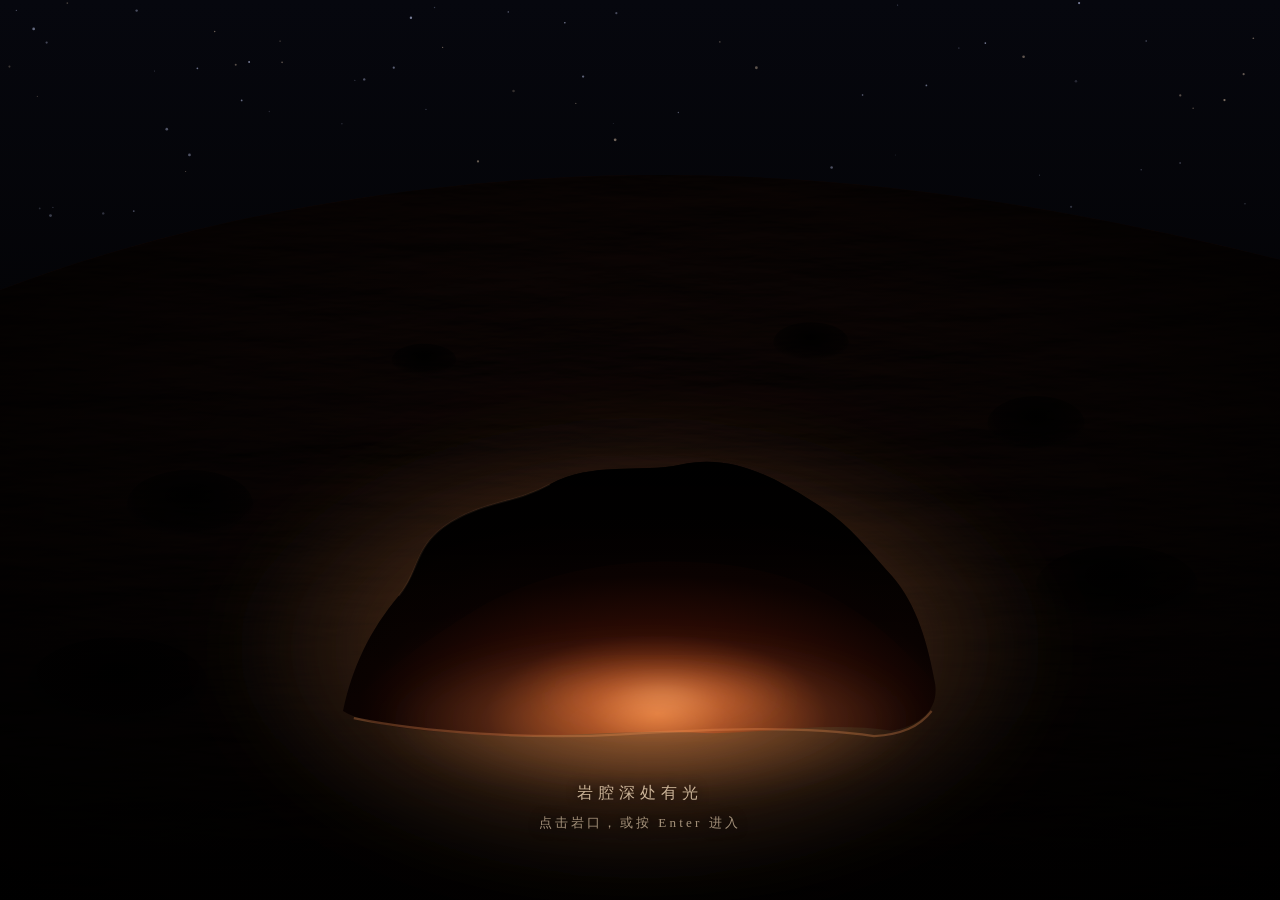
<file: index.html>
<!doctype html>
<html lang="zh-Hans">
<head>
<meta charset="utf-8">
<meta name="viewport" content="width=device-width, initial-scale=1">
<title>岁月史书 · Chronicles of Time</title>
<meta name="description" content="致敬《成龙历险记》的非官方静态演示。">
<meta name="color-scheme" content="dark">
<link rel="stylesheet" href="style.css">
<link rel="stylesheet" href="world.css">
</head>
<body class="scene-entrance book-table">

<!-- 共享 SVG 滤镜：砂岩、石台纹理（全部为程序生成的原创纹理） -->
<svg class="defs" width="0" height="0" aria-hidden="true" focusable="false">
  <defs>
    <filter id="f-sandstone" x="0" y="0" width="100%" height="100%" color-interpolation-filters="sRGB">
      <feTurbulence type="fractalNoise" baseFrequency="0.0055 0.012" numOctaves="7" seed="11" result="n"/>
      <feDiffuseLighting in="n" surfaceScale="4" diffuseConstant="1.05" lighting-color="#ffd0a0" result="lit">
        <feDistantLight azimuth="225" elevation="36"/>
      </feDiffuseLighting>
      <feFlood flood-color="#9a3b1a" result="base"/>
      <feBlend in="lit" in2="base" mode="multiply"/>
    </filter>
    <filter id="f-sandstone-night" x="0" y="0" width="100%" height="100%" color-interpolation-filters="sRGB">
      <feTurbulence type="fractalNoise" baseFrequency="0.0035 0.02" numOctaves="6" seed="4" result="n"/>
      <feDiffuseLighting in="n" surfaceScale="6" diffuseConstant="0.9" lighting-color="#7d7290" result="lit">
        <feDistantLight azimuth="270" elevation="42"/>
      </feDiffuseLighting>
      <feFlood flood-color="#5a2414" result="base"/>
      <feBlend in="lit" in2="base" mode="multiply"/>
    </filter>
    <filter id="f-stone" x="0" y="0" width="100%" height="100%" color-interpolation-filters="sRGB">
      <feTurbulence type="fractalNoise" baseFrequency="0.035 0.07" numOctaves="5" seed="23" result="n"/>
      <feDiffuseLighting in="n" surfaceScale="2.6" diffuseConstant="1" lighting-color="#eab894" result="lit">
        <feDistantLight azimuth="235" elevation="48"/>
      </feDiffuseLighting>
      <feFlood flood-color="#7a3820" result="base"/>
      <feBlend in="lit" in2="base" mode="multiply"/>
    </filter>
    <filter id="f-soft" x="-30%" y="-30%" width="160%" height="160%">
      <feGaussianBlur stdDeviation="16"/>
    </filter>
    <filter id="f-softer" x="-50%" y="-50%" width="200%" height="200%">
      <feGaussianBlur stdDeviation="40"/>
    </filter>
  </defs>
</svg>

<main id="app">

  <!-- ===== 石室 ===== -->
  <section id="chamber" class="scene" aria-label="乌鲁鲁岩腔石室" data-t-aria="chamberLabel">
    <svg class="chamber-art" viewBox="0 0 1600 1000" preserveAspectRatio="xMidYMid slice" aria-hidden="true" focusable="false">
      <defs>
        <radialGradient id="g-room-light" cx="48%" cy="58%" r="62%">
          <stop offset="0" stop-color="#000" stop-opacity="0"/>
          <stop offset="0.4" stop-color="#0a0201" stop-opacity="0.38"/>
          <stop offset="0.78" stop-color="#050100" stop-opacity="0.9"/>
          <stop offset="1" stop-color="#000" stop-opacity="0.96"/>
        </radialGradient>
        <linearGradient id="g-ceiling" x1="0" y1="0" x2="0" y2="1">
          <stop offset="0" stop-color="#050100" stop-opacity="0.97"/>
          <stop offset="1" stop-color="#140402" stop-opacity="0.72"/>
        </linearGradient>
        <linearGradient id="g-floor" x1="0" y1="0" x2="0" y2="1">
          <stop offset="0" stop-color="#3a1206" stop-opacity="0.55"/>
          <stop offset="1" stop-color="#050100" stop-opacity="0.96"/>
        </linearGradient>
        <linearGradient id="g-shaft" x1="0" y1="0" x2="0.35" y2="1">
          <stop offset="0" stop-color="#ffcf98" stop-opacity="0.04"/>
          <stop offset="0.14" stop-color="#ffcf98" stop-opacity="0.24"/>
          <stop offset="0.55" stop-color="#ffb070" stop-opacity="0.16"/>
          <stop offset="1" stop-color="#ff9a5a" stop-opacity="0.14"/>
        </linearGradient>
        <radialGradient id="g-pool" cx="50%" cy="50%" r="50%">
          <stop offset="0" stop-color="#ffb070" stop-opacity="0.42"/>
          <stop offset="1" stop-color="#ffb070" stop-opacity="0"/>
        </radialGradient>
        <radialGradient id="g-crack" cx="50%" cy="50%" r="50%">
          <stop offset="0" stop-color="#fff1d6" stop-opacity="1"/>
          <stop offset="0.5" stop-color="#ffc98a" stop-opacity="0.6"/>
          <stop offset="1" stop-color="#ff9a50" stop-opacity="0"/>
        </radialGradient>
        <radialGradient id="g-hollow" cx="50%" cy="40%" r="60%">
          <stop offset="0" stop-color="#0b0200" stop-opacity="0.9"/>
          <stop offset="0.7" stop-color="#1a0602" stop-opacity="0.45"/>
          <stop offset="1" stop-color="#1a0602" stop-opacity="0"/>
        </radialGradient>
      </defs>
      <rect width="1600" height="1000" filter="url(#f-sandstone)"/>
      <!-- 蜂窝状风蚀小洞 -->
      <g class="tafoni">
        <ellipse cx="200" cy="470" rx="80" ry="44" fill="url(#g-hollow)"/>
        <ellipse cx="1330" cy="430" rx="96" ry="52" fill="url(#g-hollow)"/>
        <ellipse cx="1240" cy="600" rx="52" ry="30" fill="url(#g-hollow)"/>
        <ellipse cx="300" cy="650" rx="60" ry="34" fill="url(#g-hollow)"/>
        <ellipse cx="1460" cy="700" rx="70" ry="40" fill="url(#g-hollow)"/>
        <ellipse cx="1080" cy="330" rx="40" ry="22" fill="url(#g-hollow)"/>
      </g>
      <!-- 地面光斑 -->
      <ellipse class="pool" cx="800" cy="800" rx="420" ry="110" fill="url(#g-pool)" filter="url(#f-soft)"/>
      <path d="M0 1000 V800 C280 760 560 748 800 750 C1060 752 1330 770 1600 820 V1000 Z" fill="url(#g-floor)"/>
      <rect width="1600" height="1000" fill="url(#g-room-light)"/>
      <!-- 顶部的岩檐 -->
      <path d="M0 0 H1600 V300 C1500 220 1380 168 1220 140 C1060 112 900 112 760 124 C640 134 560 120 500 136 C430 154 330 196 230 250 C140 298 70 350 0 400 Z" fill="url(#g-ceiling)"/>
      <!-- 岩檐上的裂隙：光的来处 -->
      <ellipse cx="462" cy="128" rx="70" ry="18" fill="url(#g-crack)" filter="url(#f-soft)" class="crack-glow" opacity="0.35"/>
      <path d="M390 120 C420 112 448 116 470 122 C492 128 512 126 534 134 C510 140 488 138 466 136 C440 134 414 132 390 120 Z" fill="#e89a62" fill-opacity="0.18" class="crack"/>
      <!-- 光柱 -->
      <polygon class="shaft" points="400,128 526,134 990,790 610,790" fill="url(#g-shaft)" filter="url(#f-softer)"/>
      <polygon class="shaft core" points="440,130 500,134 880,780 720,780" fill="url(#g-shaft)" filter="url(#f-soft)"/>
    </svg>

    <canvas id="dust" aria-hidden="true"></canvas>

    <!-- 石台 -->
    <div class="pedestal" aria-hidden="true">
      <svg viewBox="0 0 600 420" preserveAspectRatio="none" focusable="false">
        <defs>
          <clipPath id="c-top"><path d="M64 122 C118 78 486 74 536 116 C566 140 552 172 522 182 C420 208 180 208 78 184 C46 174 38 142 64 122 Z"/></clipPath>
          <clipPath id="c-front"><path d="M78 184 C180 208 420 208 522 182 C530 240 540 320 548 392 C430 420 170 420 52 392 C60 320 70 240 78 184 Z"/></clipPath>
          <linearGradient id="g-front-shade" x1="0" y1="0" x2="0" y2="1">
            <stop offset="0" stop-color="#1a0602" stop-opacity="0.1"/>
            <stop offset="1" stop-color="#050100" stop-opacity="0.8"/>
          </linearGradient>
          <linearGradient id="g-front-side" x1="0" y1="0" x2="1" y2="0">
            <stop offset="0" stop-color="#000" stop-opacity="0.65"/>
            <stop offset="0.35" stop-color="#000" stop-opacity="0"/>
            <stop offset="0.7" stop-color="#000" stop-opacity="0.15"/>
            <stop offset="1" stop-color="#000" stop-opacity="0.75"/>
          </linearGradient>
          <radialGradient id="g-top-shade" cx="40%" cy="35%" r="70%">
            <stop offset="0" stop-color="#ffcf9a" stop-opacity="0.12"/>
            <stop offset="0.6" stop-color="#2a0c04" stop-opacity="0.25"/>
            <stop offset="1" stop-color="#140402" stop-opacity="0.7"/>
          </radialGradient>
          <linearGradient id="g-ped-top" x1="0" y1="0" x2="0" y2="1"><stop offset="0" stop-color="#3e170a"/><stop offset="1" stop-color="#6e3019"/></linearGradient>
          <linearGradient id="g-ped-front" x1="0" y1="0" x2="0" y2="1"><stop offset="0" stop-color="#5a2412"/><stop offset="1" stop-color="#1a0703"/></linearGradient>
          <radialGradient id="g-ped-shadow" cx="50%" cy="50%" r="50%">
            <stop offset="0" stop-color="#000" stop-opacity="0.9"/>
            <stop offset="1" stop-color="#000" stop-opacity="0"/>
          </radialGradient>
        </defs>
        <ellipse cx="300" cy="396" rx="300" ry="34" fill="url(#g-ped-shadow)"/>
        <g clip-path="url(#c-front)">
          <rect width="600" height="420" fill="url(#g-ped-front)"/>
          <rect width="600" height="420" filter="url(#f-stone)" opacity="0.4"/>
          <rect width="600" height="420" fill="url(#g-front-shade)"/>
          <rect width="600" height="420" fill="url(#g-front-side)"/>
          <path d="M60 300 C200 318 400 316 544 296" stroke="#000" stroke-opacity="0.25" stroke-width="3" fill="none"/>
          <path d="M70 250 C220 262 380 262 534 246" stroke="#000" stroke-opacity="0.18" stroke-width="2" fill="none"/>
        </g>
        <g clip-path="url(#c-top)">
          <rect width="600" height="420" fill="url(#g-ped-top)"/>
          <rect width="600" height="420" filter="url(#f-stone)" opacity="0.5"/>
          <rect width="600" height="420" fill="url(#g-top-shade)"/>
        </g>
        <path d="M78 184 C180 208 420 208 522 182" stroke="#ffc896" stroke-opacity="0.3" stroke-width="2" fill="none"/>
        <path d="M64 122 C118 78 486 74 536 116" stroke="#ffe0b8" stroke-opacity="0.18" stroke-width="1.5" fill="none"/>
      </svg>
    </div>

    <!-- 书 -->
    <div class="stage" id="stage">
      <div class="rig" id="rig">
        <div class="book-shadow" aria-hidden="true"></div>
        <div class="edge edge-front edge-front-r" aria-hidden="true"></div>
        <div class="edge edge-front edge-front-l" aria-hidden="true"></div>
        <div class="edge edge-side edge-side-r" aria-hidden="true"></div>
        <div class="edge edge-side edge-side-l" aria-hidden="true"></div>

        <div class="book" id="book" role="region" aria-label="岁月史书" data-t-aria="bookLabel">
          <div class="leaves" id="leaves">
            <div class="board-back" aria-hidden="true"></div>
            <div class="stack stack-r" aria-hidden="true"></div>
            <div class="stack stack-l" aria-hidden="true"></div>
            <!-- 书页由 app.js 生成 -->
            <div class="rot-veins" id="veins" aria-hidden="true"></div>
            <div class="gutter" aria-hidden="true"></div>
            <div class="cast" id="cast" aria-hidden="true"></div>
          </div>
          <div class="book-light book-light-r" aria-hidden="true"></div>
          <div class="book-light book-light-l" aria-hidden="true"></div>

          <button type="button" class="corner corner-prev" id="corner-prev" aria-label="翻回上一页" data-t-aria="cornerPrev"></button>
          <button type="button" class="corner corner-next" id="corner-next" aria-label="翻到下一页" data-t-aria="cornerNext"></button>

          <button type="button" class="ribbon" id="ribbon" aria-label="Switch to English" data-t-aria="ribbonLabel">
            <span class="ribbon-silk"><span class="ribbon-text" data-t="ribbon">EN</span></span>
          </button>

          <button type="button" class="cover-hit" id="cover-hit" aria-label="翻开岁月史书" data-t-aria="coverLabel"></button>
        </div>
      </div>
    </div>

    <div class="vignette" aria-hidden="true"></div>
    <div class="dread" aria-hidden="true"></div>

    <p class="hint chamber-hint" id="chamber-hint">
      <span data-t="chamberHint1">石台上有一本书</span>
      <span class="hint-key" data-t="chamberHint2">点击书，或按 Enter 翻开</span>
    </p>

    <div class="controls" id="controls" role="group" aria-label="翻阅" data-t-aria="navLabel">
      <button type="button" class="ctl" id="btn-prev"><span aria-hidden="true">‹ </span><span data-t="prev">前页</span></button>
      <span class="indicator" id="indicator">第 1 / 5 对页</span>
      <button type="button" class="ctl" id="btn-next"><span data-t="next">后页</span><span aria-hidden="true"> ›</span></button>
      <span class="ctl-sep" aria-hidden="true">·</span>
      <button type="button" class="ctl" id="btn-close" data-t="close">合上书</button>
    </div>
    <p class="keys" id="keys" data-t="keys">← → 翻页　按住落笔　Esc 合上</p>
  </section>

  <!-- ===== 入洞 ===== -->
  <section id="entrance" class="scene" aria-label="岩腔入口" data-t-aria="entranceLabel">
    <button type="button" class="cave-btn" id="cave-btn" aria-label="进入岩腔" data-t-aria="caveLabel">
      <svg class="entrance-art" viewBox="0 0 1600 1000" preserveAspectRatio="xMidYMid slice" aria-hidden="true" focusable="false">
        <defs>
          <linearGradient id="g-sky" x1="0" y1="0" x2="0" y2="1">
            <stop offset="0" stop-color="#06070e"/>
            <stop offset="0.4" stop-color="#030305"/>
            <stop offset="1" stop-color="#000"/>
          </linearGradient>
          <clipPath id="c-rock"><path d="M0 1000 V360 C170 280 420 214 700 198 C980 182 1270 222 1600 312 V1000 Z"/></clipPath>
          <linearGradient id="g-rock-fade" x1="0" y1="0" x2="0" y2="1">
            <stop offset="0" stop-color="#000" stop-opacity="0.15"/>
            <stop offset="0.5" stop-color="#000" stop-opacity="0.55"/>
            <stop offset="1" stop-color="#000" stop-opacity="0.92"/>
          </linearGradient>
          <radialGradient id="g-rock-side" cx="50%" cy="62%" r="60%">
            <stop offset="0" stop-color="#000" stop-opacity="0"/>
            <stop offset="1" stop-color="#000" stop-opacity="0.9"/>
          </radialGradient>
          <radialGradient id="g-mouth" cx="53%" cy="92%" r="72%">
            <stop offset="0" stop-color="#c8642c"/>
            <stop offset="0.16" stop-color="#7e2e10"/>
            <stop offset="0.4" stop-color="#2c0b04"/>
            <stop offset="0.7" stop-color="#0b0201"/>
            <stop offset="1" stop-color="#030100"/>
          </radialGradient>
          <radialGradient id="g-deep" cx="50%" cy="50%" r="50%">
            <stop offset="0" stop-color="#ffc58a" stop-opacity="0.85"/>
            <stop offset="0.5" stop-color="#e0703a" stop-opacity="0.35"/>
            <stop offset="1" stop-color="#e0703a" stop-opacity="0"/>
          </radialGradient>
          <linearGradient id="g-lip" x1="0" y1="0" x2="0" y2="1">
            <stop offset="0" stop-color="#000" stop-opacity="0.95"/>
            <stop offset="0.5" stop-color="#000" stop-opacity="0.35"/>
            <stop offset="1" stop-color="#000" stop-opacity="0"/>
          </linearGradient>
          <radialGradient id="g-spill" cx="50%" cy="50%" r="50%">
            <stop offset="0" stop-color="#ff9a52" stop-opacity="0.45"/>
            <stop offset="1" stop-color="#ff9a52" stop-opacity="0"/>
          </radialGradient>
          <radialGradient id="g-pit" cx="50%" cy="38%" r="60%">
            <stop offset="0" stop-color="#000" stop-opacity="0.95"/>
            <stop offset="0.75" stop-color="#000" stop-opacity="0.5"/>
            <stop offset="1" stop-color="#000" stop-opacity="0"/>
          </radialGradient>
        </defs>
        <rect width="1600" height="1000" fill="url(#g-sky)"/>
        <g id="stars"></g>
        <g clip-path="url(#c-rock)">
          <rect width="1600" height="1000" filter="url(#f-sandstone-night)"/>
          <rect width="1600" height="1000" fill="url(#g-rock-fade)"/>
          <rect width="1600" height="1000" fill="url(#g-rock-side)"/>
          <ellipse cx="300" cy="560" rx="70" ry="38" fill="url(#g-pit)"/>
          <ellipse cx="1240" cy="470" rx="54" ry="30" fill="url(#g-pit)"/>
          <ellipse cx="1330" cy="650" rx="90" ry="44" fill="url(#g-pit)"/>
          <ellipse cx="220" cy="760" rx="100" ry="52" fill="url(#g-pit)"/>
          <ellipse cx="990" cy="380" rx="42" ry="22" fill="url(#g-pit)"/>
          <ellipse cx="560" cy="400" rx="36" ry="18" fill="url(#g-pit)"/>
          <ellipse class="mouth-spill" cx="800" cy="720" rx="460" ry="250" fill="url(#g-spill)" filter="url(#f-softer)"/>
        </g>
        <!-- 岩口 -->
        <g class="mouth">
          <path d="M470 790 C480 742 500 700 532 662 C556 634 548 606 590 580 C630 556 660 560 700 538 C748 512 800 526 846 516 C902 504 948 530 990 556 C1030 580 1046 602 1080 640 C1108 672 1120 716 1128 760 C1132 790 1110 806 1080 812 C1000 800 930 818 860 814 C780 810 700 822 620 816 C560 812 500 808 470 790 Z" fill="url(#g-mouth)"/>
          <ellipse cx="826" cy="776" rx="150" ry="30" fill="url(#g-deep)" filter="url(#f-soft)" class="mouth-deep"/>
          <path d="M470 790 C480 742 500 700 532 662 C556 634 548 606 590 580 C630 556 660 560 700 538 C748 512 800 526 846 516 C902 504 948 530 990 556 C1030 580 1046 602 1080 640 C1108 672 1120 716 1128 760 C1060 680 990 640 900 628 C800 616 700 630 620 676 C560 712 510 750 470 790 Z" fill="url(#g-lip)"/>
          <path d="M482 798 C560 814 680 822 780 816 C880 810 980 806 1060 818 C1090 816 1110 808 1124 790" stroke="#ff9a5a" stroke-opacity="0.28" stroke-width="2.5" fill="none"/>
          <path d="M532 662 C556 634 548 606 590 580 C630 556 660 560 700 538" stroke="#ffb27a" stroke-opacity="0.07" stroke-width="2" fill="none"/>
        </g>
        <ellipse class="mouth-glow" cx="812" cy="800" rx="300" ry="90" fill="url(#g-spill)" filter="url(#f-soft)"/>
      </svg>
    </button>
    <p class="hint entrance-hint" aria-hidden="true">
      <span data-t="enterHint1">岩腔深处有光</span>
      <span class="hint-key" data-t="enterHint2">点击岩口，或按 Enter 进入</span>
    </p>
  </section>

  <section id="world" class="w-root" hidden></section>

  <p class="portrait-note" data-t="portrait">横置屏幕或放宽窗口，书页更易读。</p>
  <div id="live" class="sr-only" aria-live="polite" aria-atomic="true"></div>
</main>

<noscript><p class="noscript">此演示需要启用 JavaScript。This demo needs JavaScript.</p></noscript>
<script src="world.js"></script>
<script src="app.js"></script>
</body>
</html>
</file>
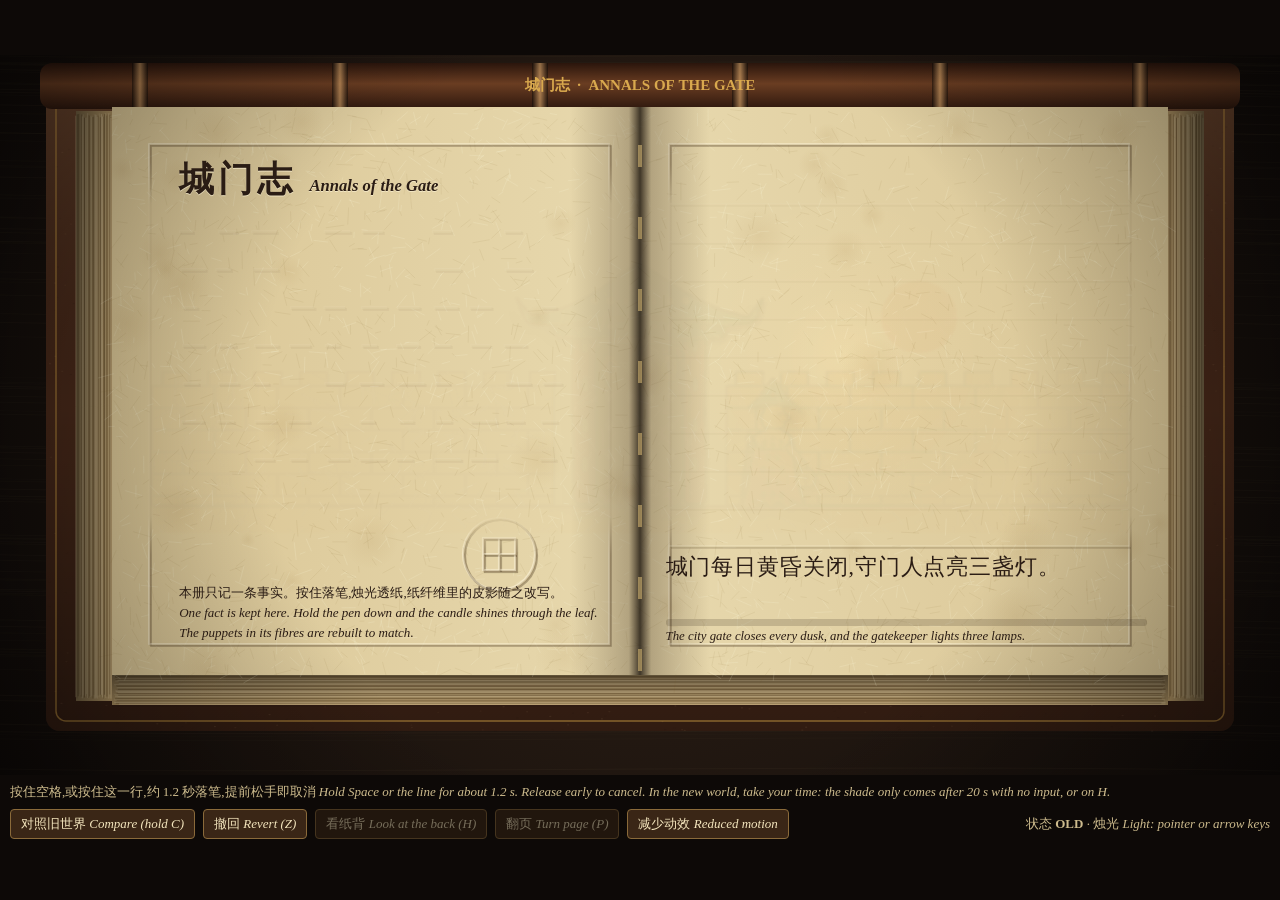
<file: rewrite-book-shadow/index.html>
<!doctype html>
<html lang="zh-CN">
<head>
<meta charset="utf-8">
<meta name="viewport" content="width=device-width, initial-scale=1">
<title>古书与皮影:纸页里的守门人 / Book and Shadow: the Gatekeeper in the Paper</title>
<link rel="stylesheet" href="style.css">
</head>
<body data-state="OLD" data-reduced="false" data-compare="false">
<main id="room">
  <div id="bookWrap">
    <canvas id="stage" width="1280" height="720" role="img" aria-label="一本打开的线装古书,烛光透过纸页 An open thread-bound book with candlelight shining through the paper"></canvas>
    <h1 id="title" class="ov">城门志 <small>Annals of the Gate</small></h1>
    <p id="meta" class="ov">本册只记一条事实。按住落笔,烛光透纸,纸纤维里的皮影随之改写。<br><i>One fact is kept here. Hold the pen down and the candle shines through the leaf. The puppets in its fibres are rebuilt to match.</i></p>
    <div id="fact" class="ov" tabindex="0" role="button" aria-labelledby="factOld factNew" aria-describedby="hint">
      <span class="old" id="factOld">城门每日黄昏关闭,守门人点亮三盏灯。</span>
      <span class="neu" id="factNew">这座城从来没有城门,黄昏也没有守门人。</span>
    </div>
    <div id="holdBar" class="ov" aria-hidden="true"><i id="holdFill"></i></div>
    <p id="cap" class="ov"><span id="capOld">The city gate closes every dusk, and the gatekeeper lights three lamps.</span><span id="capNew">This city never had a gate, and dusk never had a gatekeeper.</span></p>
    <p id="note" class="ov" hidden>守门人名册 0 · 纸背的影 1 <i>Gatekeepers on the roll 0, shades on the back of the leaf 1</i></p>
    <p id="anomNote" class="ov" hidden>影子答错了方向 <i>The shade answers the wrong way</i></p>
    <div id="sr" role="status" aria-live="polite"></div>
    <div id="cmpTag" class="ov">对照旧世界 <i>Comparing with the old world</i></div>
  </div>
  <div id="bar">
    <p id="hint">按住空格,或按住这一行,约 1.2 秒落笔,提前松手即取消 <i>Hold Space or the line for about 1.2 s. Release early to cancel. In the new world, take your time: the shade only comes after 20 s with no input, or on H.</i></p>
    <div id="controls">
      <button id="compareBtn" type="button" aria-pressed="false">对照旧世界 <i>Compare (hold C)</i></button>
      <button id="revertBtn" type="button">撤回 <i>Revert (Z)</i></button>
      <button id="waitBtn" type="button" disabled>看纸背 <i>Look at the back (H)</i></button>
      <button id="turnBtn" type="button" disabled>翻页 <i>Turn page (P)</i></button>
      <button id="reduceBtn" type="button" aria-pressed="false">减少动效 <i>Reduced motion</i></button>
      <span class="tag">状态 <b id="stateTag">OLD</b> · 烛光 <i>Light: pointer or arrow keys</i></span>
    </div>
  </div>
</main>
<script src="core.js"></script>
<script src="paint.js"></script>
<script src="app.js"></script>
</body>
</html>
</file>
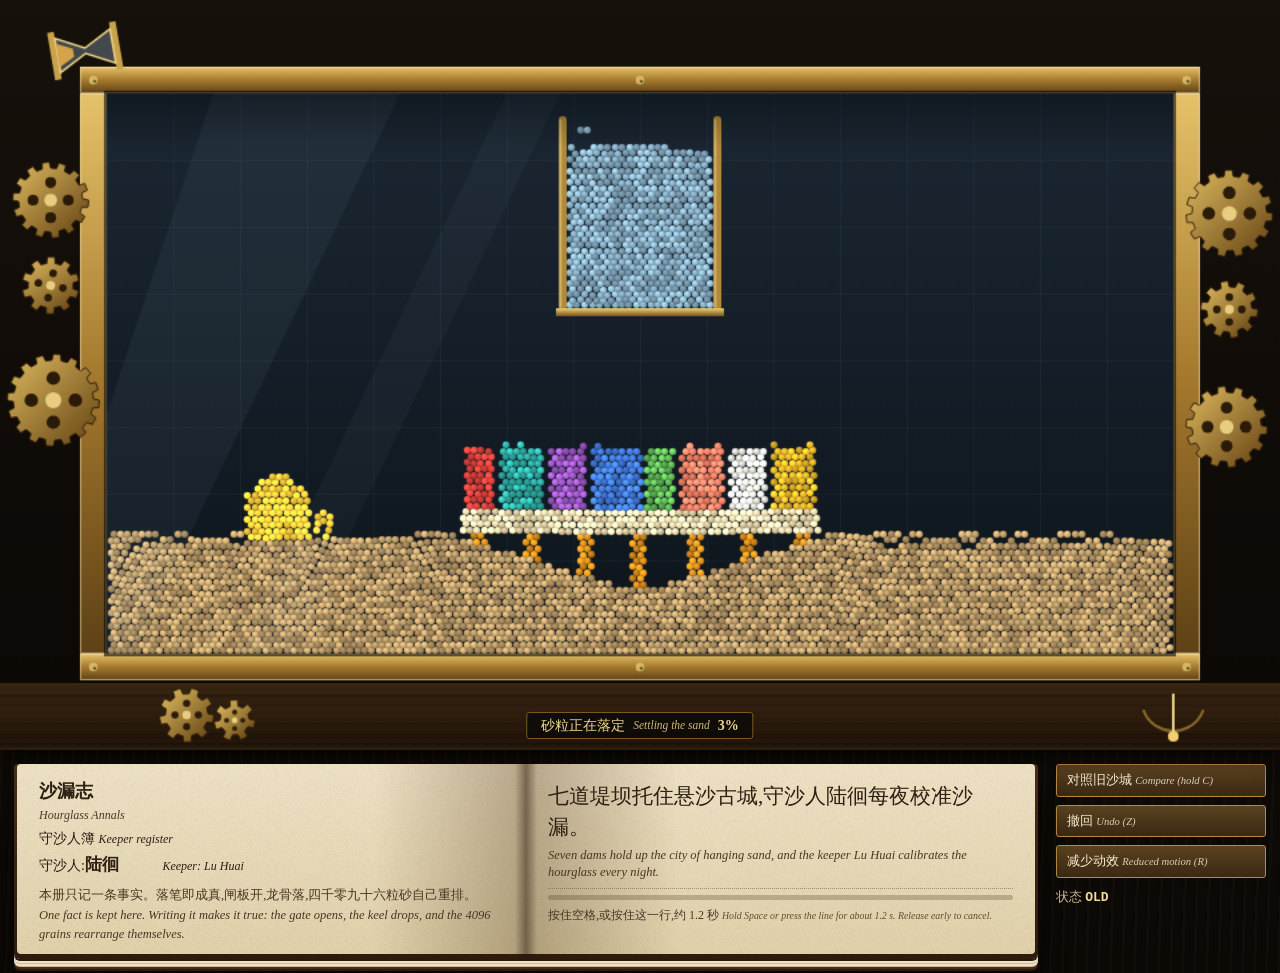
<file: rewrite-v10/index.html>
<!doctype html>
<html lang="zh-CN">
<head>
<meta charset="utf-8">
<meta name="viewport" content="width=device-width, initial-scale=1">
<title>V10 重力沙漏 / The Gravity Hourglass</title>
<link rel="stylesheet" href="style.css">
</head>
<body data-state="OLD" data-reduced="false" data-compare="false" data-blind="false">
<main id="table">
  <section id="obs" aria-label="沙漏砂腔 The sand chamber">
    <canvas id="stage" width="960" height="560" role="img" aria-label="黄铜玻璃沙漏的砂腔剖面:4096颗砂粒堆成峡谷、七道铜色堤坝和悬沙古城。 A brass and glass hourglass chamber in section: 4096 sand grains form a canyon, seven brass dams and a city of hanging sand."></canvas>
    <div id="cmpTag">对照旧沙城 <i>Comparing with the old sand city</i></div>
    <div id="loading" role="status" aria-live="polite"><span id="loadZh">砂粒正在落定</span> <i id="loadEn">Settling the sand</i> <b id="loadPct"></b></div>
  </section>
  <section id="deskrow" aria-label="书与控制 Book and controls">
    <div id="book">
      <div class="page left">
        <h3>沙漏志 <small>Hourglass Annals</small></h3>
        <p class="reg"><span class="rl">守沙人簿 <i>Keeper register</i></span>
          <span class="keeper">守沙人:<b id="keeper">陆徊</b><b id="keeperRw" aria-hidden="true">陆徊</b> <i id="keeperEn">Keeper: Lu Huai</i></span></p>
        <p class="meta">本册只记一条事实。落笔即成真,闸板开,龙骨落,四千零九十六粒砂自己重排。<br><i>One fact is kept here. Writing it makes it true: the gate opens, the keel drops, and the 4096 grains rearrange themselves.</i></p>
      </div>
      <div class="page right">
        <div id="fact" tabindex="0" role="button" aria-label="按住空格或按住这一行以改写 Hold Space or press and hold this line to rewrite">
          <div class="stack zh"><span class="old" id="factOld">七道堤坝托住悬沙古城,守沙人陆徊每夜校准沙漏。</span><span class="neu" id="factNew">悬沙古城从未筑坝,流沙将城分为两岸。</span></div>
          <div class="stack cap"><span class="old" id="capOld">Seven dams hold up the city of hanging sand, and the keeper Lu Huai calibrates the hourglass every night.</span><span class="neu" id="capNew">The city of hanging sand never had a dam, and the flowing sand splits the city into two banks.</span></div>
          <i id="pen" aria-hidden="true"></i>
          <canvas id="scorch" width="200" height="250" aria-hidden="true"></canvas>
        </div>
        <div class="hold" aria-hidden="true"><div id="holdBar"></div></div>
        <p id="hint">按住空格,或按住这一行,约 1.2 秒 <i>Hold Space or press the line for about 1.2 s. Release early to cancel.</i></p>
      </div>
      <div id="gutterShade" aria-hidden="true"></div>
    </div>
    <div id="side">
      <div id="controls">
        <button id="compareBtn" type="button" aria-pressed="false">对照旧沙城 <i>Compare (hold C)</i></button>
        <button id="revertBtn" type="button">撤回 <i>Undo (Z)</i></button>
        <button id="reduceBtn" type="button" aria-pressed="false">减少动效 <i>Reduced motion (R)</i></button>
      </div>
      <p class="tag">状态 <b id="stateTag">OLD</b></p>
    </div>
  </section>
</main>
<script src="core.js"></script>
<script src="paint.js"></script>
<script src="app.js"></script>
</body>
</html>
</file>
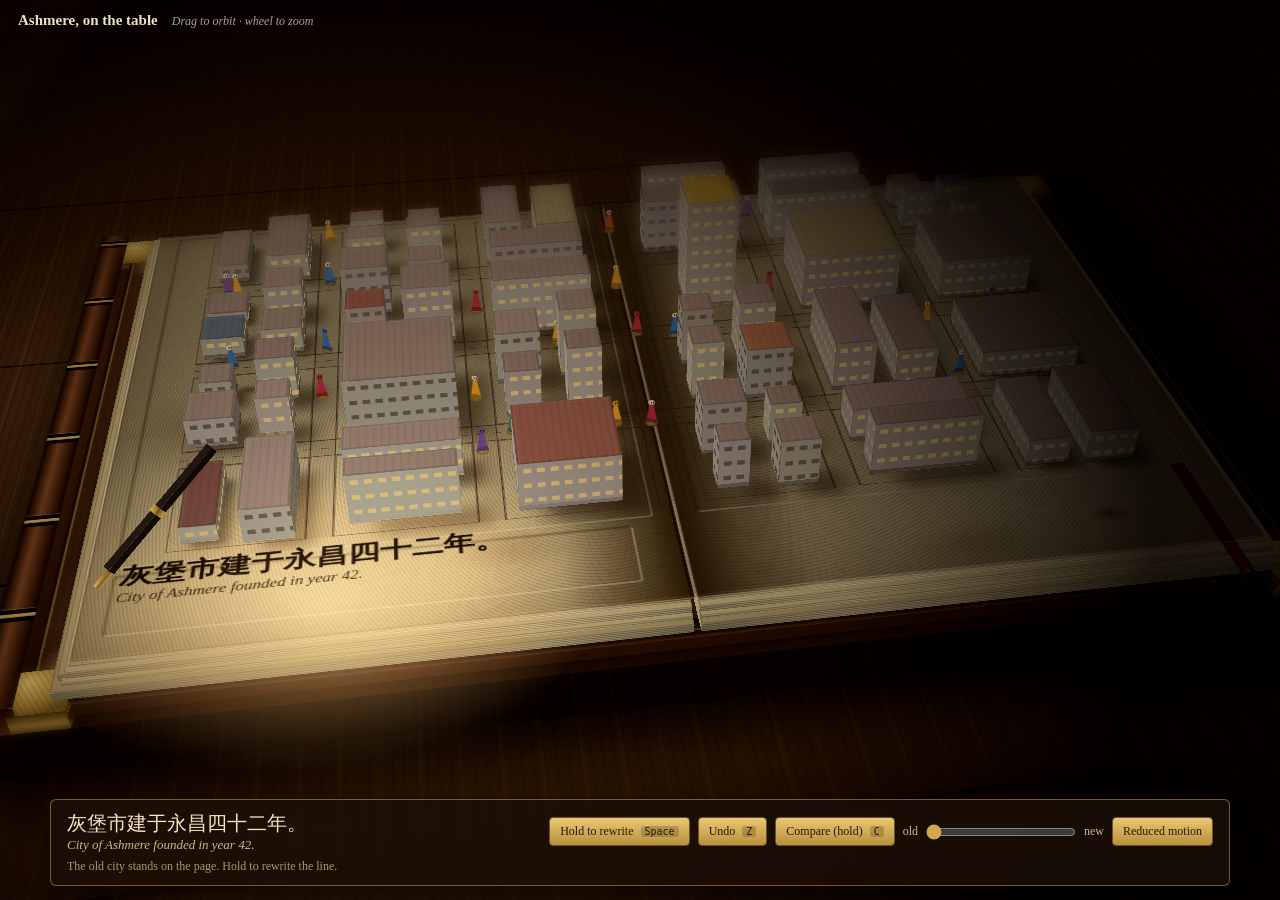
<file: rewrite-v2/index.html>
<!doctype html>
<html lang="en">
<head>
<meta charset="utf-8">
<meta name="viewport" content="width=device-width,initial-scale=1">
<title>Rewrite Reality V2 · Ashmere diorama</title>
<link rel="stylesheet" href="style.css">
</head>
<body>
<div id="frame">
  <div id="stage">
    <div id="cam"><div id="world"></div></div>
  </div>
  <div class="lamp" aria-hidden="true"></div>
  <div class="tilt top" aria-hidden="true"></div>
  <div class="tilt bot" aria-hidden="true"></div>
  <div class="vig" aria-hidden="true"></div>
</div>

<header id="head">
  <b>Ashmere, on the table</b>
  <span>Drag to orbit · wheel to zoom</span>
</header>

<section id="dock" data-state="OLD" data-echo="false">
  <div class="fact" aria-live="polite">
    <p class="zh" id="factZh" lang="zh">灰堡市建于永昌四十二年。</p>
    <p class="en" id="factEn">City of Ashmere founded in year 42.</p>
  </div>
  <div class="ctl">
    <button id="penBtn" type="button">Hold to rewrite <kbd>Space</kbd></button>
    <button id="undoBtn" type="button">Undo <kbd>Z</kbd></button>
    <button id="compareBtn" type="button" aria-pressed="false">Compare (hold) <kbd>C</kbd></button>
    <label class="scrubL">old <input id="scrub" type="range" min="0" max="1000" value="0" aria-label="old to new world"> new</label>
    <button id="reduceBtn" type="button" aria-pressed="false">Reduced motion</button>
  </div>
  <div class="echo" id="echo" lang="zh">
    <span class="zh">他记得永昌四十二年。</span>
    <span class="en">Margin note: “He remembers year 42.” The one token the rewrite did not unwrite is the scribe who set the line down.</span>
  </div>
  <div class="status" id="status">The old city. Hold to write.</div>
</section>

<script src="core.js"></script>
<script src="app.js"></script>
</body>
</html>
</file>
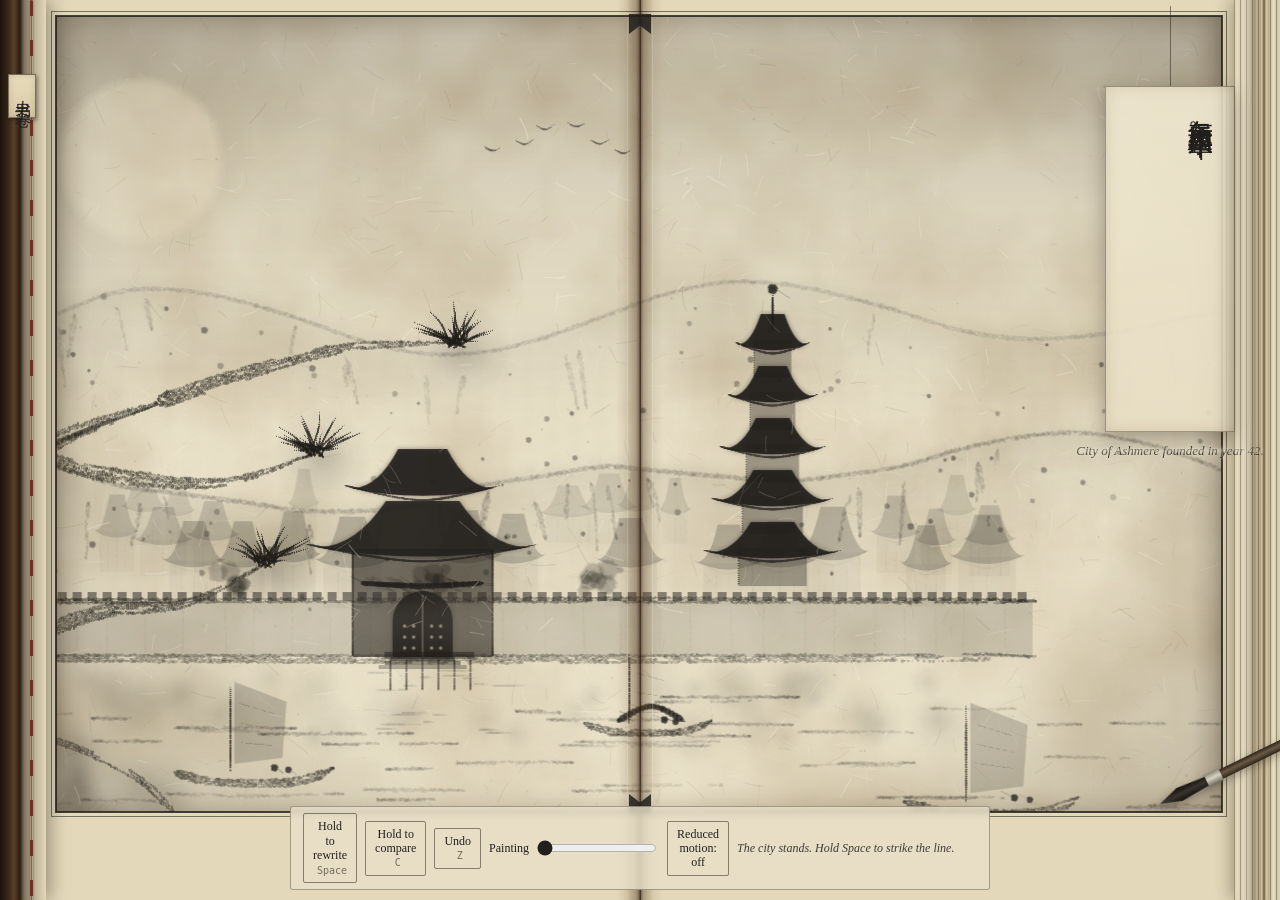
<file: rewrite-v3/index.html>
<!doctype html>
<html lang="en">
<head>
<meta charset="utf-8">
<meta name="viewport" content="width=device-width,initial-scale=1">
<title>Rewrite V3 · the ink-wash scroll</title>
<link rel="stylesheet" href="style.css">
</head>
<body>
<canvas id="scene" aria-label="Ink-wash landscape of a walled river city"></canvas>
<canvas id="ghost" class="ghost" aria-hidden="true"></canvas>
<div id="vignette"></div>
<div id="folio" aria-hidden="true"><i class="margin"></i><i class="frame"></i><i class="crease"></i><i class="tail t"></i><i class="tail b"></i></div>
<div class="roller left"><i></i></div>
<div class="roller right"><i></i></div>
<div id="bookLabel" aria-hidden="true"><span lang="zh">史书 卷一</span></div>

<section id="slip" data-echo="false" aria-label="The written fact">
  <div class="cord"></div>
  <div class="card" id="card">
    <p class="zh" lang="zh">
      <span id="zhOld">灰堡市建于永昌四十二年。</span>
      <span id="zhNew">灰堡市从未建立。</span>
      <span id="zhNote">他记得永昌四十二年。</span>
    </p>
    <canvas id="strike"></canvas>
  </div>
  <div class="en">
    <p id="enOld">City of Ashmere founded in year 42.</p>
    <p id="enNew">City of Ashmere was never founded.</p>
    <p id="enNote">He remembers year 42.</p>
  </div>
</section>

<div id="brush" aria-hidden="true"><i class="shaft"></i><i class="ferrule"></i><i class="hair"></i></div>

<nav id="dock" data-echo="false" aria-label="Controls">
  <button id="holdBtn" type="button">Hold to rewrite <kbd>Space</kbd></button>
  <button id="compareBtn" type="button" aria-pressed="false">Hold to compare <kbd>C</kbd></button>
  <button id="undoBtn" type="button">Undo <kbd>Z</kbd></button>
  <label class="scrub">Painting <input id="scrub" type="range" min="0" max="1" step="0.01" value="0" aria-label="Rewrite progress"></label>
  <button id="reduceBtn" type="button" aria-pressed="false">Reduced motion: off</button>
  <span id="status" role="status">The city stands. Hold Space to strike the line.</span>
</nav>

<script src="core.js"></script>
<script src="paint.js"></script>
<script src="app.js"></script>
</body>
</html>
</file>
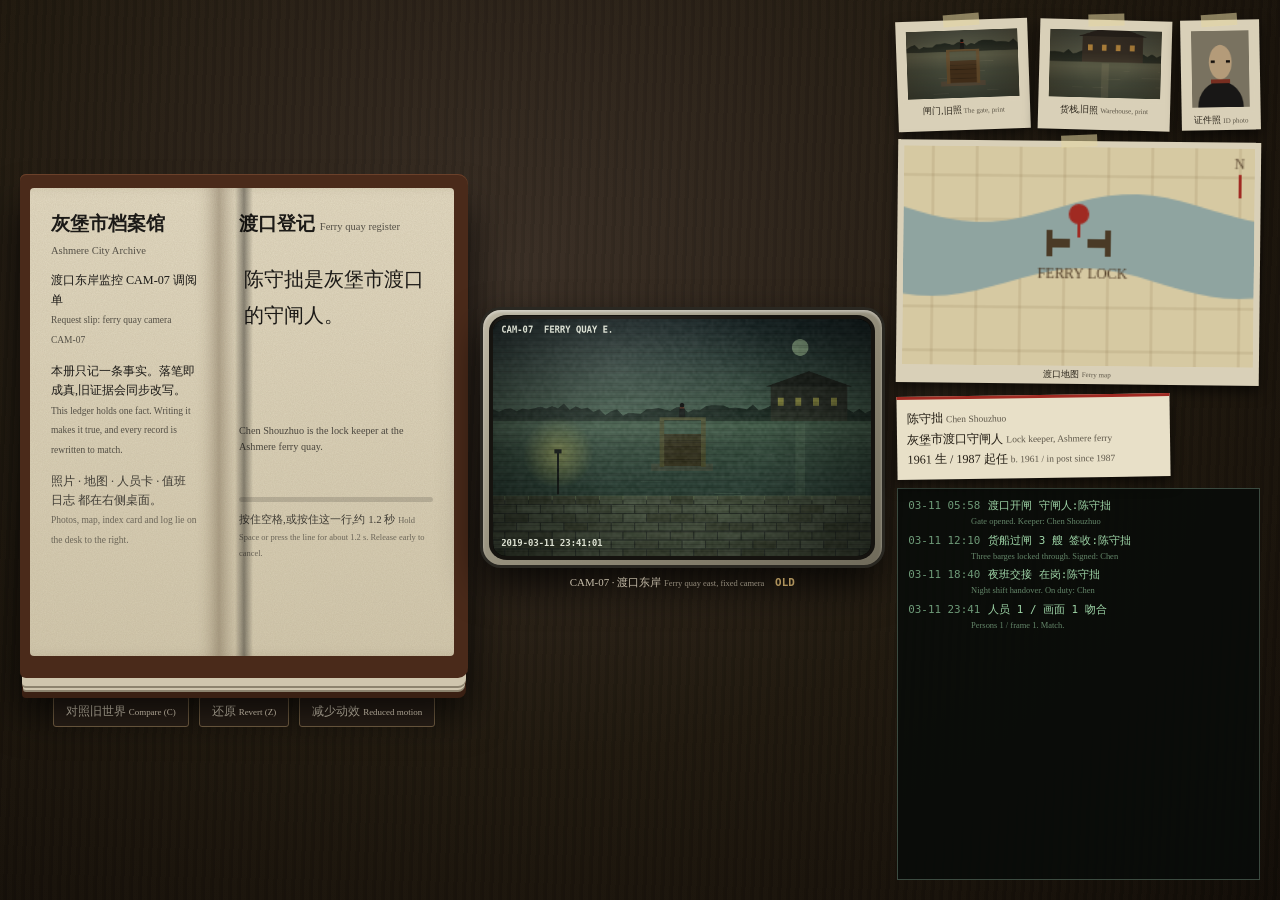
<file: rewrite-v4/index.html>
<!doctype html>
<html lang="zh-CN">
<head>
<meta charset="utf-8">
<meta name="viewport" content="width=device-width, initial-scale=1">
<title>V4 档案证据室 / Archive Evidence Room</title>
<link rel="stylesheet" href="style.css">
</head>
<body data-state="OLD" data-reduced="false" data-compare="false">
<main id="desk">
  <section id="bookWrap" aria-label="档案册 Archive ledger">
    <div id="book">
      <div class="page left">
        <h3>灰堡市档案馆 <small>Ashmere City Archive</small></h3>
        <p class="meta">渡口东岸监控 CAM-07 调阅单<br><i>Request slip: ferry quay camera CAM-07</i></p>
        <p class="meta">本册只记一条事实。落笔即成真,旧证据会同步改写。<br><i>This ledger holds one fact. Writing it makes it true, and every record is rewritten to match.</i></p>
        <p class="meta small">照片 · 地图 · 人员卡 · 值班日志 都在右侧桌面。<br><i>Photos, map, index card and log lie on the desk to the right.</i></p>
      </div>
      <div class="page right">
        <h3>渡口登记 <small>Ferry quay register</small></h3>
        <div id="fact" tabindex="0" role="button" aria-label="按住空格或按住这一行以改写 Hold Space or press and hold this line to rewrite">
          <span class="old" id="factOld">陈守拙是灰堡市渡口的守闸人。</span>
          <span class="neu" id="factNew">渡口从未设闸,陈守拙从未存在。</span>
          <canvas id="ink" width="520" height="96"></canvas>
        </div>
        <p class="cap"><span id="capOld">Chen Shouzhuo is the lock keeper at the Ashmere ferry quay.</span><br><span id="capNew">The ferry never had a lock. Chen Shouzhuo never existed.</span></p>
        <div class="hold" aria-hidden="true"><div id="holdBar"></div></div>
        <p id="hint">按住空格,或按住这一行,约 1.2 秒 <i>Hold Space or press the line for about 1.2 s. Release early to cancel.</i></p>
      </div>
    </div>
    <div id="controls">
      <button id="compareBtn" type="button" aria-pressed="false">对照旧世界 <i>Compare (C)</i></button>
      <button id="revertBtn" type="button">还原 <i>Revert (Z)</i></button>
      <button id="reduceBtn" type="button" aria-pressed="false">减少动效 <i>Reduced motion</i></button>
    </div>
  </section>

  <section id="monitor" aria-label="CAM-07 live feed">
    <div class="crt"><canvas id="cam" width="640" height="400"></canvas><div class="glass"></div></div>
    <div class="plate">CAM-07 · 渡口东岸 <i>Ferry quay east, fixed camera</i> <b id="stateTag">OLD</b></div>
  </section>

  <aside id="evidence" aria-label="证据 Evidence">
    <figure class="photo p1"><canvas id="ph1" width="170" height="108"></canvas><figcaption>闸门,旧照 <i>The gate, print</i></figcaption></figure>
    <figure class="photo p2"><canvas id="ph2" width="170" height="108"></canvas><figcaption>货栈,旧照 <i>Warehouse, print</i></figcaption></figure>
    <figure class="photo p3"><canvas id="ph3" width="84" height="108"></canvas><figcaption>证件照 <i>ID photo</i></figcaption></figure>
    <figure class="map"><canvas id="map" width="240" height="150"></canvas><figcaption>渡口地图 <i>Ferry map</i></figcaption></figure>
    <div id="card" aria-label="人员卡 Index card">
      <div class="ln" id="cName"><span>陈守拙</span> <i>Chen Shouzhuo</i></div>
      <div class="ln" id="cRole"><span>灰堡市渡口守闸人</span> <i>Lock keeper, Ashmere ferry</i></div>
      <div class="ln" id="cYear"><span>1961 生 / 1987 起任</span> <i>b. 1961 / in post since 1987</i></div>
      <div id="cNone"><span>查无此人</span> <i>NO RECORD</i></div>
    </div>
    <ul id="log" aria-label="值班日志 Duty log"></ul>
  </aside>
</main>
<script src="core.js"></script>
<script src="paint.js"></script>
<script src="app.js"></script>
</body>
</html>
</file>
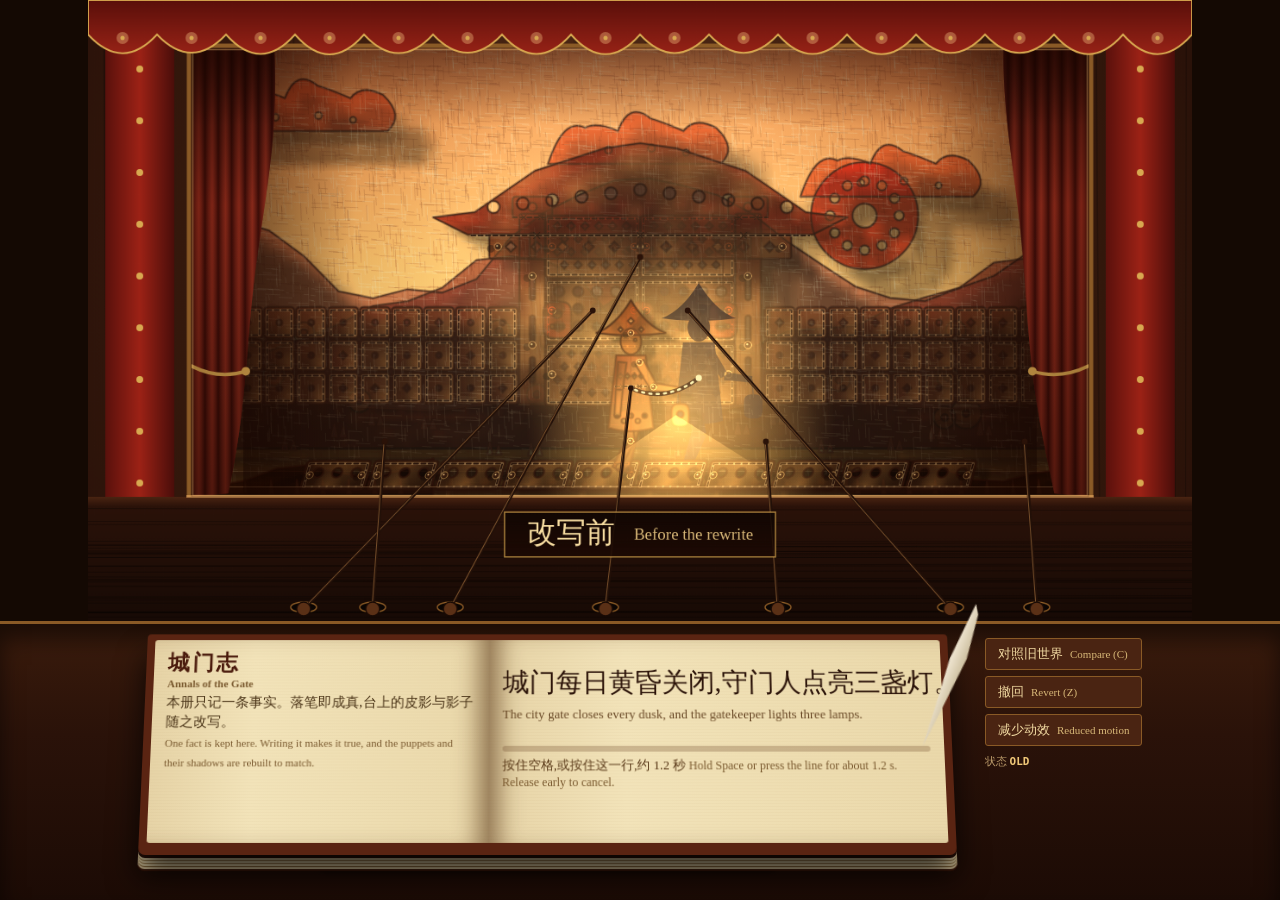
<file: rewrite-v5/index.html>
<!doctype html>
<html lang="zh-CN">
<head>
<meta charset="utf-8">
<meta name="viewport" content="width=device-width, initial-scale=1">
<title>V5 机械皮影剧场 / Mechanical Shadow Theatre</title>
<link rel="stylesheet" href="style.css">
</head>
<body data-state="OLD" data-reduced="false" data-compare="false">
<main id="room">
  <section id="theatre" aria-label="皮影舞台 Shadow-puppet stage">
    <canvas id="stage" width="1280" height="720" role="img" aria-label="三层纱幕上的皮革皮影舞台 A stage of leather puppets on three scrims"></canvas>
    <canvas id="sur" width="1280" height="64" role="img" aria-label="字幕 Surtitle"></canvas>
    <div id="dim" aria-hidden="true"></div>
    <div id="cmpTag">对照旧世界 <i>Comparing with the old world</i></div>
  </section>
  <section id="desk" aria-label="写字台 Writing desk">
    <div id="bookWrap">
      <div id="pool" aria-hidden="true"></div>
      <div id="book">
        <div class="page left">
          <h3>城门志 <small>Annals of the Gate</small></h3>
          <p class="meta">本册只记一条事实。落笔即成真,台上的皮影与影子随之改写。<br><i>One fact is kept here. Writing it makes it true, and the puppets and their shadows are rebuilt to match.</i></p>
        </div>
        <div class="page right">
          <div id="fact" tabindex="0" role="button" aria-label="按住空格或按住这一行以改写 Hold Space or press and hold this line to rewrite">
            <span class="old" id="factOld">城门每日黄昏关闭,守门人点亮三盏灯。</span>
            <span class="neu" id="factNew">这座城从来没有城门,黄昏也没有守门人。</span>
            <canvas id="ink" width="560" height="86"></canvas>
          </div>
          <p class="cap"><span id="capOld">The city gate closes every dusk, and the gatekeeper lights three lamps.</span><br><span id="capNew">This city never had a gate, and dusk never had a gatekeeper.</span></p>
          <div class="hold" aria-hidden="true"><div id="holdBar"></div></div>
          <p id="hint">按住空格,或按住这一行,约 1.2 秒 <i>Hold Space or press the line for about 1.2 s. Release early to cancel.</i></p>
        </div>
        <div id="quill" aria-hidden="true"></div>
      </div>
    </div>
    <div id="side">
      <div id="controls">
        <button id="compareBtn" type="button" aria-pressed="false">对照旧世界 <i>Compare (C)</i></button>
        <button id="revertBtn" type="button">撤回 <i>Revert (Z)</i></button>
        <button id="reduceBtn" type="button" aria-pressed="false">减少动效 <i>Reduced motion</i></button>
      </div>
      <p id="note" hidden aria-live="polite">守门人名册 0 · 纱幕上的影 1 <i>Gatekeepers on the roll 0, shades on the scrim 1</i></p>
      <p class="tag">状态 <b id="stateTag">OLD</b></p>
    </div>
  </section>
</main>
<script src="core.js"></script>
<script src="cjk.js"></script>
<script src="paint.js"></script>
<script src="app.js"></script>
</body>
</html>
</file>
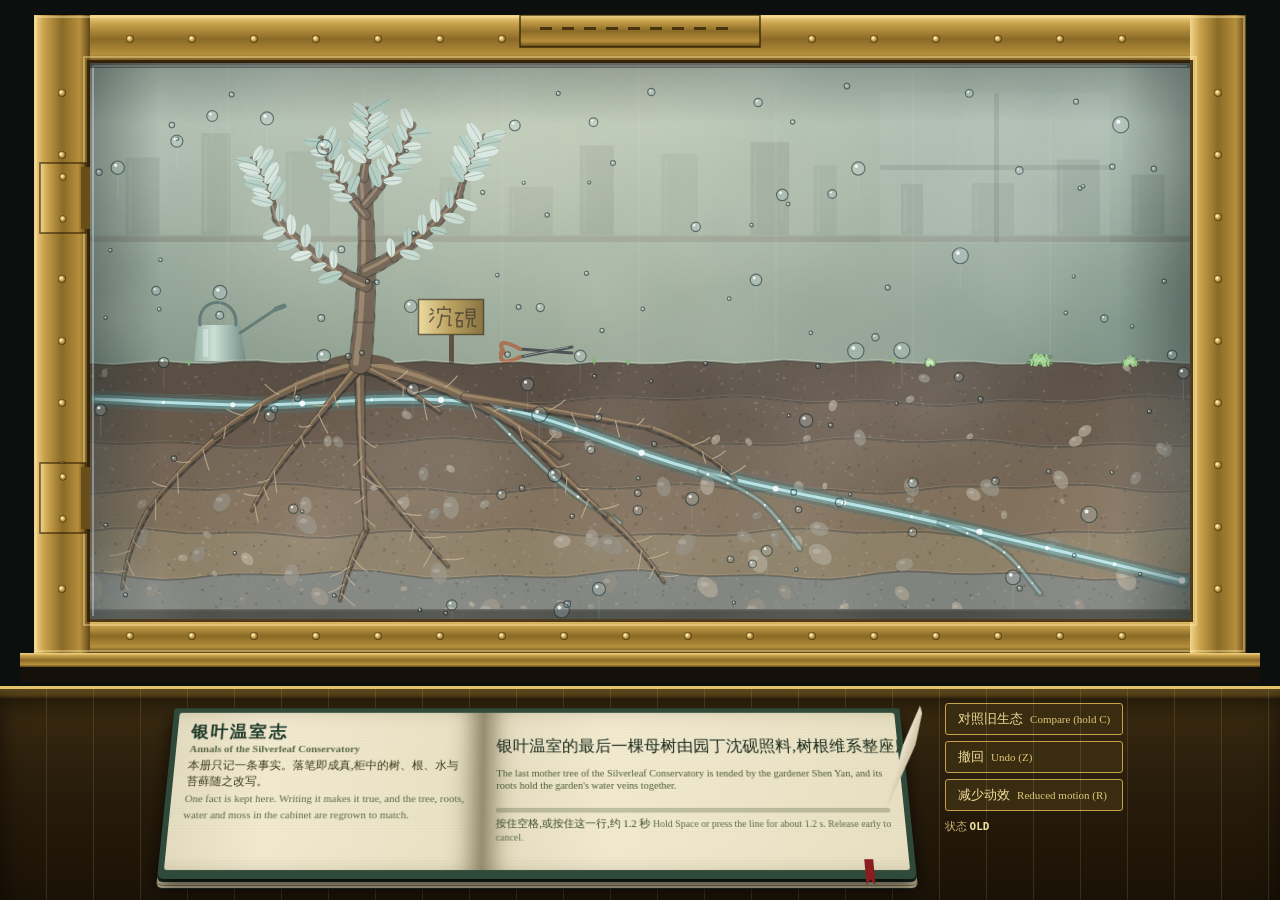
<file: rewrite-v6/index.html>
<!doctype html>
<html lang="zh-CN">
<head>
<meta charset="utf-8">
<meta name="viewport" content="width=device-width, initial-scale=1">
<title>V6 玻璃生态标本馆 / Glass Vivarium Cabinet</title>
<link rel="stylesheet" href="style.css">
</head>
<body data-state="OLD" data-reduced="false" data-compare="false">
<main id="room">
  <section id="cabinet" aria-label="玻璃标本柜 Glass specimen cabinet">
    <canvas id="stage" width="1280" height="680" role="img" aria-label="铜框玻璃柜里的土层剖面、母树、根系、水脉、苔藓与蕨 A brass-framed glass cabinet with soil strata, a mother tree, roots, a water vein, moss and ferns"></canvas>
    <div id="cmpTag">对照旧生态 <i>Comparing with the old ecology</i></div>
    <p id="note" hidden aria-live="polite">玻璃内侧的凝露写出一个名字:沈砚 <i>Beads of condensation on the inside of the glass spell a name: Shen Yan</i></p>
  </section>
  <section id="bench" aria-label="铜制工作台 Brass bench">
    <div id="bookWrap">
      <div id="book">
        <div class="page left">
          <h3>银叶温室志 <small>Annals of the Silverleaf Conservatory</small></h3>
          <p class="meta">本册只记一条事实。落笔即成真,柜中的树、根、水与苔藓随之改写。<br><i>One fact is kept here. Writing it makes it true, and the tree, roots, water and moss in the cabinet are regrown to match.</i></p>
        </div>
        <div class="page right">
          <div id="fact" tabindex="0" role="button" aria-label="按住空格或按住这一行以改写 Hold Space or press and hold this line to rewrite">
            <span class="old" id="factOld">银叶温室的最后一棵母树由园丁沈砚照料,树根维系整座庭园的水脉。</span>
            <span class="neu" id="factNew">银叶温室从未有过母树,也从未有过园丁沈砚。</span>
            <canvas id="ink" width="520" height="80"></canvas>
          </div>
          <p class="cap"><span id="capOld">The last mother tree of the Silverleaf Conservatory is tended by the gardener Shen Yan, and its roots hold the garden's water veins together.</span><span id="capNew">The Silverleaf Conservatory never had a mother tree, and never had a gardener named Shen Yan.</span></p>
          <div class="hold" aria-hidden="true"><div id="holdBar"></div></div>
          <p id="hint">按住空格,或按住这一行,约 1.2 秒 <i>Hold Space or press the line for about 1.2 s. Release early to cancel.</i></p>
        </div>
        <div id="ribbon" aria-hidden="true"></div>
        <div id="quill" aria-hidden="true"></div>
      </div>
    </div>
    <div id="side">
      <div id="controls">
        <button id="compareBtn" type="button" aria-pressed="false">对照旧生态 <i>Compare (hold C)</i></button>
        <button id="revertBtn" type="button">撤回 <i>Undo (Z)</i></button>
        <button id="reduceBtn" type="button" aria-pressed="false">减少动效 <i>Reduced motion (R)</i></button>
      </div>
      <p class="tag">状态 <b id="stateTag">OLD</b></p>
    </div>
  </section>
</main>
<script src="core.js"></script>
<script src="paint.js"></script>
<script src="app.js"></script>
</body>
</html>
</file>
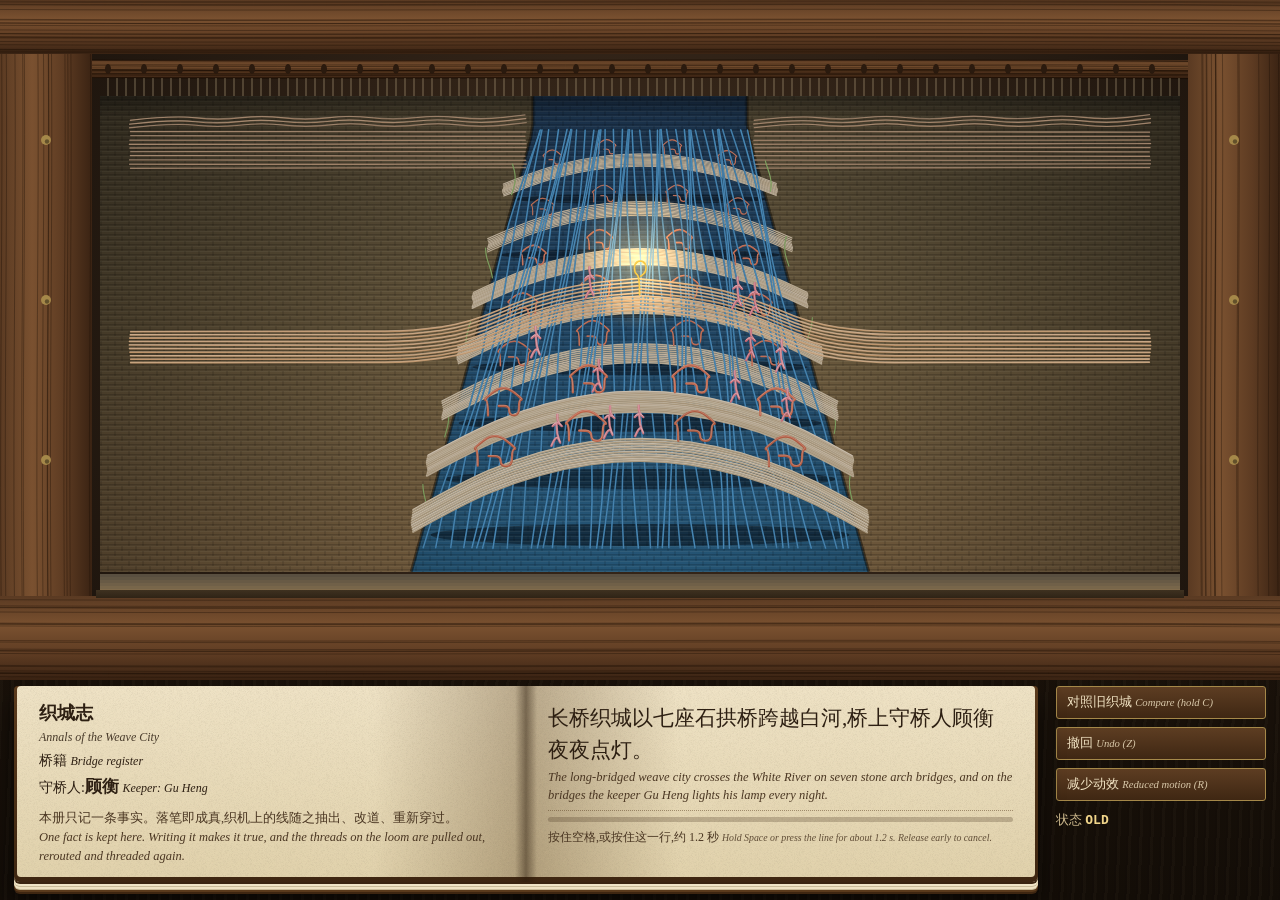
<file: rewrite-v7/index.html>
<!doctype html>
<html lang="zh-CN">
<head>
<meta charset="utf-8">
<meta name="viewport" content="width=device-width, initial-scale=1">
<title>V7 命运织机 / Fate Loom</title>
<link rel="stylesheet" href="style.css">
</head>
<body data-state="OLD" data-reduced="false" data-compare="false">
<main id="table">
  <section id="loom" aria-label="织机 The loom">
    <canvas id="stage" width="1280" height="680" role="img" aria-label="木织机上的织城挂毯:白河上有七座石拱桥,守桥人的灯是一根金线。 A tapestry of a weave city on a wooden loom: seven stone arch bridges over the White River, and the keeper's lamp is a single golden thread."></canvas>
    <div id="cmpTag">对照旧织城 <i>Comparing with the old weave</i></div>
  </section>
  <div id="gutterThread" aria-hidden="true"></div>
  <section id="deskrow" aria-label="书与控制 Book and controls">
    <div id="book">
      <div class="page left">
        <h3>织城志 <small>Annals of the Weave City</small></h3>
        <p class="reg"><span class="rl">桥籍 <i>Bridge register</i></span>
          <span class="keeper">守桥人:<b id="keeper">顾衡</b> <i id="keeperEn">Keeper: Gu Heng</i></span></p>
        <p class="meta">本册只记一条事实。落笔即成真,织机上的线随之抽出、改道、重新穿过。<br><i>One fact is kept here. Writing it makes it true, and the threads on the loom are pulled out, rerouted and threaded again.</i></p>
      </div>
      <div class="page right">
        <div id="fact" tabindex="0" role="button" aria-label="按住空格或按住这一行以改写 Hold Space or press and hold this line to rewrite">
          <div class="stack zh"><span class="old" id="factOld">长桥织城以七座石拱桥跨越白河,桥上守桥人顾衡夜夜点灯。</span><span class="neu" id="factNew">白河从未建桥,织城沿河两岸分隔百年。</span></div>
          <div class="stack cap"><span class="old" id="capOld">The long-bridged weave city crosses the White River on seven stone arch bridges, and on the bridges the keeper Gu Heng lights his lamp every night.</span><span class="neu" id="capNew">No bridge was ever built over the White River, and the weave city has stood divided along its two banks for a hundred years.</span></div>
          <i id="pen" aria-hidden="true"></i>
        </div>
        <div class="hold" aria-hidden="true"><div id="holdBar"></div></div>
        <p id="hint">按住空格,或按住这一行,约 1.2 秒 <i>Hold Space or press the line for about 1.2 s. Release early to cancel.</i></p>
      </div>
      <div id="gutterShade" aria-hidden="true"></div>
    </div>
    <div id="side">
      <div id="controls">
        <button id="compareBtn" type="button" aria-pressed="false">对照旧织城 <i>Compare (hold C)</i></button>
        <button id="revertBtn" type="button">撤回 <i>Undo (Z)</i></button>
        <button id="reduceBtn" type="button" aria-pressed="false">减少动效 <i>Reduced motion (R)</i></button>
      </div>
      <p class="tag">状态 <b id="stateTag">OLD</b></p>
    </div>
  </section>
</main>
<script src="core.js"></script>
<script src="paint.js"></script>
<script src="app.js"></script>
</body>
</html>
</file>
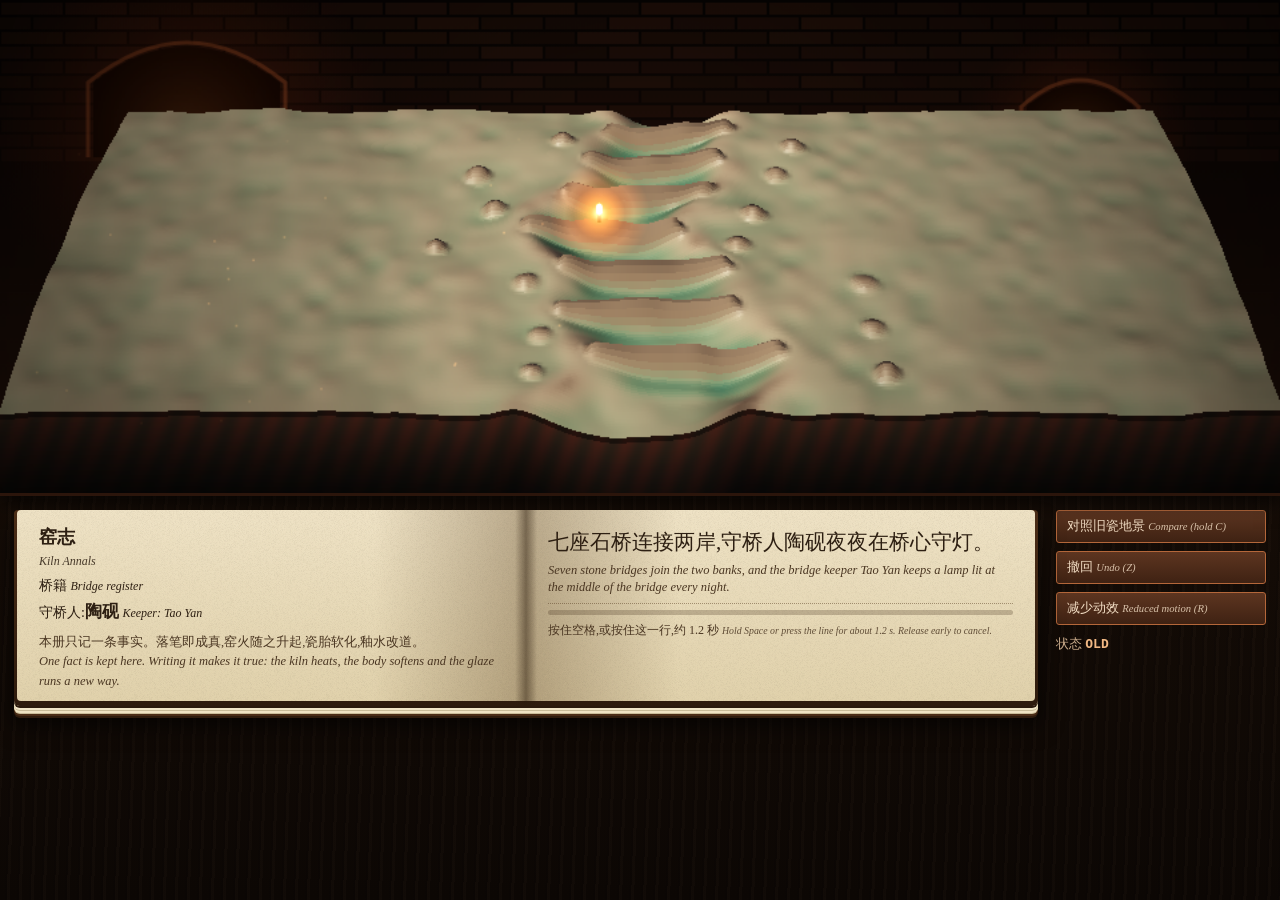
<file: rewrite-v8/index.html>
<!doctype html>
<html lang="zh-CN">
<head>
<meta charset="utf-8">
<meta name="viewport" content="width=device-width, initial-scale=1">
<title>V8 窑火釉变 / Kiln of Rewritten History</title>
<link rel="stylesheet" href="style.css">
</head>
<body data-state="OLD" data-reduced="false" data-compare="false">
<main id="table">
  <section id="kiln" aria-label="窑口 The kiln mouth">
    <canvas id="stage" width="960" height="370" role="img" aria-label="窑内一件黑陶胎白釉瓷地景:青釉河上有七座瓷拱桥,桥心有守桥人的灯。 Inside a kiln: one porcelain landscape on a black clay body, seven ceramic arch bridges over a glazed river, and the keeper's lamp at the middle of a bridge."></canvas>
    <div id="cmpTag">对照旧瓷地景 <i>Comparing with the old porcelain</i></div>
    <div id="loading" role="status">烧窑中 <i>Firing the kiln…</i></div>
  </section>
  <section id="deskrow" aria-label="书与控制 Book and controls">
    <div id="book">
      <div class="page left">
        <h3>窑志 <small>Kiln Annals</small></h3>
        <p class="reg"><span class="rl">桥籍 <i>Bridge register</i></span>
          <span class="keeper">守桥人:<b id="keeper">陶砚</b> <i id="keeperEn">Keeper: Tao Yan</i></span></p>
        <p class="meta">本册只记一条事实。落笔即成真,窑火随之升起,瓷胎软化,釉水改道。<br><i>One fact is kept here. Writing it makes it true: the kiln heats, the body softens and the glaze runs a new way.</i></p>
      </div>
      <div class="page right">
        <div id="fact" tabindex="0" role="button" aria-label="按住空格或按住这一行以改写 Hold Space or press and hold this line to rewrite">
          <div class="stack zh"><span class="old" id="factOld">七座石桥连接两岸,守桥人陶砚夜夜在桥心守灯。</span><span class="neu" id="factNew">此地从来没有桥,只有断裂峡湾。</span></div>
          <div class="stack cap"><span class="old" id="capOld">Seven stone bridges join the two banks, and the bridge keeper Tao Yan keeps a lamp lit at the middle of the bridge every night.</span><span class="neu" id="capNew">There has never been a bridge here, only a broken fjord.</span></div>
          <i id="pen" aria-hidden="true"></i>
          <canvas id="scorch" width="64" height="72" aria-hidden="true"></canvas>
        </div>
        <div class="hold" aria-hidden="true"><div id="holdBar"></div></div>
        <p id="hint">按住空格,或按住这一行,约 1.2 秒 <i>Hold Space or press the line for about 1.2 s. Release early to cancel.</i></p>
      </div>
      <div id="gutterShade" aria-hidden="true"></div>
    </div>
    <div id="side">
      <div id="controls">
        <button id="compareBtn" type="button" aria-pressed="false">对照旧瓷地景 <i>Compare (hold C)</i></button>
        <button id="revertBtn" type="button">撤回 <i>Undo (Z)</i></button>
        <button id="reduceBtn" type="button" aria-pressed="false">减少动效 <i>Reduced motion (R)</i></button>
      </div>
      <p class="tag">状态 <b id="stateTag">OLD</b></p>
    </div>
  </section>
</main>
<script src="core.js"></script>
<script src="paint.js"></script>
<script src="app.js"></script>
</body>
</html>
</file>
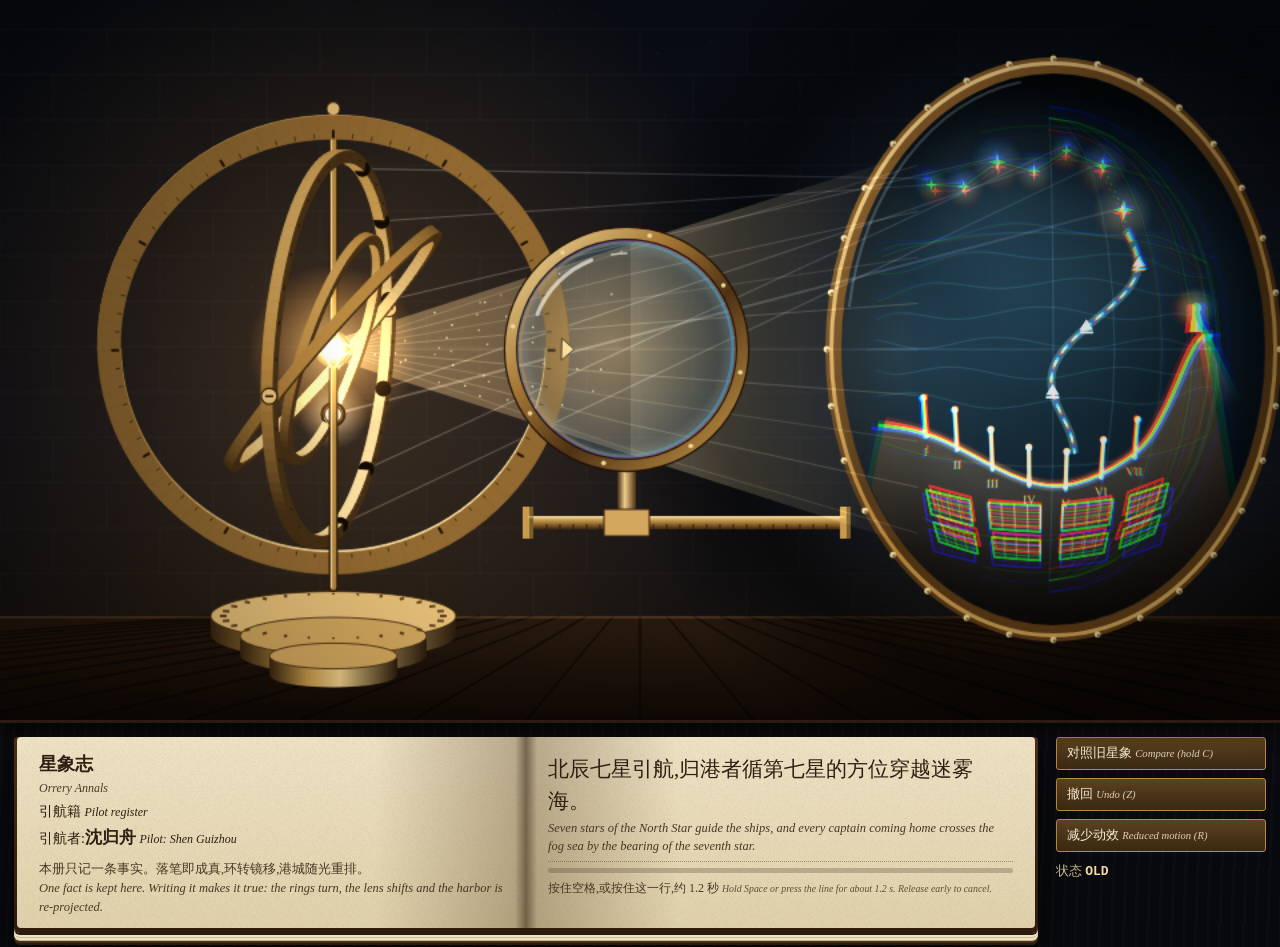
<file: rewrite-v9/index.html>
<!doctype html>
<html lang="zh-CN">
<head>
<meta charset="utf-8">
<meta name="viewport" content="width=device-width, initial-scale=1">
<title>V9 星象仪 / The Orrery That Lost a Star</title>
<link rel="stylesheet" href="style.css">
</head>
<body data-state="OLD" data-reduced="false" data-compare="false">
<main id="table">
  <section id="obs" aria-label="观测台 The observatory">
    <canvas id="stage" width="960" height="540" role="img" aria-label="古代观测台:铜制星象仪的四层环围着一盏灯,灯光穿过玻璃透镜,在圆顶幕上投出港城、灯塔、七座码头和雾海航路。 An observatory: four brass rings around a lamp, light passing through a glass lens and projecting a harbor city, a lighthouse, seven piers and a route through the fog sea onto a dome."></canvas>
    <div id="cmpTag">对照旧星象 <i>Comparing with the old orrery</i></div>
    <div id="loading" role="status">点灯中 <i>Lighting the lamp…</i></div>
  </section>
  <section id="deskrow" aria-label="书与控制 Book and controls">
    <div id="book">
      <div class="page left">
        <h3>星象志 <small>Orrery Annals</small></h3>
        <p class="reg"><span class="rl">引航籍 <i>Pilot register</i></span>
          <span class="keeper">引航者:<b id="keeper">沈归舟</b> <i id="keeperEn">Pilot: Shen Guizhou</i></span></p>
        <p class="meta">本册只记一条事实。落笔即成真,环转镜移,港城随光重排。<br><i>One fact is kept here. Writing it makes it true: the rings turn, the lens shifts and the harbor is re-projected.</i></p>
      </div>
      <div class="page right">
        <div id="fact" tabindex="0" role="button" aria-label="按住空格或按住这一行以改写 Hold Space or press and hold this line to rewrite">
          <div class="stack zh"><span class="old" id="factOld">北辰七星引航,归港者循第七星的方位穿越迷雾海。</span><span class="neu" id="factNew">北辰从来只有六星,第七颗星从未存在。</span></div>
          <div class="stack cap"><span class="old" id="capOld">Seven stars of the North Star guide the ships, and every captain coming home crosses the fog sea by the bearing of the seventh star.</span><span class="neu" id="capNew">The North Star has only ever had six stars. The seventh star never existed.</span></div>
          <i id="pen" aria-hidden="true"></i>
          <canvas id="scorch" width="72" height="84" aria-hidden="true"></canvas>
        </div>
        <div class="hold" aria-hidden="true"><div id="holdBar"></div></div>
        <p id="hint">按住空格,或按住这一行,约 1.2 秒 <i>Hold Space or press the line for about 1.2 s. Release early to cancel.</i></p>
      </div>
      <div id="gutterShade" aria-hidden="true"></div>
    </div>
    <div id="side">
      <div id="controls">
        <button id="compareBtn" type="button" aria-pressed="false">对照旧星象 <i>Compare (hold C)</i></button>
        <button id="revertBtn" type="button">撤回 <i>Undo (Z)</i></button>
        <button id="reduceBtn" type="button" aria-pressed="false">减少动效 <i>Reduced motion (R)</i></button>
      </div>
      <p class="tag">状态 <b id="stateTag">OLD</b></p>
    </div>
  </section>
</main>
<script src="core.js"></script>
<script src="paint.js"></script>
<script src="app.js"></script>
</body>
</html>
</file>
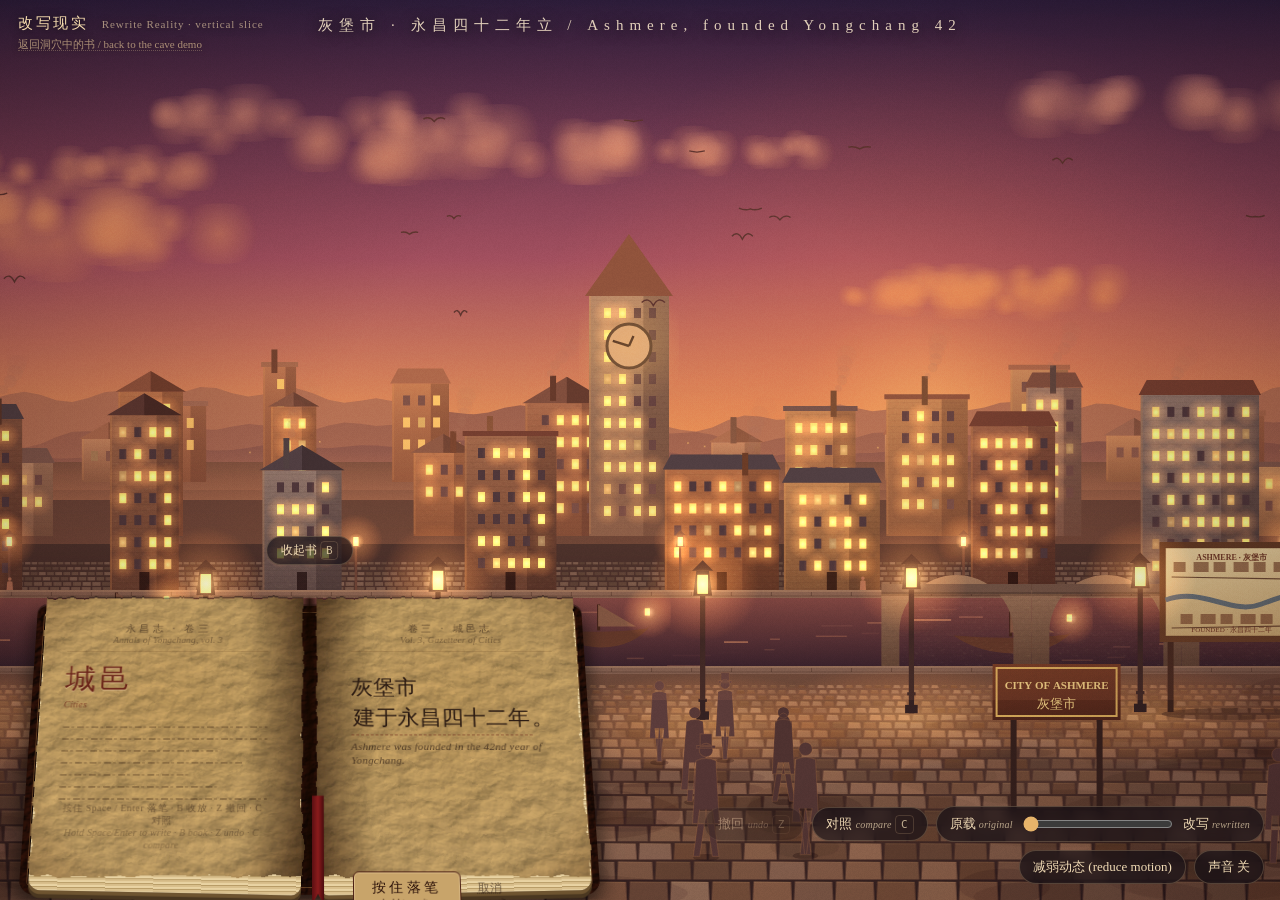
<file: rewrite/index.html>
<!doctype html>
<html lang="zh-CN">
<head>
  <meta charset="utf-8">
  <meta name="viewport" content="width=device-width, initial-scale=1">
  <title>改写现实 · 灰堡市 | Chronicles of Time</title>
  <meta name="description" content="改写一本厚重史书里的一行记载，眼前的整座城市随之重写。A vertical slice: rewrite one line of a heavy history book and watch the same place become a city that was never built.">
  <link rel="stylesheet" href="style.css">
</head>
<body>
  <!-- Procedural paper and leather. Recipes follow the #f-sandstone / #f-stone filters in ../index.html. -->
  <svg width="0" height="0" style="position:absolute" aria-hidden="true" focusable="false">
    <defs>
      <filter id="f-paper" x="0" y="0" width="100%" height="100%" color-interpolation-filters="sRGB">
        <feTurbulence type="fractalNoise" baseFrequency="0.035 0.05" numOctaves="5" seed="23" result="n"/>
        <feDiffuseLighting in="n" surfaceScale="1.6" diffuseConstant="1.05" lighting-color="#fff0cf" result="lit">
          <feDistantLight azimuth="235" elevation="52"/>
        </feDiffuseLighting>
        <feFlood flood-color="#d9bd8a" result="base"/>
        <feBlend in="lit" in2="base" mode="multiply"/>
      </filter>
      <filter id="f-leather" x="0" y="0" width="100%" height="100%" color-interpolation-filters="sRGB">
        <feTurbulence type="fractalNoise" baseFrequency="0.09 0.11" numOctaves="4" seed="7" result="n"/>
        <feDiffuseLighting in="n" surfaceScale="3" diffuseConstant="1" lighting-color="#d9a070" result="lit">
          <feDistantLight azimuth="225" elevation="44"/>
        </feDiffuseLighting>
        <feFlood flood-color="#3a1c12" result="base"/>
        <feBlend in="lit" in2="base" mode="multiply"/>
      </filter>
      <filter id="f-deckle" x="-3%" y="-3%" width="106%" height="106%">
        <feTurbulence type="fractalNoise" baseFrequency="0.06" numOctaves="3" seed="3" result="d"/>
        <feDisplacementMap in="SourceGraphic" in2="d" scale="7" xChannelSelector="R" yChannelSelector="G"/>
      </filter>
    </defs>
  </svg>

  <canvas id="world" aria-label="灰堡市的黄昏景象，一座会随史书改写而变化的城市" role="img"></canvas>

  <header class="mast">
    <p class="mast-title">改写现实 <span>Rewrite Reality · vertical slice</span></p>
    <p class="mast-note"><a href="../index.html">返回洞穴中的书 / back to the cave demo</a></p>
  </header>

  <p class="caption" id="caption" aria-live="polite"></p>

  <section class="dock" id="dock" data-open="true" data-echo="false" aria-label="史书">
    <div class="book" id="book">
      <div class="book-shadow"></div>
      <div class="cover"></div>
      <div class="stack stack-l"></div>
      <div class="stack stack-r"></div>
      <div class="page page-l">
        <div class="paper"></div>
        <div class="page-body" aria-hidden="true">
          <p class="folio">永昌志 · 卷三<small class="gloss">Annals of Yongchang, vol. 3</small></p>
          <p class="initial">城邑<small class="gloss">Cities</small></p>
          <div class="scribble"><i></i><i></i><i></i><i></i><i></i><i></i><i></i></div>
          <p class="foot">按住 Space / Enter 落笔 · B 收放 · Z 撤回 · C 对照<small class="gloss">Hold Space/Enter to write · B book · Z undo · C compare</small></p>
        </div>
      </div>
      <div class="page page-r">
        <div class="paper"></div>
        <div class="page-body">
          <p class="folio">卷三 · 城邑志<small class="gloss">Vol. 3, Gazetteer of Cities</small></p>
          <div class="fact" id="fact">
            <p class="line old" id="lineOld">灰堡市<button type="button" class="key" id="keyBtn" aria-label="可改写的记载：建于永昌四十二年。点击切换改写内容">建于永昌四十二年</button>。</p>
            <p class="gloss gloss-old" id="glossOld">Ashmere was founded in the 42nd year of Yongchang.</p>
            <p class="line new" id="lineNew" aria-live="polite">灰堡市从未建立。</p>
            <p class="gloss gloss-new" id="glossNew">Ashmere was never built.</p>
          </div>
          <p class="echo" id="echo">只有他记得。<small class="gloss">Only he remembers.</small></p>
          <div class="write">
            <button type="button" class="hold" id="holdBtn" aria-label="按住落笔，改写这条记载（也可按住空格或回车）"><span class="hold-fill"></span><span class="hold-label">按住落笔<small class="gloss">hold to write</small></span></button>
            <button type="button" class="ghost" id="cancelBtn">取消<small class="gloss">cancel</small></button>
          </div>
          <div class="quill" id="quill" aria-hidden="true"></div>
          <div class="blots" id="blots" aria-hidden="true"></div>
        </div>
      </div>
      <div class="gutter"></div>
      <div class="ribbon"></div>
    </div>
    <button type="button" class="dock-handle" id="bookToggle" aria-expanded="true" aria-controls="book">收起书 <kbd>B</kbd></button>
  </section>

  <nav class="hud" aria-label="控制">
    <button type="button" id="undoBtn" disabled><span>撤回</span> <small class="gloss">undo</small> <kbd>Z</kbd></button>
    <button type="button" id="compareBtn" aria-pressed="false"><span>对照</span> <small class="gloss">compare</small> <kbd>C</kbd></button>
    <label class="scrub"><span>原载 <small class="gloss">original</small></span>
      <input type="range" id="scrub" min="0" max="1000" value="0" step="1" aria-label="在两种历史之间拖动">
      <span>改写 <small class="gloss">rewritten</small></span></label>
    <button type="button" id="motionBtn" aria-pressed="false">减弱动态</button>
    <button type="button" id="soundBtn" aria-pressed="false">声音 关</button>
  </nav>

  <noscript><p class="noscript">需要启用 JavaScript 才能观看这个场景。</p></noscript>
  <script src="core.js"></script>
  <script src="world.js"></script>
  <script src="book.js"></script>
</body>
</html>
</file>
<file: style.css>
/* 岁月史书 · Chronicles of Time — 静态演示样式
   全部纹理均由 CSS 渐变与 SVG feTurbulence 程序生成，无外部图片、无字体文件。 */

:root {
  --pw: min(38vw, 53vh);                 /* 单页宽 */
  --ph: calc(var(--pw) * 1.36);          /* 单页高 */
  --bd: calc(var(--pw) * 0.026);         /* 书板比书页多出的边 */
  --th: calc(var(--pw) * 0.085);         /* 书的厚度 */
  --table-s: 0.46;                       /* 放在石台上时的缩放 */

  --ink: #2a1a12;                        /* 铁胆墨干透后的褐黑 */
  --ink-soft: rgba(42, 26, 18, 0.62);
  --ink-fresh: #1c2442;                  /* 新墨的蓝黑 */
  --rubric: #7a2a14;                     /* 朱批色 */
  --ember: #ffcf8a;

  --serif-zh: "Songti SC", "STSong", "Noto Serif CJK SC", "Noto Serif SC", "Source Han Serif SC",
              "Source Han Serif CN", "SimSun", "Songti TC", "PMingLiU", serif;
  --serif-en: "Iowan Old Style", "Palatino Linotype", "Palatino", "Book Antiqua", "Georgia", serif;

  --noise-fine: url("data:image/svg+xml;utf8,%3Csvg xmlns='http://www.w3.org/2000/svg' width='256' height='256'%3E%3Cfilter id='n'%3E%3CfeTurbulence type='fractalNoise' baseFrequency='.85' numOctaves='3' stitchTiles='stitch'/%3E%3CfeColorMatrix values='0 0 0 0 .3 0 0 0 0 .18 0 0 0 0 .08 .9 0 0 0 -.4'/%3E%3C/filter%3E%3Crect width='100%25' height='100%25' filter='url(%23n)'/%3E%3C/svg%3E");
  --noise-mottle: url("data:image/svg+xml;utf8,%3Csvg xmlns='http://www.w3.org/2000/svg' width='600' height='600'%3E%3Cfilter id='m'%3E%3CfeTurbulence type='fractalNoise' baseFrequency='.006 .016' numOctaves='4' seed='3' stitchTiles='stitch'/%3E%3CfeColorMatrix values='0 0 0 0 .45 0 0 0 0 .27 0 0 0 0 .1 .75 0 0 0 -.28'/%3E%3C/filter%3E%3Crect width='100%25' height='100%25' filter='url(%23m)'/%3E%3C/svg%3E");
  --noise-leather: url("data:image/svg+xml;utf8,%3Csvg xmlns='http://www.w3.org/2000/svg' width='300' height='300'%3E%3Cfilter id='l'%3E%3CfeTurbulence type='turbulence' baseFrequency='.045 .03' numOctaves='4' seed='9' stitchTiles='stitch'/%3E%3CfeColorMatrix values='0 0 0 0 .05 0 0 0 0 .02 0 0 0 0 .01 1.3 0 0 0 -.25'/%3E%3C/filter%3E%3Crect width='100%25' height='100%25' filter='url(%23l)'/%3E%3C/svg%3E");
}

*, *::before, *::after { box-sizing: border-box; }

html, body {
  margin: 0;
  height: 100%;
  overflow: hidden;
  background: #030202;
  color: #ead6b4;
}
body {
  font-family: var(--serif-zh);
  -webkit-font-smoothing: antialiased;
  -webkit-tap-highlight-color: transparent;
}
html[lang="en"] body { font-family: var(--serif-en), var(--serif-zh); }

button { font: inherit; color: inherit; }
.defs { position: absolute; width: 0; height: 0; overflow: hidden; }
.sr-only {
  position: absolute; width: 1px; height: 1px; margin: -1px; padding: 0;
  overflow: hidden; clip: rect(0 0 0 0); white-space: nowrap; border: 0;
}

:focus { outline: none; }
:focus-visible {
  outline: 2px solid var(--ember);
  outline-offset: 4px;
  box-shadow: 0 0 0 6px rgba(255, 190, 110, 0.18), 0 0 24px rgba(255, 180, 100, 0.35);
}

/* ================= 场景切换 ================= */
.scene { position: fixed; inset: 0; overflow: hidden; }

#entrance {
  z-index: 30;
  background: #000;
  transition: opacity 1.4s ease, visibility 0s linear 1.4s;
}
body:not(.scene-entrance) #entrance { opacity: 0; visibility: hidden; }

#chamber {
  z-index: 1;
  opacity: 0;
  visibility: hidden;
  transition: opacity 1.8s ease 0.3s, visibility 0s linear 2.1s;
}
body.scene-chamber #chamber { opacity: 1; visibility: visible; transition: opacity 1.8s ease 0.3s, visibility 0s; }

/* ================= 入洞 ================= */
.cave-btn {
  position: absolute; inset: 0;
  width: 100%; height: 100%;
  padding: 0; margin: 0; border: 0;
  background: transparent;
  cursor: pointer;
}
.cave-btn:focus-visible { outline: none; box-shadow: none; }
.cave-btn::after {
  content: "";
  position: absolute; inset: 14px;
  z-index: 2;
  border: 2px solid transparent;
  border-radius: 6px;
  pointer-events: none;
}
.cave-btn:focus-visible::after { border-color: rgba(255, 207, 138, .8); box-shadow: inset 0 0 30px rgba(255, 180, 100, .15); }
.entrance-art {
  position: absolute; inset: 0; width: 100%; height: 100%;
  display: block;
  transform-origin: 50% 66%;
  will-change: transform;
}
.mouth-glow { animation: breathe 6.5s ease-in-out infinite; transform-origin: 812px 742px; }
.mouth-spill, .mouth-deep { animation: breathe 6.5s ease-in-out infinite; }
.cave-btn:hover .mouth-glow,
.cave-btn:focus-visible .mouth-glow { opacity: 1; animation-duration: 3s; }
.cave-btn:hover .mouth path:first-child,
.cave-btn:focus-visible .mouth path:first-child { filter: brightness(1.25); }

@keyframes breathe {
  0%, 100% { opacity: 0.55; }
  50% { opacity: 0.95; }
}
body.entering .entrance-art { animation: dive 2s cubic-bezier(.55, 0, .85, .35) forwards; }
@keyframes dive {
  0% { transform: scale(1); filter: brightness(1); }
  70% { filter: brightness(1.6); }
  100% { transform: scale(4.2); filter: brightness(2.1) blur(2px); }
}

.hint {
  position: absolute; left: 0; right: 0; bottom: 7vh;
  margin: 0;
  text-align: center;
  pointer-events: none;
  letter-spacing: 0.32em;
  font-size: clamp(14px, 1.25vw, 17px);
  line-height: 2.1;
  color: rgba(238, 214, 182, 0.82);
  text-shadow: 0 0 12px rgba(0, 0, 0, 0.9);
  opacity: 0;
  animation: hint-in 2.4s ease 1.4s forwards;
}
.hint span { display: block; }
.hint .hint-key { font-size: 0.82em; color: rgba(238, 214, 182, 0.66); letter-spacing: 0.24em; }
html[lang="en"] .hint { letter-spacing: 0.14em; }
@keyframes hint-in { to { opacity: 1; } }
body.entering .entrance-hint { opacity: 0 !important; transition: opacity .4s; animation: none; }

/* ================= 石室 ================= */
.chamber-art { position: absolute; inset: 0; width: 100%; height: 100%; display: block; }
.chamber-art .shaft { mix-blend-mode: screen; animation: breathe-light 9s ease-in-out infinite; }
.chamber-art .shaft.core { animation-delay: -3s; }
.chamber-art .crack-glow { animation: breathe-light 9s ease-in-out infinite; }
.chamber-art .pool { animation: breathe-light 9s ease-in-out infinite -1.5s; }
@keyframes breathe-light {
  0%, 100% { opacity: 0.78; }
  45% { opacity: 1; }
  70% { opacity: 0.86; }
}

#dust { position: absolute; inset: 0; width: 100%; height: 100%; pointer-events: none; }

.vignette {
  position: absolute; inset: 0; pointer-events: none;
  background: radial-gradient(ellipse 75% 70% at 50% 52%, transparent 40%, rgba(0, 0, 0, 0.78) 100%);
  opacity: 0.55;
  transition: opacity 1.6s ease;
  z-index: 2;
}
body.book-near .vignette, body.book-open .vignette { opacity: 1; }

.pedestal {
  position: absolute;
  left: 50%;
  top: calc(50% + var(--pw) * 0.08);
  width: calc(var(--pw) * 1.5);
  height: calc(var(--pw) * 1.05);
  margin-left: calc(var(--pw) * -0.75);
  transition: transform 1.6s cubic-bezier(.6, .05, .25, 1), opacity 1.6s ease, filter 1.6s ease;
  transform-origin: 50% 20%;
}
.pedestal svg { width: 100%; height: 100%; display: block; }
body.book-near .pedestal, body.book-open .pedestal {
  transform: translateY(48vh) scale(1.9);
  opacity: 0.55;
  filter: brightness(0.6);
}

/* ================= 书：舞台与三维 ================= */
.stage {
  position: absolute; inset: 0;
  perspective: 1700px;
  perspective-origin: 50% 32%;
  pointer-events: none;
  z-index: 3;
  transition: opacity .38s ease;
}
.rig {
  position: absolute;
  left: 50%; top: 50%;
  width: calc(var(--pw) * 2);
  height: var(--ph);
  margin-left: calc(var(--pw) * -1);
  margin-top: calc(var(--ph) * -0.5);
  transform-style: preserve-3d;
  transition: transform 1.5s cubic-bezier(.6, .05, .25, 1);
}
body.book-table .rig {
  transform: translate3d(calc(var(--pw) * var(--table-s) * -0.5), calc(var(--pw) * 0.27), 0) rotateX(63deg) scale(var(--table-s));
}
body.book-near .rig { transform: translate3d(calc(var(--pw) * -0.5), -1.5vh, 0) rotateX(5deg) scale(1); }
body.book-open .rig { transform: translate3d(0, -1.5vh, 0) rotateX(5deg) scale(1); }

.book { position: absolute; inset: 0; font-size: calc(var(--pw) * 0.037); }
.leaves {
  position: absolute; inset: 0;
  perspective: calc(var(--pw) * 6.5);
  perspective-origin: 50% 50%;
}

/* 书的厚度 */
.edge { position: absolute; pointer-events: none; transition: opacity .8s ease; }
.edge-front {
  top: calc(var(--ph) + var(--bd));
  width: calc(var(--pw) + var(--bd));
  height: var(--th);
  transform-origin: 50% 0;
  transform: rotateX(-90deg);
  background:
    linear-gradient(to right, rgba(0,0,0,.55), rgba(0,0,0,.08) 25%, rgba(0,0,0,.12) 70%, rgba(0,0,0,.6)),
    linear-gradient(to bottom, #3b170c 0 13%, transparent 13% 87%, #2a1008 87% 100%),
    repeating-linear-gradient(to bottom, #e2cca0 0 1.6px, #a98d5f 1.6px 2.8px);
}
.edge-front-r { left: var(--pw); }
.edge-front-l { left: calc(var(--bd) * -1); }
.edge-side {
  top: calc(var(--bd) * -1);
  width: var(--th);
  height: calc(var(--ph) + var(--bd) * 2);
  background:
    linear-gradient(to bottom, rgba(0,0,0,.5), rgba(0,0,0,.1) 30%, rgba(0,0,0,.5)),
    linear-gradient(to right, #3b170c 0 13%, transparent 13% 87%, #2a1008 87% 100%),
    repeating-linear-gradient(to right, #e2cca0 0 1.6px, #a98d5f 1.6px 2.8px);
}
.edge-side-r { left: calc(var(--pw) * 2 + var(--bd)); transform-origin: 0 50%; transform: rotateY(90deg); }
.edge-side-l { left: calc(var(--bd) * -1 - var(--th)); transform-origin: 100% 50%; transform: rotateY(-90deg); }
body:not(.book-open) .edge-front-l, body:not(.book-open) .edge-side-l { opacity: 0; }
body.book-open .edge-side-r, body.book-open .edge-side-l { opacity: 0.6; }

.book-shadow {
  position: absolute;
  left: var(--pw); top: 0;
  width: var(--pw); height: var(--ph);
  transform: translateZ(calc(var(--th) * -1 - 2px)) scale(1.12);
  background: radial-gradient(ellipse at 50% 55%, rgba(0,0,0,.85), rgba(0,0,0,.5) 55%, transparent 72%);
  filter: blur(14px);
  transition: opacity 1s ease;
}
body:not(.book-table) .book-shadow { opacity: 0; }

/* 书板 */
.board-back {
  position: absolute;
  left: var(--pw);
  top: calc(var(--bd) * -1);
  width: calc(var(--pw) + var(--bd));
  height: calc(var(--ph) + var(--bd) * 2);
  border-radius: 0 6px 6px 0;
  background: var(--noise-leather), radial-gradient(ellipse at 40% 35%, #5a2414, #3a150b 60%, #1e0904);
  box-shadow: 0 0 0 1px rgba(0,0,0,.6), 0 20px 50px rgba(0,0,0,.6);
  z-index: 0;
}

/* 书页叠层（露出的纸边） */
.stack {
  position: absolute;
  top: 0;
  width: var(--pw); height: var(--ph);
  background: #cdb588;
  z-index: 1;
}
.stack-r {
  left: var(--pw);
  box-shadow: 1px 1px 0 #e3cfa6, 2px 2px 0 #b59b6b, 3px 3px 0 #dcc69a, 4px 3px 0 #a88d5d, 5px 4px 0 #d6bf92, 6px 4px 0 #9f8455, 7px 5px 0 rgba(0,0,0,.35);
}
.stack-l {
  left: 0;
  box-shadow: -1px 1px 0 #e3cfa6, -2px 2px 0 #b59b6b, -3px 3px 0 #dcc69a, -4px 3px 0 #a88d5d, -5px 4px 0 #d6bf92, -6px 4px 0 #9f8455, -7px 5px 0 rgba(0,0,0,.35);
  opacity: 0;
  transition: opacity .6s ease;
}
body.book-open .stack-l { opacity: 1; }

/* 书槽 */
.gutter {
  position: absolute; top: 0;
  left: calc(var(--pw) * 0.96);
  width: calc(var(--pw) * 0.08);
  height: var(--ph);
  z-index: 150;
  pointer-events: none;
  background: linear-gradient(90deg, transparent, rgba(50, 22, 6, .22) 35%, rgba(18, 6, 0, .55) 50%, rgba(50, 22, 6, .22) 65%, transparent);
  opacity: 0;
  transition: opacity .9s ease;
}
body.book-open .gutter { opacity: 1; }
.cast { position: absolute; inset: 0; z-index: 151; pointer-events: none; }

/* ================= 书叶 ================= */
.leaf {
  position: absolute;
  left: var(--pw); top: 0;
  width: var(--pw); height: var(--ph);
  transform-origin: 0 50%;
  transform-style: preserve-3d;
}
.leaf.flipped { transform: rotateY(-180deg); }
.leaf.cover {
  top: calc(var(--bd) * -1);
  width: calc(var(--pw) + var(--bd));
  height: calc(var(--ph) + var(--bd) * 2);
}
.face {
  position: absolute; inset: 0;
  overflow: hidden;
  backface-visibility: hidden;
  -webkit-backface-visibility: hidden;
}
.face.back { transform: rotateY(180deg); }
.fc { position: absolute; inset: 0; }
body.book-open .face { pointer-events: auto; }   /* 不可见的页设为 inert，点击会穿透 */
/* 翻页时的明暗（由 JS 写入 --sf / --sb） */
.face::after {
  content: "";
  position: absolute; inset: 0;
  pointer-events: none;
  z-index: 20;
}
.face.front::after { background: linear-gradient(to right, rgba(20, 8, 0, .15), rgba(20, 8, 0, .7)); opacity: var(--sf, 0); }
.face.back::after  { background: linear-gradient(to left, rgba(20, 8, 0, .15), rgba(20, 8, 0, .7)); opacity: var(--sb, 0); }

/* 羊皮纸 */
.face.page, .pastedown {
  background-color: #e3cfa4;
  background-image:
    var(--noise-fine),
    var(--noise-mottle),
    radial-gradient(ellipse 70% 60% at 50% 45%, rgba(255, 246, 222, .55), rgba(255, 246, 222, 0) 70%),
    radial-gradient(circle at 84% 90%, rgba(120, 66, 22, .16), transparent 16%),
    radial-gradient(circle at 12% 8%, rgba(120, 66, 22, .12), transparent 12%),
    radial-gradient(circle at 70% 18%, rgba(130, 80, 30, .07), transparent 6%),
    linear-gradient(#e4cfa3, #d6bb8c);
  box-shadow: inset 0 0 calc(var(--pw) * .07) rgba(110, 62, 22, .38),
              inset 0 0 calc(var(--pw) * var(--burn, 0)) calc(var(--pw) * var(--burn, 0) * .35) rgba(26, 8, 2, .55);
  transition: box-shadow 3s ease, filter 3s ease;
  color: var(--ink);
}
.face.page::before {
  content: "";
  position: absolute; inset: 0;
  pointer-events: none;
  z-index: 10;
}
/* 右页：靠书槽一侧（左）暗，外缘略翘起带高光，页角微卷 */
.face.front.page::before {
  background:
    radial-gradient(ellipse 18% 12% at 100% 100%, rgba(255, 244, 220, .28), transparent 70%),
    linear-gradient(to right, rgba(60, 28, 6, .45) 0, rgba(60, 28, 6, .16) 4%, transparent 12%, transparent 90%, rgba(255, 240, 210, .12) 97%, rgba(70, 36, 10, .22) 100%),
    linear-gradient(to bottom, rgba(70, 36, 10, .12), transparent 6%, transparent 94%, rgba(70, 36, 10, .16));
}
.face.back.page::before {
  background:
    radial-gradient(ellipse 18% 12% at 0 100%, rgba(255, 244, 220, .28), transparent 70%),
    linear-gradient(to left, rgba(60, 28, 6, .45) 0, rgba(60, 28, 6, .16) 4%, transparent 12%, transparent 90%, rgba(255, 240, 210, .12) 97%, rgba(70, 36, 10, .22) 100%),
    linear-gradient(to bottom, rgba(70, 36, 10, .12), transparent 6%, transparent 94%, rgba(70, 36, 10, .16));
}
.face.front.page { border-radius: 0 3px 3px 0; }
.face.back.page { border-radius: 3px 0 0 3px; }

/* ================= 封面 ================= */
.face.cover-out, .face.cover-in {
  background: var(--noise-leather), radial-gradient(ellipse at 42% 34%, #64291a, #3e170c 58%, #1f0904);
}
.face.cover-out { border-radius: 0 6px 6px 0; box-shadow: inset 0 0 calc(var(--pw) * .06) rgba(0,0,0,.7); }
.face.cover-in { border-radius: 6px 0 0 6px; }
.cover-art { position: absolute; inset: 0; }
.cover-art .hinge {
  position: absolute; left: 0; top: 0; bottom: 0; width: 9%;
  background: linear-gradient(to right, rgba(0,0,0,.55), rgba(255,200,150,.07) 55%, rgba(0,0,0,.4) 80%, transparent);
}
.cover-art .frame {
  position: absolute;
  border: 1px solid rgba(0, 0, 0, .55);
  box-shadow: 0 1px 0 rgba(255, 200, 150, .12), inset 0 1px 0 rgba(255, 200, 150, .1);
}
.cover-art .f1 { inset: 6% 7% 6% 13%; }
.cover-art .f2 { inset: 8.5% 9.5% 8.5% 15.5%; border-style: dashed; border-color: rgba(0,0,0,.4); }
.cover-art .emblem {
  position: absolute;
  left: 22%; width: 66%;
  top: 22%;
  filter: drop-shadow(0 1px 0 rgba(255, 200, 150, .14)) drop-shadow(0 -1px 0 rgba(0, 0, 0, .7));
}
.cover-art .emblem * { fill: none; stroke: #b48848; stroke-opacity: .62; }
.cover-title {
  position: absolute; left: 13%; right: 7%;
  top: 72%;
  text-align: center;
  font-size: 2.1em;
  letter-spacing: .36em;
  padding-left: .36em;
  color: #b8894a;
  opacity: .78;
  text-shadow: 0 -1px 0 rgba(0,0,0,.8), 0 1px 0 rgba(255, 210, 160, .15);
  font-weight: 700;
}
html[lang="en"] .cover-title { font-size: 1.25em; letter-spacing: .28em; padding-left: .28em; font-variant: small-caps; line-height: 1.6; }
.cover-art .brass {
  position: absolute; width: 15%; aspect-ratio: 1;
  background: linear-gradient(135deg, #3c2a10, #c59a52 35%, #f0d08e 48%, #8a6326 62%, #3a2810);
  box-shadow: 0 0 6px rgba(0,0,0,.6);
  opacity: .9;
}
.cover-art .b1 { top: 0; right: 0; clip-path: polygon(0 0, 100% 0, 100% 100%, 82% 100%, 82% 18%, 0 18%); }
.cover-art .b2 { bottom: 0; right: 0; clip-path: polygon(0 82%, 82% 82%, 82% 0, 100% 0, 100% 100%, 0 100%); }
.cover-art .b3 { top: 0; left: 9%; clip-path: polygon(0 0, 100% 0, 100% 18%, 18% 18%, 18% 100%, 0 100%); }
.cover-art .b4 { bottom: 0; left: 9%; clip-path: polygon(0 0, 18% 0, 18% 82%, 100% 82%, 100% 100%, 0 100%); }

.pastedown {
  position: absolute;
  top: var(--bd); bottom: var(--bd); left: var(--bd); right: 0;
  border-radius: 3px 0 0 3px;
}
.pastedown::before {
  content: ""; position: absolute; inset: 0; pointer-events: none;
  background: linear-gradient(to left, rgba(60, 28, 6, .5) 0, rgba(60, 28, 6, .15) 5%, transparent 14%);
}

/* ================= 版面 ================= */
.page-inner {
  position: absolute;
  top: 8.5%; bottom: 9%;
  display: flex; flex-direction: column;
  z-index: 5;
}
.front .page-inner { left: 12%; right: 10%; }
.back .page-inner { left: 10%; right: 12%; }
.pastedown .page-inner { left: 12%; right: 14%; }

.page-inner p {
  margin: 0 0 .62em;
  line-height: 1.95;
  text-align: justify;
  text-indent: 2em;
  text-shadow: 0 0 .6px rgba(42, 26, 18, .55);
}
html[lang="en"] .page-inner { font-family: var(--serif-en), var(--serif-zh); }
html[lang="en"] .page-inner p {
  line-height: 1.56;
  text-indent: 1.4em;
  font-size: .94em;
  hyphens: auto;
  -webkit-hyphens: auto;
  margin-bottom: .5em;
}
.pg-title {
  margin: 0 0 1.1em;
  text-align: center;
  font-size: 1.32em;
  font-weight: 700;
  letter-spacing: .32em;
  padding-left: .32em;
  color: var(--rubric);
  text-shadow: 0 0 .8px rgba(122, 42, 20, .5);
}
html[lang="en"] .pg-title { letter-spacing: .08em; padding-left: 0; font-variant: small-caps; font-size: 1.28em; }
.running {
  margin: 0 0 1.4em !important;
  text-align: center !important;
  text-indent: 0 !important;
  font-size: .72em;
  letter-spacing: .4em;
  color: rgba(122, 42, 20, .7);
}
html[lang="en"] .running { letter-spacing: .16em; font-variant: small-caps; font-size: .78em !important; }
.page-inner p.dropcap { text-indent: 0; }
.dropcap::first-letter {
  float: left;
  font-size: 2.7em;
  line-height: 1;
  margin: .06em .14em 0 0;
  color: var(--rubric);
  font-weight: 700;
}
html[lang="en"] .dropcap::first-letter { font-size: 3.1em; line-height: .86; margin-top: .08em; }
.folio {
  position: absolute; left: 0; right: 0; bottom: 4%;
  text-align: center;
  font-size: .72em;
  letter-spacing: .3em;
  color: var(--ink-soft);
  z-index: 5;
}
.orn { display: block; width: 52%; margin: .8em auto; height: auto; }
.orn path, .orn circle { fill: none; stroke: var(--rubric); stroke-width: 1.3; stroke-opacity: .75; }
.orn .solid { fill: var(--rubric); fill-opacity: .75; }
.p-end { text-align: center !important; text-indent: 0 !important; color: var(--ink-soft); letter-spacing: .5em; margin-top: .8em !important; }

/* 扉页 */
.title-page { justify-content: center; align-items: center; text-align: center; }
.title-page p { text-indent: 0; text-align: center; }
.tp-kicker { font-size: .76em; letter-spacing: .6em !important; color: var(--ink-soft); margin-bottom: 2.6em !important; }
.tp-title {
  margin: 0;
  font-size: 3.1em;
  letter-spacing: .3em;
  padding-left: .3em;
  font-weight: 700;
  color: var(--ink);
  text-shadow: 0 0 1.2px rgba(42, 26, 18, .6);
}
html[lang="en"] .tp-title { font-size: 2.3em; letter-spacing: .04em; padding-left: 0; font-variant: small-caps; line-height: 1.15; }
.tp-motto { font-size: 1.14em; letter-spacing: .14em; margin-top: .6em !important; }
html[lang="en"] .tp-motto { font-style: italic; letter-spacing: .02em; font-size: 1.1em !important; }
.tp-foot {
  position: absolute; left: 0; right: 0; bottom: 3%;
  font-size: .7em !important;
  letter-spacing: .2em;
  color: var(--ink-soft);
  margin: 0 !important;
}
html[lang="en"] .tp-foot { letter-spacing: .04em; }

/* 藏书页 */
.ex-libris { justify-content: center; align-items: center; text-align: center; }
.ex-libris p { text-indent: 0 !important; text-align: center !important; }
.seal { width: 44%; height: auto; margin-bottom: 1.6em; }
.seal circle, .seal path { fill: none; stroke: var(--rubric); stroke-opacity: .55; stroke-width: 1.2; }
.ex-line { font-size: .92em; letter-spacing: .2em; }
.ex-line.small { font-size: .78em; color: var(--ink-soft); letter-spacing: .12em; }
html[lang="en"] .ex-line { letter-spacing: .02em; font-style: italic; }

/* ================= 书内小按钮 ================= */
.ink-btn {
  background: transparent;
  border: 1px solid rgba(122, 42, 20, .6);
  color: var(--rubric);
  padding: .2em 1.1em;
  font-size: .82em;
  letter-spacing: .3em;
  cursor: pointer;
  border-radius: 1px;
}
html[lang="en"] .ink-btn { letter-spacing: .06em; }
.ink-btn:hover { background: rgba(122, 42, 20, .08); }
.ink-btn:focus-visible, .tear-btn:focus-visible { outline: 2px solid var(--rubric); outline-offset: 2px; box-shadow: none; }

.tear-btn {
  position: absolute;
  right: 0; bottom: 0;
  z-index: 15;
  width: 19%;
  aspect-ratio: 1.15;
  border: 0; padding: 0 6% 6% 0;
  background: transparent;
  cursor: pointer;
  display: flex; align-items: flex-end; justify-content: flex-end;
  font-size: .62em;
  letter-spacing: .1em;
  color: var(--rubric);
}
.tear-btn::before {
  content: "";
  position: absolute; inset: 0;
  border-left: 1px dashed rgba(122, 42, 20, .45);
  transform-origin: 100% 100%;
  clip-path: polygon(100% 0, 100% 100%, 0 100%);
  border-top: 0;
  background: linear-gradient(135deg, transparent 49.5%, rgba(122, 42, 20, .42) 50%, transparent 51%);
}
.tear-btn span { position: relative; text-align: right; line-height: 1.2; max-width: 70%; }
.tear-btn:disabled { cursor: default; color: rgba(42, 26, 18, .32); }
.tear-btn:disabled::before { opacity: .35; }
.tear-btn:not(:disabled):hover { color: #a2361a; }

.torn-hole, .torn-piece {
  position: absolute;
  right: 0; bottom: 0;
  width: 19%;
  aspect-ratio: 1.15;
  z-index: 18;
  pointer-events: none;
  clip-path: polygon(100% 0, 92% 6%, 96% 12%, 86% 20%, 90% 28%, 78% 36%, 82% 44%, 68% 52%, 72% 60%, 56% 68%, 60% 76%, 44% 82%, 46% 90%, 28% 94%, 30% 100%, 100% 100%);
}
.torn-hole {
  background: radial-gradient(ellipse at 100% 100%, #1b0904, #3a150b);
  animation: hole 3.4s ease forwards;
}
@keyframes hole { 0% { opacity: 0; } 8% { opacity: 1; } 55% { opacity: 1; } 100% { opacity: 0; } }
.torn-piece {
  background-color: #dcc497;
  background-image: var(--noise-fine), linear-gradient(135deg, #e3cfa4, #c9ad7c);
  transform-origin: 30% 30%;
  animation: fall 1.6s cubic-bezier(.4, 0, .9, .6) forwards;
  filter: drop-shadow(0 4px 6px rgba(0,0,0,.5));
}
@keyframes fall {
  0% { transform: translate(0, 0) rotate(0); opacity: 1; }
  20% { transform: translate(-6%, -10%) rotate(-12deg); opacity: 1; }
  100% { transform: translate(30%, 240%) rotate(38deg); opacity: 0; }
}

/* ================= 书内按钮：页角、书签、封面热区 ================= */
.corner {
  position: absolute;
  z-index: 300;
  top: calc(var(--ph) - var(--pw) * 0.15);
  width: calc(var(--pw) * 0.15);
  height: calc(var(--pw) * 0.15);
  padding: 0; border: 0; background: transparent;
  cursor: pointer;
  pointer-events: auto;
}
.corner-next { left: calc(var(--pw) * 1.85); }
.corner-prev { left: 0; }
.corner::before {
  content: "";
  position: absolute;
  bottom: 0;
  width: 26%; height: 26%;
  transition: width .28s ease, height .28s ease, box-shadow .28s ease;
}
.corner-next::before {
  right: 0;
  background: linear-gradient(315deg, rgba(25, 10, 3, .55) 0 49%, #c7ad7e 50%, #ecdcb8 78%, #d8c193);
  box-shadow: -2px -2px 4px rgba(40, 18, 4, .25);
  border-top-left-radius: 2px;
}
.corner-prev::before {
  left: 0;
  background: linear-gradient(45deg, rgba(25, 10, 3, .55) 0 49%, #c7ad7e 50%, #ecdcb8 78%, #d8c193);
  box-shadow: 2px -2px 4px rgba(40, 18, 4, .25);
  border-top-right-radius: 2px;
}
.corner:hover::before, .corner:focus-visible::before { width: 58%; height: 58%; }
.corner:focus-visible { outline-offset: -2px; box-shadow: none; outline-color: var(--rubric); }
.corner[hidden] { display: none; }

.ribbon {
  position: absolute;
  z-index: 400;
  left: calc(var(--pw) * 1.1);
  top: calc(var(--ph) * -0.105);
  width: calc(var(--pw) * 0.075);
  height: calc(var(--ph) * 0.16);
  padding: 0; border: 0; background: transparent;
  cursor: pointer;
  pointer-events: auto;
  filter: drop-shadow(0 3px 3px rgba(0, 0, 0, .45));
  transition: transform .3s ease;
}
.ribbon-silk {
  position: absolute; inset: 0;
  background:
    repeating-linear-gradient(to bottom, rgba(255,255,255,.04) 0 1px, transparent 1px 3px),
    linear-gradient(90deg, #6e161b, #b8333a 36%, #dc5048 50%, #a82a30 66%, #5e1216);
  clip-path: polygon(0 0, 50% 11%, 100% 0, 100% 100%, 0 100%);
  display: flex; align-items: flex-start; justify-content: center;
  padding-top: 32%;
}
.ribbon-text {
  writing-mode: vertical-rl;
  font-size: .8em;
  letter-spacing: .1em;
  text-orientation: upright;
  color: #fff2dc;
  text-shadow: 0 1px 1px rgba(0,0,0,.6);
  font-family: var(--serif-en), var(--serif-zh);
}
.ribbon:hover { transform: translateY(-4%); }
.ribbon:focus-visible { outline-offset: 3px; }
body:not(.book-open) .ribbon { pointer-events: none; }

.cover-hit {
  position: absolute;
  z-index: 450;
  left: var(--pw);
  top: calc(var(--bd) * -1);
  width: calc(var(--pw) + var(--bd));
  height: calc(var(--ph) + var(--bd) * 2);
  padding: 0; border: 0;
  background: transparent;
  border-radius: 0 6px 6px 0;
  cursor: pointer;
  pointer-events: auto;
  transition: box-shadow .5s ease;
}
.cover-hit:hover { box-shadow: 0 0 60px rgba(255, 176, 100, .35); }
.cover-hit:focus-visible { outline: none; box-shadow: 0 0 0 3px rgba(255, 207, 138, .95), 0 0 70px rgba(255, 176, 100, .55); }
body:not(.book-table) .cover-hit { pointer-events: none; }

.book-light {
  position: absolute; top: 0;
  width: var(--pw); height: var(--ph);
  z-index: 250;
  pointer-events: none;
  transition: opacity .9s ease;
}
.book-light-r { left: var(--pw); background: radial-gradient(ellipse 120% 90% at 0% 18%, rgba(255, 170, 90, .07), transparent 55%), radial-gradient(ellipse 110% 100% at 20% 30%, transparent 55%, rgba(30, 10, 0, .26)); }
.book-light-l { left: 0; background: radial-gradient(ellipse 120% 90% at 30% 10%, rgba(255, 170, 90, .1), transparent 55%), radial-gradient(ellipse 110% 100% at 70% 30%, transparent 55%, rgba(30, 10, 0, .3)); opacity: 0; }
body.book-open .book-light-l { opacity: 1; }
body.book-table .book-light-r { background: radial-gradient(ellipse 100% 80% at 20% 10%, rgba(255, 190, 120, .16), transparent 60%), radial-gradient(ellipse at 50% 50%, transparent 50%, rgba(0, 0, 0, .3)); }

/* ================= 控件 ================= */
.controls {
  position: absolute;
  left: 50%; bottom: 2.2vh;
  transform: translateX(-50%);
  z-index: 10;
  display: flex; align-items: center; gap: 1.2em;
  font-size: clamp(14px, 1.15vw, 16px);
  opacity: 0; visibility: hidden;
  transition: opacity .8s ease, visibility 0s linear .8s;
  white-space: nowrap;
}
body.book-open .controls { opacity: 1; visibility: visible; transition: opacity .8s ease .4s, visibility 0s; }
.ctl {
  background: transparent;
  border: 0;
  border-bottom: 1px solid rgba(232, 196, 150, .3);
  color: #e8cfa8;
  padding: .3em .2em;
  letter-spacing: .22em;
  cursor: pointer;
  text-shadow: 0 1px 2px #000;
}
html[lang="en"] .ctl { letter-spacing: .06em; }
.ctl:hover:not(:disabled) { color: #fff0d6; border-bottom-color: rgba(255, 207, 138, .8); }
.ctl:disabled { color: rgba(232, 207, 168, .36); cursor: default; border-bottom-color: transparent; }
.indicator { color: rgba(232, 207, 168, .76); letter-spacing: .16em; font-size: .9em; min-width: 8em; text-align: center; }
html[lang="en"] .indicator { letter-spacing: .04em; }
.ctl-sep { color: rgba(232, 207, 168, .4); }
.keys {
  position: absolute; right: 2.4vw; bottom: 2.6vh; margin: 0;
  z-index: 10;
  font-size: 12px; letter-spacing: .14em;
  color: rgba(232, 207, 168, .55);
  opacity: 0; transition: opacity .8s ease;
}
body.book-open .keys { opacity: 1; }

.chamber-hint { z-index: 8; bottom: 5vh; }
body:not(.book-table) .chamber-hint { opacity: 0 !important; transition: opacity .5s ease; animation: none; }
body:not(.scene-chamber) .chamber-hint { animation: none; }
body.scene-chamber.book-table .chamber-hint { animation: hint-in 2s ease 2.4s forwards; }
body.returned.book-table .chamber-hint { animation: hint-in 1s ease .6s forwards; }

.portrait-note, .noscript {
  position: fixed; top: 1.4vh; left: 0; right: 0; margin: 0;
  text-align: center; z-index: 40;
  font-size: 13px; letter-spacing: .12em;
  color: rgba(232, 207, 168, .7);
  display: none;
  pointer-events: none;
}
.noscript { display: block; top: 45%; font-size: 16px; }
@media (max-aspect-ratio: 1/1) {
  :root { --pw: min(46vw, 40vh); }
  .portrait-note { display: block; }
  .keys { display: none; }
}

/* ================= 减少动态：只保留淡入淡出 ================= */
body.rm-fade .stage, body.rm-fade .pedestal { opacity: 0 !important; }
@media (prefers-reduced-motion: reduce) {
  .rig, .pedestal { transition: opacity .38s ease, filter .38s ease !important; }
  .stage { transition: opacity .38s ease; }
  body.entering .entrance-art { animation: none; }
  .mouth-glow, .mouth-spill, .mouth-deep, .chamber-art .shaft, .chamber-art .crack-glow, .chamber-art .pool { animation: none; }
  .ribbon, .corner::before, .cover-hit { transition: none; }
  .torn-piece { animation: fade-out .6s ease forwards; }
  .torn-hole { animation: hole 1.6s ease forwards; }
}

/* 让书的合成层包含书签伸出书顶的部分（否则部分浏览器会裁掉书签上半截） */
.book::before {
  content: "";
  position: absolute;
  left: 0; right: 0;
  top: calc(var(--ph) * -0.14);
  height: calc(var(--ph) * 0.14);
  background: rgba(0, 0, 0, 0.004);
  pointer-events: none;
}

/* =====================================================================
   改写历史：可改之处、抵抗、连锁、代价、书的意志
   ===================================================================== */
@keyframes fade-in { from { opacity: 0; } to { opacity: 1; } }
@keyframes fade-out { to { opacity: 0; } }

/* —— 书的声音（朱笔手迹） —— */
.voice {
  margin: .5em 0 0 !important;
  text-indent: 0 !important;
  text-align: left !important;
  min-height: 1.6em;
  font-family: "Kaiti SC", "STKaiti", "KaiTi", "Kaiti TC", "BiauKai", var(--serif-zh);
  font-size: .92em;
  line-height: 1.55 !important;
  color: var(--rubric);
  transform: rotate(-.8deg);
  transform-origin: 0 50%;
  text-shadow: 0 0 .8px rgba(122, 42, 20, .45) !important;
}
html[lang="en"] .voice { font-family: var(--serif-en); font-style: italic; }
.voice.fresh { animation: voice-in 2s ease both; }
@keyframes voice-in { 0% { opacity: 0; filter: blur(4px); } 100% { opacity: 1; filter: none; } }

/* —— 页边的预言（竖排） —— */
.margin-note {
  position: absolute; z-index: 6;
  top: 11%; bottom: 20%; right: 2.4%;
  writing-mode: vertical-rl;
  font-family: "Kaiti SC", "STKaiti", "KaiTi", "Kaiti TC", var(--serif-zh);
  font-size: .66em;
  letter-spacing: .18em;
  line-height: 1.3;
  color: rgba(122, 42, 20, .8);
  overflow: hidden;
  pointer-events: none;
}
html[lang="en"] .margin-note { font-family: var(--serif-en); font-style: italic; letter-spacing: .03em; }
.margin-note s { color: rgba(122, 42, 20, .42); text-decoration-thickness: 1px; margin-bottom: .6em; display: inline-block; }
.margin-note.fresh { animation: voice-in 1.8s ease both; }

.ink-line {
  margin: -.5em 0 .8em !important;
  text-indent: 0 !important;
  text-align: center !important;
  font-size: .74em;
  letter-spacing: .14em;
  color: var(--ink-soft);
}
.ink-line .drops { display: inline-flex; gap: .32em; margin-left: .3em; vertical-align: .05em; }
.ink-line .drop {
  width: .58em; height: .7em;
  border-radius: 50% 50% 50% 50% / 62% 62% 40% 40%;
  background: radial-gradient(circle at 35% 30%, #6b2318, #2a0905 70%);
  border: 1px solid #2a0905;
  transition: background .6s ease, opacity .6s ease;
}
.ink-line .drop.spent { background: transparent; border-color: rgba(60, 30, 15, .45); opacity: .7; }
html[lang="en"] .ink-line { letter-spacing: .04em; }

.rw-body {
  flex: 1 1 auto;
  min-height: 0;
  overflow-y: auto;
  scrollbar-width: thin;
  scrollbar-color: rgba(42, 26, 18, .3) transparent;
  padding-right: .2em;
}
.rw-foot { flex: 0 0 auto; display: flex; gap: .6em; justify-content: flex-end; margin-top: .5em; }
.rw-foot .ink-btn { font-size: .74em; padding: .2em .8em; letter-spacing: .16em; }
html[lang="en"] .rw-foot .ink-btn { letter-spacing: .03em; }
.page-inner .plain p, .rwp p, .idx p, .led p { text-indent: 0; text-align: left; }

/* —— 改写之法 —— */
.method p { text-indent: 0 !important; padding-left: 2em; position: relative; margin-bottom: .5em !important; }
.method p .n { position: absolute; left: 0; color: var(--rubric); }
.rule-last { color: var(--rubric); }

/* —— 目录 —— */
.events { list-style: none; margin: 0 0 .4em; padding: 0; }
.events li { margin: 0 0 .5em; }
.ev-btn {
  display: grid;
  grid-template-columns: 2.1em 1fr;
  column-gap: .5em;
  width: 100%;
  text-align: left;
  font: inherit;
  color: var(--ink);
  background: transparent;
  border: 0;
  border-bottom: 1px solid rgba(42, 26, 18, .2);
  padding: .45em .2em;
  cursor: pointer;
}
.ev-btn .num { grid-row: span 2; align-self: center; text-align: center; font-size: 1.45em; color: var(--rubric); }
.ev-btn .et { font-weight: 700; letter-spacing: .12em; }
html[lang="en"] .ev-btn .et { letter-spacing: .02em; }
.ev-btn .es { font-size: .74em; color: var(--ink-soft); letter-spacing: .04em; line-height: 1.5; }
.ev-btn.done .es { color: var(--ink-fresh); }
.ev-btn.wounded .es { color: #6a1c10; }
.ev-btn:hover { background: rgba(122, 42, 20, .06); }

/* —— 记载：可改之处 —— */
.viewtabs { display: flex; justify-content: center; gap: .4em; margin: -.5em 0 .7em; flex: 0 0 auto; }
.viewtabs button {
  font: inherit; font-size: .72em; letter-spacing: .18em;
  background: transparent; color: var(--ink-soft);
  border: 1px solid rgba(42, 26, 18, .25);
  padding: .08em .8em; cursor: pointer; border-radius: 1px;
}
html[lang="en"] .viewtabs button { letter-spacing: .04em; }
.viewtabs button[aria-pressed="true"] { color: var(--rubric); border-color: rgba(122, 42, 20, .6); background: rgba(122, 42, 20, .07); }
.ev-record p { font-size: .95em; line-height: 1.85 !important; }
html[lang="en"] .ev-record p { font-size: .87em; line-height: 1.48 !important; }
.view-note { font-size: .72em !important; color: var(--ink-soft); text-indent: 0 !important; text-align: center !important; letter-spacing: .1em; }

.node {
  cursor: pointer;
  text-decoration: underline wavy rgba(122, 42, 20, .72);
  text-decoration-thickness: 1px;
  text-underline-offset: .3em;
  border-radius: 2px;
  padding: 0 .05em;
  transition: background .3s ease;
  -webkit-box-decoration-break: clone; box-decoration-break: clone;
}
.node:hover, .node.on { background: rgba(122, 42, 20, .1); }
.node.on { text-decoration-color: var(--rubric); text-decoration-thickness: 1.5px; }
.node:focus-visible { outline: 2px solid var(--rubric); outline-offset: 1px; box-shadow: none; }
.node.resisting {
  letter-spacing: calc(var(--r, 0) * .22em);
  filter: blur(calc(var(--r, 0) * 1.3px));
  color: rgba(42, 26, 18, calc(1 - var(--r, 0) * .45));
}
.node-mark { text-decoration: underline dotted rgba(122, 42, 20, .45); text-underline-offset: .3em; }
.ev-record del.ghost { color: rgba(42, 26, 18, .36); text-decoration: line-through; text-decoration-color: rgba(122, 42, 20, .55); }
.ev-record ins.fresh { text-decoration: none; color: var(--ink-fresh); }
.chain-hist { color: var(--ink-fresh); }
.chain-hist .cl { display: inline; }
.chain-hist .cost { color: #5a1a10; }

/* 文字消失：被改写冲掉、被书取走 */
.erased, .taken {
  color: transparent !important;
  -webkit-user-select: none; user-select: none;
}
.erased { text-shadow: 0 0 .35em rgba(30, 12, 4, .55) !important; }
.taken { text-shadow: 0 0 .42em rgba(110, 24, 12, .6) !important; }
.erasing { animation: erase 2.6s ease both; }
@keyframes erase {
  0%   { color: var(--ink) !important; text-shadow: 0 0 .6px rgba(42, 26, 18, .55); }
  45%  { color: rgba(30, 12, 4, .8); text-shadow: 0 0 .2em rgba(30, 12, 4, .6); }
  100% { color: transparent; text-shadow: 0 0 .35em rgba(30, 12, 4, .55); }
}

/* 新墨渗入：蓝黑，迟迟不干 */
.seep .ch { animation: seep 2.2s ease both; animation-delay: var(--d, 0ms); }
@keyframes seep {
  0%   { color: transparent; text-shadow: 0 0 9px rgba(28, 36, 66, 0); }
  20%  { color: transparent; text-shadow: 0 0 7px rgba(28, 36, 66, .9); }
  60%  { color: #1d2238; text-shadow: 0 0 2px rgba(28, 36, 66, .55); }
  100% { color: var(--ink-fresh); text-shadow: 0 0 .6px rgba(28, 36, 66, .5); }
}
.writing .cl, .chain.writing li { animation: line-in 1.4s ease both; animation-delay: calc(var(--i, 0) * .85s + .9s); }
.rw-toll.writing { animation: line-in 1.6s ease 3.4s both; }
@keyframes line-in { 0% { opacity: 0; filter: blur(3px); } 100% { opacity: 1; filter: none; } }

/* 墨团：改写瞬间从落笔处炸开 */
.bloom {
  position: absolute; z-index: 12;
  width: 34%; aspect-ratio: 1;
  margin: -17% 0 0 -17%;
  border-radius: 50%;
  pointer-events: none;
  background: radial-gradient(circle, rgba(16, 10, 24, .9), rgba(16, 10, 24, .55) 38%, rgba(16, 10, 24, .12) 60%, transparent 72%);
  mix-blend-mode: multiply;
  animation: bloom 2.2s cubic-bezier(.2, .7, .3, 1) forwards;
}
@keyframes bloom {
  0% { transform: scale(.08); opacity: .95; }
  55% { transform: scale(2.6); opacity: .7; }
  100% { transform: scale(4.2); opacity: 0; }
}

/* —— 改写面板 —— */
.rwp { font-size: .9em; }
html[lang="en"] .rwp { font-size: .83em; }
.rwp .pg-title { margin-bottom: .45em; }
.rwp p { line-height: 1.6 !important; margin: 0 0 .35em !important; }
.rw-label { font-size: .76em; letter-spacing: .16em; color: var(--rubric); margin-top: .5em !important; }
html[lang="en"] .rw-label { letter-spacing: .05em; font-variant: small-caps; font-size: .84em; }
.rw-quote { color: var(--ink); }
.rw-quote del { color: rgba(42, 26, 18, .42); text-decoration-color: rgba(122, 42, 20, .6); }
.rw-quote ins { text-decoration: none; color: var(--ink-fresh); }
.rw-prompt { color: var(--ink-soft); margin-top: 1.2em !important; }
.opts { display: flex; flex-direction: column; gap: .3em; margin: .3em 0 .2em; }
.opt {
  font: inherit; font-size: .9em; line-height: 1.5;
  text-align: left;
  color: var(--ink);
  background: rgba(255, 248, 230, .16);
  border: 1px solid rgba(42, 26, 18, .24);
  border-radius: 1px;
  padding: .26em .55em;
  cursor: pointer;
}
.opt:hover:not(:disabled) { background: rgba(122, 42, 20, .06); }
.opt[aria-pressed="true"] { border-color: var(--rubric); background: rgba(122, 42, 20, .1); }
.opt.forbid { border-style: dashed; color: #4a1a10; }
.opt.refused { text-decoration: line-through; color: rgba(42, 26, 18, .38); cursor: default; }
.opt:focus-visible, .ev-btn:focus-visible, .viewtabs button:focus-visible, .entry:focus-visible, .hold:focus-visible {
  outline: 2px solid var(--rubric); outline-offset: 2px; box-shadow: none;
}
.hold {
  display: inline-flex; align-items: center; gap: .6em;
  margin: .45em 0 .15em;
  padding: .32em 1em .32em .45em;
  font: inherit; font-size: .9em; letter-spacing: .2em;
  color: var(--rubric);
  background: rgba(122, 42, 20, .06);
  border: 1px solid rgba(122, 42, 20, .6);
  border-radius: 2px;
  cursor: pointer;
  -webkit-user-select: none; user-select: none;
  touch-action: none;
}
html[lang="en"] .hold { letter-spacing: .05em; }
.hold:disabled { opacity: .4; cursor: default; }
.hold .ring {
  width: 1.5em; height: 1.5em; border-radius: 50%;
  background: conic-gradient(var(--rubric) calc(var(--p, 0) * 360deg), rgba(42, 26, 18, .18) 0);
  -webkit-mask: radial-gradient(circle, transparent 50%, #000 53%);
  mask: radial-gradient(circle, transparent 50%, #000 53%);
}
.hold-hint { font-size: .72em; color: var(--ink-soft); }

.chain { list-style: none; margin: .2em 0 .45em; padding: 0 0 0 1.15em; position: relative; }
.chain::before {
  content: ""; position: absolute; left: .3em; top: .5em; bottom: .5em; width: 1px;
  background: linear-gradient(var(--ink-fresh), rgba(28, 36, 66, .15));
}
.chain li { position: relative; margin: 0 0 .3em; line-height: 1.55; color: var(--ink-fresh); font-size: .94em; }
.chain li::before {
  content: ""; position: absolute; left: -1em; top: .6em;
  width: .38em; height: .38em; border-radius: 50%; background: var(--ink-fresh);
}
.chain li.cost { color: #5a1a10; }
.chain li.cost::before { background: var(--rubric); }
.chain.foretell li { opacity: 0; filter: blur(2.5px); transition: opacity .5s ease, filter .5s ease; }
.chain.foretell li.shown { opacity: .5; filter: blur(.4px); }
.lbl {
  display: inline-block;
  font-size: .76em; line-height: 1.45; letter-spacing: .12em;
  color: var(--rubric);
  border: 1px solid rgba(122, 42, 20, .45);
  padding: 0 .35em; margin-right: .4em;
  vertical-align: .1em;
}
html[lang="en"] .lbl { letter-spacing: .03em; }
.rw-toll { color: #4a1208; }

/* —— 改写记录 —— */
.entries { list-style: none; margin: 0; padding: 0; }
.entry {
  display: block; width: 100%;
  text-align: left; font: inherit; font-size: .82em; line-height: 1.5;
  color: var(--ink);
  background: transparent;
  border: 0; border-left: 2px solid rgba(42, 26, 18, .2);
  padding: .25em .55em; margin: 0 0 .55em;
  cursor: pointer;
}
.entry[aria-pressed="true"] { border-left-color: var(--rubric); background: rgba(122, 42, 20, .06); }
.entry .eh { display: block; color: var(--rubric); letter-spacing: .1em; font-size: .9em; }
.entry .ed { display: block; }
.entry del { color: rgba(42, 26, 18, .45); text-decoration-color: rgba(122, 42, 20, .55); }
.entry ins { text-decoration: none; color: var(--ink-fresh); }
.entry .ep { display: block; color: #5a1a10; font-size: .92em; }
.torn-count { font-size: .76em; color: #6a1c10; }
.front .page-inner.has-tear { bottom: 17%; }
.cmp-row { display: grid; grid-template-columns: 1.7em 1fr; gap: .2em .3em; margin: 0 0 .35em; line-height: 1.55; }
.cmp-row .k { color: var(--rubric); font-weight: 700; }
.cmp-row.was .v { color: rgba(42, 26, 18, .62); }
.cmp-row.now .v { color: var(--ink-fresh); }
html[lang="en"] .cmp-row { grid-template-columns: 2.6em 1fr; }

.tp-written {
  margin-top: 1.4em !important;
  font-family: "Kaiti SC", "STKaiti", "KaiTi", var(--serif-zh);
  color: var(--rubric);
  font-size: 1em;
  transform: rotate(-2deg);
  animation: voice-in 3s ease both;
}
html[lang="en"] .tp-written { font-family: var(--serif-en); font-style: italic; }

/* —— 墨脉：每一笔改写都让墨从书槽向外爬 —— */
.rot-veins { position: absolute; inset: 0; z-index: 149; pointer-events: none; mix-blend-mode: multiply; transition: opacity .9s ease; }
body:not(.book-open) .rot-veins { opacity: 0; }
.rot-veins svg { width: 100%; height: 100%; display: block; overflow: visible; }
.rot-veins path {
  fill: none; stroke: rgba(34, 14, 8, .5); stroke-linecap: round;
  stroke-dasharray: 1; stroke-dashoffset: 1;
  transition: stroke-dashoffset 4s cubic-bezier(.3, .1, .2, 1);
}
.rot-veins circle { fill: rgba(34, 14, 8, .38); opacity: 0; transition: opacity 2.5s ease 1.5s; }
.rot-ge1 .lv1 path, .rot-ge2 .lv2 path, .rot-ge3 .lv3 path { stroke-dashoffset: 0; }
.rot-ge2 .lv2 circle, .rot-ge3 .lv3 circle { opacity: 1; }

/* —— 环境随改写而变 —— */
.rot-ge1 { --burn: .035; }
.rot-ge2 { --burn: .075; }
.rot-ge3 { --burn: .12; }
.rot-ge2 .face.page { filter: saturate(.86) contrast(1.04); }
.chamber-art { transition: filter 3s ease; }
.rot-ge1 .chamber-art { filter: saturate(.88) brightness(.9); }
.rot-ge2 .chamber-art { filter: saturate(.7) brightness(.76) hue-rotate(-6deg); }
.light-taken .chamber-art { filter: saturate(.55) brightness(.5) hue-rotate(-10deg); }
.chamber-art .shaft, .chamber-art .crack, .chamber-art .crack-glow, .chamber-art .pool { transition: opacity 2.6s ease; }
.rot-ge2:not(.light-taken) .chamber-art .shaft { animation: gutter 6s linear infinite; }
@keyframes gutter {
  0%, 46%, 62%, 100% { opacity: .82; }
  48% { opacity: .3; } 51% { opacity: .75; } 54% { opacity: .38; } 58% { opacity: .7; }
}
.light-taken .chamber-art .shaft, .light-taken .chamber-art .crack,
.light-taken .chamber-art .crack-glow, .light-taken .chamber-art .pool { animation: none; opacity: 0; }
.light-taken .board-back {
  box-shadow: 0 0 0 1px rgba(0,0,0,.6), 0 0 90px rgba(150, 30, 10, .5);
  animation: heartbeat 2.6s ease-in-out infinite;
}
@keyframes heartbeat {
  0%, 100% { box-shadow: 0 0 0 1px rgba(0,0,0,.6), 0 0 60px rgba(150, 30, 10, .35); }
  10% { box-shadow: 0 0 0 1px rgba(0,0,0,.6), 0 0 110px rgba(170, 34, 12, .6); }
  22% { box-shadow: 0 0 0 1px rgba(0,0,0,.6), 0 0 70px rgba(150, 30, 10, .4); }
  32% { box-shadow: 0 0 0 1px rgba(0,0,0,.6), 0 0 100px rgba(170, 34, 12, .55); }
}
.rot-ge3 .ribbon { filter: drop-shadow(0 3px 3px rgba(0,0,0,.45)) brightness(.62) saturate(.7); }
.emblem .hands { transform: rotate(var(--hand, 0deg)); transform-origin: 100px 100px; transition: transform 2.6s cubic-bezier(.5, 0, .2, 1); }

/* 落笔时：岩腔的光被抽走 */
.dread {
  position: absolute; inset: 0; z-index: 2; pointer-events: none;
  background: radial-gradient(ellipse 62% 58% at 50% 46%, transparent 32%, rgba(6, 0, 0, .96));
  opacity: calc(var(--hold, 0) * .85);
  transition: opacity .35s ease;
}
body.toll .dread { opacity: .7; }
body.toll .chamber-art { filter: brightness(.3) saturate(.5) !important; transition: filter .2s ease; }
.book.recoil { animation: recoil .55s ease; }
@keyframes recoil {
  0%, 100% { transform: none; }
  15% { transform: translate(-7px, 2px) rotate(-.35deg); }
  35% { transform: translate(6px, -2px) rotate(.25deg); }
  55% { transform: translate(-3px, 1px); }
  75% { transform: translate(2px, 0); }
}

@media (prefers-reduced-motion: reduce) {
  .seep .ch { animation: fade-in .9s ease both; animation-delay: 0ms; }
  .erasing { animation: fade-in 1s ease both; }
  .writing .cl, .chain.writing li, .rw-toll.writing { animation-name: fade-in; animation-duration: .8s; animation-delay: .3s; }
  .voice.fresh, .margin-note.fresh, .tp-written { animation: fade-in .8s ease both; }
  .bloom { animation: fade-out 1.2s ease forwards; transform: scale(3); }
  .rot-veins path { stroke-dashoffset: 0; transition: none; }
  .rot-veins g { opacity: 0; transition: opacity 1.2s ease; }
  .rot-ge1 .lv1, .rot-ge2 .lv2, .rot-ge3 .lv3 { opacity: 1; }
  .rot-ge2:not(.light-taken) .chamber-art .shaft { animation: none; }
  .light-taken .board-back { animation: none; }
  .book.recoil { animation: none; }
  .emblem .hands { transition: none; }
  .node.resisting { letter-spacing: normal; filter: none; }
}
</file>
<file: world.css>
/* 世界改写：全屏插画。程序生成，无外部素材。 */
#world { position: fixed; inset: 0; z-index: 80; background: #070403; display: flex; align-items: center; justify-content: center; opacity: 1; transition: opacity .55s ease; }
#world[hidden] { display: none; }
#world.out { opacity: 0; }

.w-plate {
  position: relative; width: min(94vw, 168vh); height: min(88vh, 52.9vw); max-height: 94vh; overflow: hidden;
  border: 14px solid #b8935a; border-image: none; border-radius: 3px;
  box-shadow: 0 0 0 3px #2e1b0c, 0 0 0 9px #130b05, 0 30px 90px rgba(0, 0, 0, .8), inset 0 0 0 2px rgba(60, 30, 10, .7);
  background: #1a120c; isolation: isolate;
}
.w-svg { position: absolute; inset: 0; width: 100%; height: 100%; display: block; }
.w-paper { position: absolute; inset: 0; pointer-events: none; z-index: 5;
  background: radial-gradient(ellipse at 50% 50%, transparent 55%, rgba(25, 10, 2, .55) 100%),
    repeating-linear-gradient(0deg, rgba(90, 60, 30, .05) 0 2px, transparent 2px 5px);
  box-shadow: inset 0 0 70px 18px rgba(30, 14, 4, .7); mix-blend-mode: multiply; }

.w-cap { position: absolute; left: 0; right: 0; bottom: 0; z-index: 6; margin: 0; padding: 34px 5% 20px; text-align: center; font-size: clamp(16px, 2.3vw, 28px); letter-spacing: .12em;
  font-family: var(--serif-zh, serif), serif; color: #f1e3c0; text-shadow: 0 2px 10px #000, 0 0 3px #000; opacity: 0;
  background: linear-gradient(to top, rgba(5, 3, 2, .8), transparent); }
html[lang="en"] .w-cap { letter-spacing: .03em; font-style: italic; }
.w-cap.show { animation: wCap 2.6s ease forwards; }
.sf .w-cap.show, .rm .w-cap.show { animation: none; opacity: 1; }
@keyframes wCap { 0% { opacity: 0; transform: translateY(8px); } 15% { opacity: 1; transform: none; } 85% { opacity: 1; } 100% { opacity: .9; } }

.w-skip { position: absolute; top: 3vh; right: 3vw; z-index: 10; padding: 8px 18px; cursor: pointer; letter-spacing: .15em;
  background: rgba(15, 8, 4, .75); color: #e8d6ae; border: 1px solid #8a6a3a; border-radius: 2px; }
.w-skip:hover { background: rgba(60, 30, 10, .85); }

/* 画法 */
.w-svg .dr { fill-opacity: 0; stroke: #120c08; stroke-width: 2.6; stroke-linejoin: round; stroke-linecap: round; stroke-dasharray: 1; stroke-dashoffset: 1; }
.w-svg .o-sky { stroke: none; }
.w-svg .dashed { stroke-dasharray: 6 10; }
.w-svg .dr.dashed { stroke-dasharray: 1; }
.w-svg .cloud, .w-svg .course, .w-svg .tuft, .w-svg .hands { stroke: rgba(20, 10, 4, .55); }
.w-svg .hands { stroke: #150e09; }
.w-svg .o-sound { stroke: rgba(255, 224, 160, .6); stroke-width: 2; animation: wSound 2.4s linear infinite; }
@keyframes wSound { to { stroke-dashoffset: -64; } }
.w-svg .o-glow { animation: wGlow 2.2s ease-in-out infinite; transform-origin: 800px 414px; }
@keyframes wGlow { 50% { opacity: .55; } }
.w-svg .o-win { filter: drop-shadow(0 0 6px #ffcf70); }

.w-new { opacity: 0; }
.s4 .w-new { opacity: 1; }
.s4 .dr { animation: wDraw 1.3s ease-out var(--d, 0s) forwards, wFill .9s ease-in calc(var(--d, 0s) + .95s) forwards; }
@keyframes wDraw { to { stroke-dashoffset: 0; } }
@keyframes wFill { to { fill-opacity: 1; } }
.sf .w-new { opacity: 1; }
.sf .dr { animation: none !important; stroke-dashoffset: 0; fill-opacity: 1; }
.w-svg .dr.hands, .w-svg .dr.course, .w-svg .dr.tuft, .w-svg .dr.dashed { fill-opacity: 0 !important; }
.w-svg .dr.patch { }

/* 钟楼与钟 */
.w-svg .bell { transform-box: view-box; }
.w-svg .swing { animation: wSwing 1.6s ease-in-out infinite alternate; }
@keyframes wSwing { from { transform: rotate(-16deg); } to { transform: rotate(16deg); } }
.w-svg .pale-clock { filter: drop-shadow(0 0 8px rgba(228, 220, 174, .6)); }
.w-svg .rise { transform: translateY(560px); }
.s4 .rise { animation: wRise 3.2s cubic-bezier(.2, .7, .2, 1) 1.2s forwards; }
.sf .rise { animation: none; transform: none; }
@keyframes wRise { 0% { transform: translateY(560px); } 70% { transform: translateY(-14px); } 100% { transform: none; } }
.w-svg .crawl { transform: translateX(0); }
.s5 .crawl { animation: wCrawl 2.2s ease-in-out forwards; }
.sf .crawl { animation: none; transform: translateX(-130px); }
@keyframes wCrawl { to { transform: translateX(-130px); } }
.w-svg .patch { animation: none; }

/* 墨为眼：代价阶段浮现 */
.w-svg .eyes { opacity: 0; }
.s5 .eyes { animation: wEye 1.4s ease forwards var(--d, 0s); }
.sf .eyes { animation: none; opacity: 1; }
@keyframes wEye { 0% { opacity: 0; } 60% { opacity: 1; } 100% { opacity: 1; } }

/* 代价：光变暗 */
.w-dim { opacity: 0; pointer-events: none; transition: opacity 1.8s ease; }
.s5 .w-dim { opacity: var(--dim, .4); }
.sf .w-dim { transition: none; }

/* 旧世界崩塌 */
.w-oldwrap { transition: opacity 0s; }
.s3 .w-oldwrap { opacity: 0; visibility: hidden; }
.rm .w-oldwrap { transition: opacity .9s ease; }
.rm.s3 .w-oldwrap { visibility: visible; }
.w-svg .o-strip, .w-svg .o-invert, .w-svg .o-drop, .w-svg .w-rift-p { opacity: 0; }
.w-svg .o-invert { mix-blend-mode: difference; pointer-events: none; }
.w-ink { fill: none; stroke: #060302; stroke-width: 11; stroke-linecap: round; stroke-dasharray: 1; stroke-dashoffset: 1; opacity: 0; }
.s1 .w-ink { opacity: 1; animation: wInk .9s cubic-bezier(.6, 0, .2, 1) forwards; }
.s3 .w-ink, .sf .w-ink { opacity: 0; animation: none; }
@keyframes wInk { to { stroke-dashoffset: 0; } }
.w-blot { fill: #060302; opacity: 0; transform-box: fill-box; transform-origin: center; }
.s1 .w-blot { opacity: 1; animation: wBlot 1s ease-out forwards; }
.s3 .w-blot, .sf .w-blot { opacity: 0; }
@keyframes wBlot { 0% { transform: scale(.2); } 40% { transform: scale(1.8); } 100% { transform: scale(1.2); } }
.s1 .w-svg { animation: wZoom 4.6s ease-in forwards; }
@keyframes wZoom { to { transform: scale(1.06); } }

.s2 .o-tower { animation: wTower 2.4s cubic-bezier(.5, 0, .8, .4) .2s forwards; }
@keyframes wTower { 0% { transform: rotate(0); opacity: 1; filter: blur(0); } 35% { transform: rotate(-3deg); } 100% { transform: rotate(-26deg) translateY(160px); opacity: 0; filter: blur(8px); } }
.s2 .o-house { animation: wHouse 2s ease-in calc(.3s + var(--i) * .15s) forwards; transform-box: fill-box; transform-origin: 50% 100%; }
@keyframes wHouse { 100% { transform: translateY(70px) skewX(calc(14deg - var(--i) * 9deg)) scaleY(.5); opacity: 0; } }
.s2 .o-face { animation: wFace .6s ease .3s forwards; }
@keyframes wFace { to { opacity: 0; } }
.s2 .o-folk { transform-box: fill-box; transform-origin: 50% 100%; animation: wFolk 1.8s ease-in calc(.7s + var(--i) * .08s) forwards; }
@keyframes wFolk { 100% { transform: scale(.45, 2.6); opacity: 0; } }
.s2 .o-sky { animation: wSky 2.6s steps(1, end) forwards; }
@keyframes wSky { 40% { filter: hue-rotate(60deg); } 70% { filter: hue-rotate(180deg) invert(.5); } }
.s2 .o-invert { animation: wInvert 2.4s steps(1, end) .4s forwards; }
@keyframes wInvert { 0% { opacity: 0; } 15% { opacity: 1; } 22% { opacity: 0; } 50% { opacity: 1; } 56% { opacity: 0; } 75% { opacity: 1; } 100% { opacity: 1; } }
.s2 .o-strip { animation: wStrip .5s steps(2, end) calc(.4s + var(--i) * .2s) 4 alternate; }
@keyframes wStrip { 0% { opacity: 1; transform: translateX(0); } 50% { opacity: 1; transform: translateX(calc(30px + var(--i) * 14px)); } 100% { opacity: 1; transform: translateX(calc(-40px - var(--i) * 10px)); } }
.s2 .o-drop { animation: wDrop 1.8s ease-in var(--d) forwards; fill: #060302; }
@keyframes wDrop { 0% { opacity: 1; transform: translate(0, 0); } 100% { opacity: 0; transform: translate(var(--dx), var(--fy)); } }
.s2 .w-rift-p { opacity: 1; transform-box: fill-box; transform-origin: center; transform: scaleY(.05); animation: wRift 1.7s cubic-bezier(.7, 0, .9, .5) .9s forwards; }
@keyframes wRift { 0% { transform: scaleY(.05); } 100% { transform: scaleY(60); } }
.s3 .w-rift-p, .s3 .w-rift { opacity: 0; }
.sf .w-rift { display: none; }

.w-burn { position: absolute; width: 38%; aspect-ratio: 1; pointer-events: none; z-index: 4; opacity: 0; transform: scale(.1); }
.w-burn.b1 { left: 0; top: 0; transform-origin: 0 0; background: radial-gradient(circle at 0 0, #000 0 28%, #8a3a0c 36%, rgba(220, 120, 30, .5) 40%, transparent 55%); }
.w-burn.b2 { right: 0; top: 0; transform-origin: 100% 0; background: radial-gradient(circle at 100% 0, #000 0 22%, #8a3a0c 30%, rgba(220, 120, 30, .5) 34%, transparent 48%); }
.w-burn.b3 { left: 0; bottom: 0; transform-origin: 0 100%; background: radial-gradient(circle at 0 100%, #000 0 22%, #8a3a0c 30%, rgba(220, 120, 30, .5) 34%, transparent 48%); }
.w-burn.b4 { right: 0; bottom: 0; transform-origin: 100% 100%; background: radial-gradient(circle at 100% 100%, #000 0 28%, #8a3a0c 36%, rgba(220, 120, 30, .5) 40%, transparent 55%); }
.s2 .w-burn { animation: wBurn 2.6s ease-in forwards; }
@keyframes wBurn { 0% { opacity: 0; transform: scale(.1); } 100% { opacity: 1; transform: scale(1.4); } }
.s4 .w-burn { opacity: .85; transform: scale(.7); animation: none; transition: transform 3s ease, opacity 3s ease; }
.sf .w-burn { opacity: .85; transform: scale(.7); animation: none; transition: none; }

/* 黑场与心跳 */
.w-black { position: absolute; inset: 0; z-index: 3; background: #000; opacity: 0; pointer-events: none; }
.s3 .w-black { opacity: 1; }
.s4 .w-black { opacity: 0; transition: opacity 1.8s ease 0s; }
.sf .w-black { opacity: 0; transition: none; }
.w-beat { position: absolute; inset: 0; background: radial-gradient(circle at 50% 50%, rgba(140, 10, 10, .75) 0, rgba(60, 0, 0, .4) 35%, transparent 65%); opacity: 0; }
.s3 .w-beat { animation: wBeat 1.0s ease-out 1; }
.s3.s4 .w-beat { animation: none; }
@keyframes wBeat { 0% { opacity: 0; transform: scale(.6); } 10% { opacity: 1; transform: scale(1); } 22% { opacity: .1; } 32% { opacity: .85; transform: scale(1.1); } 50% { opacity: 0; } 70% { opacity: 1; transform: scale(1.05); } 82% { opacity: .1; } 90% { opacity: .7; } 100% { opacity: 0; } }

/* 减少动态：静态前后淡入淡出 */
.rm .w-svg, .rm .w-ink, .rm .w-blot { animation: none !important; }
.rm.w-root *, .rm .w-root *, .rm.w-root { animation: none !important; }
.rm.s1 .w-ink, .rm.s1 .w-blot { opacity: 0; }
.rm .w-new { transition: opacity .9s ease; }
.rm .w-black { display: none; }
.rm .w-burn { display: none; }
.rm .w-dim { transition: opacity .9s ease; }
.rm .w-skip { transition: none; }
@media (prefers-reduced-motion: reduce) {
  #world { transition: opacity .3s linear; }
}
</file>
<file: rewrite-book-shadow/style.css>
:root { --cjk: "Noto Serif CJK SC","Source Han Serif SC","Songti SC","STSong","SimSun","Noto Sans CJK SC","PingFang SC","Microsoft YaHei",serif; }
* { box-sizing: border-box; }
html, body { margin: 0; height: 100%; background: #0d0907; color: #efe3c4; font-family: var(--cjk); }
#room { min-height: 100vh; display: flex; flex-direction: column; align-items: center; justify-content: center; }
#bookWrap { position: relative; width: min(100vw, calc((100vh - 74px) * 16 / 9)); aspect-ratio: 16 / 9; container-type: inline-size; }
#stage { position: absolute; inset: 0; width: 100%; height: 100%; display: block; }
.ov { position: absolute; margin: 0; color: #2a1c14; }
.ov i, #bar i { font-style: italic; font-family: Georgia, "Times New Roman", serif; }
/* Zones on the 1280x720 page. Puppet stage: x 520-800, y 150-470 (gate, keeper) and the shade zone x 200-500, y 380-520.
   The left page keeps title, note and anomaly caption above the shade and the intro below it; the right page keeps the fact line, hold bar and caption in a strip under the stage. */
#title { left: 14%; top: 14.2%; width: 33%; font-size: max(14px, 2.7cqw); font-weight: 600; letter-spacing: .12em; text-shadow: 0 1px 0 rgba(255,246,220,.6); }
#title small { font-size: max(13px, 1.3cqw); letter-spacing: 0; font-family: Georgia, serif; font-style: italic; }
#note { left: 14%; top: 21.5%; width: 26%; font-size: max(12px, 1.2cqw); line-height: 1.4; color: #1c2438; font-weight: 600; }
#anomNote { left: 14%; top: 34.5%; width: 26%; font-size: max(12px, 1.2cqw); line-height: 1.4; color: #8a3a1a; font-weight: 600; }
#note[hidden], #anomNote[hidden] { display: none; }
#meta { left: 14%; top: 73.4%; width: 33.5%; font-size: max(12px, 1.02cqw); line-height: 1.5; }
#fact { left: 52%; top: 69%; width: 37.6%; height: 9%; font-size: max(12px, 1.7cqw); cursor: pointer; outline: none; touch-action: none; user-select: none; }
#fact:focus-visible { outline: 2px solid #8a3a1a; outline-offset: 4px; }
#fact span { position: absolute; left: 0; top: 0; right: 0; line-height: 1.45; letter-spacing: .04em; white-space: normal; overflow-wrap: anywhere; transition: none; }
#holdBar { left: 52%; top: 78.4%; width: 37.6%; height: .5cqw; min-height: 3px; background: rgba(42,28,20,.18); border-radius: 3px; overflow: hidden; }
#holdFill { display: block; height: 100%; width: calc(var(--w, 0) * 100%); background: #8a3a1a; }
#cap { left: 52%; top: 79.6%; width: 37.6%; height: 6%; font-size: max(12px, 1.0cqw); line-height: 1.4; font-family: Georgia, serif; font-style: italic; }
#cap span { position: absolute; left: 0; top: 0; right: 0; }
#cmpTag { right: 7%; top: 8.4%; padding: .3cqw 1cqw; background: rgba(42,28,20,.82); color: #f3e5bd; font-size: max(12px, 1.25cqw); border-radius: 3px; opacity: 0; transition: opacity .2s; }
body[data-compare="true"] #cmpTag { opacity: 1; }
#bar { width: min(100vw, calc((100vh - 74px) * 16 / 9)); padding: 8px 10px 6px; font-size: 13px; }
#hint { margin: 0 0 8px; color: #cdbb8d; line-height: 1.4; }
#controls { display: flex; flex-wrap: wrap; gap: 8px; align-items: center; }
button { font: inherit; padding: 5px 10px; background: #3a2616; color: #f3e5bd; border: 1px solid #8a6a3a; border-radius: 4px; cursor: pointer; }
button:hover:not(:disabled) { background: #52351e; }
button:focus-visible { outline: 2px solid #e6a93c; outline-offset: 2px; }
button[aria-pressed="true"] { background: #8a3a1a; }
button:disabled { opacity: .45; cursor: default; }
.tag { margin-left: auto; color: #cdbb8d; }
@media (prefers-reduced-motion: reduce) { #cmpTag { transition: none; } }
#sr { position: absolute; width: 1px; height: 1px; overflow: hidden; clip-path: inset(50%); white-space: nowrap; }
@container (max-width: 760px) { #meta { display: none; } }
/* Narrow screens: the book stays on top, the fact line, hold bar, captions and notes stack below it, outside the puppet stage. */
@media (max-width: 700px) {
  #room { justify-content: flex-start; }
  #bookWrap { width: 100%; aspect-ratio: auto; display: flex; flex-direction: column; container-type: normal; }
  #stage { position: relative; inset: auto; height: auto; aspect-ratio: 4 / 3; object-fit: cover; object-position: 50% 50%; } /* crop the side margins (x 160-1120 stays) so the puppets are a third larger */
  #title, #meta { display: none; }
  #fact, #holdBar, #cap, #note, #anomNote { position: relative; left: auto; top: auto; width: auto; margin: 6px 12px 0; }
  #fact { height: auto; font-size: 14px; color: #efe3c4; padding: 4px 0; display: grid; }
  #fact span { position: static; grid-area: 1 / 1; color: #efe3c4; }
  #holdBar { height: 4px; margin-top: 2px; background: rgba(239,227,196,.2); }
  #cap { height: auto; display: grid; font-size: 12px; color: #cdbb8d; }
  #cap span { position: static; grid-area: 1 / 1; }
  #note { font-size: 12px; color: #b9c4e8; }
  #anomNote { font-size: 12px; color: #f0a070; }
  #cmpTag { top: 2%; right: 2%; font-size: 12px; }
  #bar { width: 100%; }
  .tag { margin-left: 0; }
}
</file>
<file: rewrite-v10/style.css>
:root { --grain: none; --wipe: 0; --hold: 0; --nm: 0; --sc: 0; --rw: 0; --serif: 'Noto Serif CJK SC', 'Noto Sans CJK SC', 'PingFang SC', 'Microsoft YaHei', 'Songti SC', 'SimSun', serif; }
* { box-sizing: border-box; }
html, body { margin: 0; background: #0b0805; color: #2a1d12; }
body { min-height: 100vh; font-family: var(--serif); background:
  repeating-linear-gradient(92deg, rgba(0,0,0,0.09) 0 2px, rgba(255,200,150,0.02) 2px 5px, transparent 5px 12px),
  linear-gradient(#17110c, #0b0805); }
#table { position: relative; width: min(100vw, 1280px); margin: 0 auto; }
#obs { position: relative; line-height: 0; border-bottom: 3px solid #2b1d0e; box-shadow: 0 6px 18px rgba(0,0,0,0.7); }
#stage { display: block; width: 100%; height: auto; aspect-ratio: 960 / 560; background: #0b0805; }
#cmpTag { position: absolute; left: 50%; top: 10px; transform: translateX(-50%); padding: 3px 14px; line-height: 1.5; font-size: 14px; color: #f4e6c8; background: rgba(12,16,24,0.82); border: 1px solid #b98a42; border-radius: 3px; opacity: 0; transition: opacity 0.3s; pointer-events: none; }
body[data-compare="true"] #cmpTag { opacity: 1; }
#loading { position: absolute; left: 50%; bottom: 8px; transform: translateX(-50%); display: flex; align-items: center; gap: 8px; line-height: 1.5; padding: 2px 14px; color: #f0d890; background: rgba(12,10,6,0.85); border: 1px solid #7a5a22; border-radius: 3px; font-size: 14px; transition: opacity 0.4s; pointer-events: none; white-space: nowrap; }
body[data-loading="false"] #loading { opacity: 0; }
#cmpTag i, button i, small, #hint i, #loading i { font-size: 0.82em; opacity: 0.85; }
#deskrow { display: flex; gap: 18px; align-items: flex-start; padding: 14px 14px 14px; }
#book { position: relative; flex: 1 1 auto; display: grid; grid-template-columns: 1fr 1fr; min-height: 190px; padding: 0 3px 5px; border-radius: 4px 4px 6px 6px; background: linear-gradient(#4a2c16, #2e1b0d);
  box-shadow: 0 2px 0 #2a190c, 0 4px 0 #f0e4c6, 0 5px 0 #c9bb98, 0 7px 0 #efe2c2, 0 8px 0 #c9bb98, 0 10px 0 #4a2c16, 0 12px 0 #2e1b0d, 0 18px 24px rgba(0,0,0,0.7); }
.page { position: relative; padding: 14px 22px 10px; color: #2d1f12; background-color: #ecdfc0; background-image: var(--grain), radial-gradient(ellipse at 50% 0, rgba(255,250,230,0.5), transparent 70%), linear-gradient(#efe3c6, #e1d2ac); line-height: 1.55; }
.page.left { border-radius: 4px 0 0 4px; background-image: var(--grain), linear-gradient(to right, rgba(120,90,50,0) 70%, rgba(80,55,25,0.35)), linear-gradient(#efe3c6, #e1d2ac); }
.page.right { border-radius: 0 4px 4px 0; background-image: var(--grain), linear-gradient(to left, rgba(120,90,50,0) 70%, rgba(80,55,25,0.35)), linear-gradient(#efe3c6, #e1d2ac); }
#gutterShade { position: absolute; left: 50%; top: 0; bottom: 0; width: 22px; margin-left: -11px; background: linear-gradient(to right, transparent, rgba(40,25,10,0.45) 50%, transparent); pointer-events: none; }
h3 { margin: 0 0 4px; font-size: 18px; } h3 small { display: block; font-size: 12px; font-weight: normal; font-style: italic; }
.reg { margin: 4px 0 8px; font-size: 14px; display: flex; flex-direction: column; gap: 2px; }
.reg .rl i { font-size: 12px; }
.keeper { position: relative; }
.keeper b { font-size: 17px; display: inline-block; position: relative; }
#keeper { opacity: calc(1 - 0.55 * var(--nm)); }
#keeper::after { content: ''; position: absolute; left: -3px; top: 52%; height: 2px; width: calc(var(--nm) * (100% + 6px)); background: #7a2a1c; transform: rotate(-2deg); }
/* the name written back in red ink after the haunt, beside the struck one */
#keeperRw { color: #8a1c10; margin-left: 6px; opacity: var(--rw); transform: rotate(-3deg); text-shadow: 0 0 calc(var(--rw) * 3px) rgba(160,30,20,0.5); }
.keeper i { font-size: 12px; display: inline-block; opacity: calc(1 - 0.55 * var(--nm)); }
.meta { margin: 0; font-size: 12.5px; color: #4a3622; }
#fact { position: relative; outline: none; cursor: pointer; padding: 3px 0 6px; user-select: none; touch-action: none; border-bottom: 1px dotted rgba(80,55,25,0.45); }
#fact:focus-visible { box-shadow: 0 0 0 2px #b98a42; }
.stack { display: grid; position: relative; z-index: 1; }
.stack > span { grid-area: 1 / 1; }
.stack.zh { font-size: 21px; line-height: 1.5; }
.stack.cap { font-size: 12.5px; font-style: italic; color: #4a3622; margin-top: 3px; line-height: 1.4; }
.stack .old { clip-path: inset(0 0 0 calc(var(--wipe) * 100%)); }
.stack .neu { clip-path: inset(0 calc((1 - var(--wipe)) * 100%) 0 0); color: #14283a; }
#pen { position: absolute; z-index: 2; top: 4px; left: calc(var(--wipe) * 100%); width: 2px; height: 28px; background: linear-gradient(#c8a050, #2a1a0a); opacity: calc(var(--wipe) * (1 - var(--wipe)) * 4); transform: rotate(18deg); pointer-events: none; }
#scorch { position: absolute; z-index: 0; left: 50%; bottom: -14px; width: 44px; height: 54px; margin-left: -22px; opacity: var(--sc); pointer-events: none; mix-blend-mode: multiply; }
.hold { height: 5px; margin-top: 6px; background: rgba(60,40,20,0.25); border-radius: 3px; overflow: hidden; }
#holdBar { height: 100%; width: calc(var(--hold) * 100%); background: #7a2a1c; }
#hint { margin: 6px 0 0; font-size: 12px; color: #4a3622; }
#side { flex: 0 0 210px; display: flex; flex-direction: column; gap: 10px; }
#controls { display: flex; flex-direction: column; gap: 8px; }
button { font: inherit; font-size: 13px; padding: 7px 10px; text-align: left; cursor: pointer; color: #f6ead0; background: linear-gradient(#5b4220, #3a2812); border: 1px solid #b98a42; border-radius: 3px; line-height: 1.3; }
button:hover { background: linear-gradient(#6e5028, #4a3418); } button[aria-pressed="true"] { outline: 2px solid #e8c070; }
button:focus-visible { outline: 2px solid #f4d99a; }
.tag { margin: 0; font-size: 13px; color: #c9b88f; } .tag b { color: #f4d99a; font-family: monospace; }
/* blind test: only the chamber, no book, no text, no title */
body[data-blind="true"] #deskrow, body[data-blind="true"] #cmpTag, body[data-blind="true"] #loading { display: none; }
@media (max-width: 900px) { #deskrow { flex-direction: column; } #side { flex-basis: auto; width: 100%; } #controls { flex-direction: row; flex-wrap: wrap; } .stack.zh { font-size: 17px; } #loading { font-size: 12px; } }
@media (prefers-reduced-motion: reduce) { #cmpTag, #loading { transition: none; } }
</file>
<file: rewrite-v2/style.css>
/* V2 tabletop diorama: every object is a real DOM box in a CSS 3D scene. No canvas. */
:root {
  --oak: #2b1a0e; --oak2: #4a2e18; --cream: #eadcb8; --ink: #2b2118; --brass: #b8903f; --brass2: #e6c06a;
  --serif: "Noto Serif CJK SC", "Source Han Serif SC", "Songti SC", SimSun, STSong, Georgia, "Times New Roman", serif;
  --hand: "Segoe Script", "Bradley Hand", "Apple Chancery", "URW Chancery L", "Z003", cursive;
}
* { box-sizing: border-box; }
html, body { margin: 0; height: 100%; background: #120b06; color: var(--cream); font-family: var(--serif); overflow: hidden; }

#frame { position: fixed; inset: 0; filter: saturate(1.0) contrast(1.08); overflow: hidden; background: #1a0f07; }
#stage { position: absolute; inset: 0; perspective: 1500px; perspective-origin: 50% 38%; cursor: grab; touch-action: none; }
#stage.drag { cursor: grabbing; }
#cam { position: absolute; left: 50%; top: 41%; width: 0; height: 0; transform-style: preserve-3d; }
#world, .ghost { position: absolute; left: 0; top: 0; width: 0; height: 0; transform-style: preserve-3d; }
.ghost { pointer-events: none; }

/* leaves take their opacity from variables so that 3D context is never flattened by an opacity on a container */
.f, .anom, .scuff, .cshad, .shade, .edgeline, .ink, .txt, .note, .base, .fc, .bl, .meadow, .ring, .tbl, .sh, .rib, .gut, .imp, .crease, .pfx, .dent {
  opacity: calc(var(--fade, 1) * var(--o, 1));
}

/* ---------- table, lamp, tilt-shift ---------- */
.tbl { position: absolute; left: -2000px; top: -1500px; width: 4000px; height: 3000px; transform: translateZ(-41px);
  background:
    radial-gradient(ellipse 18% 16% at 40% 46%, rgba(255, 190, 110, .13), transparent 70%),
    repeating-linear-gradient(90deg, rgba(0, 0, 0, .34) 0 1px, transparent 1px 9px),
    repeating-linear-gradient(90deg, rgba(255, 190, 120, .06) 0 3px, transparent 3px 31px),
    repeating-linear-gradient(0deg, rgba(0, 0, 0, .7) 0 3px, transparent 3px 330px),
    linear-gradient(100deg, #4a2c16, #5b381d 30%, #44281300 31%), #3d2412; }
.tblshadow { position: absolute; left: -565px; top: -355px; width: 1130px; height: 730px; transform: translate3d(14px, 18px, -41px);
  background: #000; box-shadow: 0 0 46px 28px #000; opacity: calc(.7 * var(--fade, 1)); }

.lamp { position: absolute; inset: 0; pointer-events: none;
  background: radial-gradient(ellipse 26% 26% at 26% 68%, rgba(255, 196, 120, .16), transparent 74%); mix-blend-mode: screen; }
.vig { position: absolute; inset: 0; pointer-events: none;
  background: radial-gradient(ellipse 60% 64% at 30% 62%, transparent 14%, rgba(10, 4, 0, .3) 58%, rgba(4, 1, 0, .82)); }
.tilt { position: absolute; left: 0; right: 0; pointer-events: none; }
.tilt.top { top: 0; height: 38%; backdrop-filter: blur(6px); -webkit-backdrop-filter: blur(6px);
  -webkit-mask-image: linear-gradient(to bottom, #000 0%, rgba(0, 0, 0, .55) 50%, transparent 100%); mask-image: linear-gradient(to bottom, #000 0%, rgba(0, 0, 0, .55) 50%, transparent 100%); }
.tilt.bot { bottom: 0; height: 30%; backdrop-filter: blur(5px); -webkit-backdrop-filter: blur(5px);
  -webkit-mask-image: linear-gradient(to top, #000 0%, rgba(0, 0, 0, .55) 50%, transparent 100%); mask-image: linear-gradient(to top, #000 0%, rgba(0, 0, 0, .55) 50%, transparent 100%); }

/* ---------- extruded box ---------- */
.bx { position: absolute; left: 0; top: 0; width: 0; height: 0; transform-style: preserve-3d; }
.bx.gone { display: none; }
.bx.b.gone { display: block; }
.bx.b.gone > .f { display: none; }
.bx .f { position: absolute; left: 0; top: 0; transform-origin: 0 0; }
.bx .t { width: calc(var(--w) * 1px); height: calc(var(--d) * 1px); transform: translateZ(calc(var(--h) * var(--k) * 1px)); background: var(--ct); }
.bx .s, .bx .n { width: calc(var(--w) * 1px); height: calc(var(--h) * var(--k) * 1px); transform: rotateX(90deg); }
.bx .s { top: calc(var(--d) * 1px); background-color: var(--cs); --fc: var(--cs); }
.bx .n { top: 0; background-color: var(--cn); --fc: var(--cn); }
.bx .w, .bx .e { width: calc(var(--d) * 1px); height: calc(var(--h) * var(--k) * 1px); transform: rotateZ(90deg) rotateX(90deg); }
.bx .w { left: 0; background-color: var(--cw); --fc: var(--cw); }
.bx .e { left: calc(var(--w) * 1px); background-color: var(--ce); --fc: var(--ce); }
.bx .sh { position: absolute; left: 0; top: 0; width: calc(var(--w) * 1px); height: calc(var(--d) * 1px); transform: translateZ(1px);
  background: rgba(20, 8, 0, .5);
  box-shadow: calc(var(--h) * var(--k) * .42px) calc(var(--h) * var(--k) * .34px) calc(var(--h) * var(--k) * .3px + 2px) rgba(25, 10, 0, .5); }
/* a building sinks into the page: its shadow turns into a pressed footprint that deepens as k falls */
.bx.b .sh { --pr: calc(1 - var(--k)); background-color: rgba(24, 10, 0, calc(.34 + .3 * var(--pr)));
  background-image:
    linear-gradient(135deg, transparent 47%, rgba(255, 244, 214, calc(.7 * var(--pr))) 48.5%, rgba(60, 34, 10, calc(.5 * var(--pr))) 51%, transparent 53%),
    linear-gradient(45deg, transparent 47%, rgba(255, 244, 214, calc(.45 * var(--pr))) 48.5%, rgba(60, 34, 10, calc(.35 * var(--pr))) 51%, transparent 53%);
  border: 1px solid rgba(255, 240, 205, calc(.55 * var(--pr)));
  box-shadow: inset 3px 3px 6px rgba(10, 3, 0, calc(.8 * var(--pr))), inset -2px -2px 0 rgba(255, 238, 195, calc(.6 * var(--pr))), 0 0 0 2px rgba(40, 20, 5, calc(.45 * var(--pr))),
    calc(var(--h) * var(--k) * .42px) calc(var(--h) * var(--k) * .34px) calc(var(--h) * var(--k) * .3px + 2px) rgba(25, 10, 0, .5); }
/* windows: horizontal lit bands cut by vertical mullions, anchored to the roof so they sink with it */
.bx.b .s, .bx.b .n, .bx.b .w, .bx.b .e {
  background-image:
    repeating-linear-gradient(90deg, var(--fc) 0 5px, transparent 5px 12px),
    repeating-linear-gradient(0deg, transparent 0 6px, var(--win) 6px 11px, transparent 11px 17px);
}
.bx.b .t { box-shadow: inset 0 0 0 2px rgba(0, 0, 0, .14), inset 3px 3px 0 rgba(255, 255, 255, .08); background-image: repeating-linear-gradient(90deg, rgba(0, 0, 0, .05) 0 2px, transparent 2px 7px); }
.bx.stone .t { background-image: radial-gradient(circle at 30% 30%, rgba(255,255,255,.18), transparent 60%); }
.bx.stone .s, .bx.stone .n, .bx.stone .w, .bx.stone .e { background-image: linear-gradient(0deg, rgba(40,50,30,.35), transparent 40%), repeating-linear-gradient(83deg, rgba(0,0,0,.08) 0 1px, transparent 1px 6px); }

/* book: leather boards, stacked page block with fanned fore-edge, raised spine, brass corners */
.bx.cover .t { background: radial-gradient(ellipse at 40% 30%, #5a3220, #2e170b 75%); }
.bx.cover .s, .bx.cover .n, .bx.cover .w, .bx.cover .e { background: linear-gradient(0deg, #1f0e05, #43241255 60%, #2a1409); }
.bx.lip .t { background: linear-gradient(135deg, #6b3d22, #3d2010 70%); box-shadow: inset 0 0 0 3px #2a1409, inset 0 0 0 5px rgba(210, 165, 80, .5), inset 0 0 0 11px rgba(0, 0, 0, .12); }
.bx.lip .s, .bx.lip .n, .bx.lip .w, .bx.lip .e { background: linear-gradient(0deg, #1f0e05, #5a3220); }
.bx.spine .t { background:
    repeating-linear-gradient(0deg, transparent 0 94px, rgba(0, 0, 0, .85) 94px 99px, rgba(240, 200, 120, .55) 99px 100px, rgba(214, 170, 90, .9) 100px 103px, rgba(0, 0, 0, .8) 103px 108px, rgba(255, 220, 150, .22) 108px 109px, transparent 109px 116px),
    linear-gradient(90deg, #1a0b04, #7a4626 40%, #3a1d0e 80%, #1a0b04); }
.bx.spine .s, .bx.spine .n, .bx.spine .w, .bx.spine .e { background: linear-gradient(0deg, #1f0e05, #5a3220); }
.bx.pg .s, .bx.pg .n, .bx.pg .w, .bx.pg .e { background: repeating-linear-gradient(0deg, #e3d4ac 0 1px, #a8946a 1px 2px); }
.bx.pg .s { background: repeating-linear-gradient(0deg, #e3d4ac 0 1px, #a8946a 1px 2px), linear-gradient(90deg, rgba(0,0,0,.25), transparent 25%, transparent 75%, rgba(0,0,0,.2)); background-blend-mode: multiply; }
.bx.pgL .t { background: linear-gradient(90deg, #c4b184 0%, #d3c194 40%, #cdb98a 80%, #6f5a34 100%); }
.bx.pgR .t { background: linear-gradient(270deg, #c4b184 0%, #d3c194 40%, #cdb98a 80%, #6f5a34 100%); }
.bx.pg .t { box-shadow: inset 0 0 70px rgba(90, 60, 25, .35); }
.bx.pg.step .t { background: #b8a478; box-shadow: inset 0 0 0 1px rgba(60, 40, 15, .35); }
.bx.pg.step.l1 .t { background: #bfab7c; } .bx.pg.step.l2 .t { background: #b09c6f; } .bx.pg.step.l3 .t { background: #bba878; } .bx.pg.step.l4 .t { background: #a89468; } .bx.pg.step.l5 .t { background: #b3a073; }
.bx.pg.step .s { filter: brightness(.9); }
.bx.pg.step.l2 .s, .bx.pg.step.l4 .s { filter: brightness(.8); }
.bx.brass.worn .t { background: radial-gradient(circle at 25% 25%, #e6c878, #b8903f 45%, #7a5a22 80%), repeating-linear-gradient(60deg, rgba(0, 0, 0, .18) 0 1px, transparent 1px 4px); background-blend-mode: multiply; }
.bx.brass.worn .s, .bx.brass.worn .n, .bx.brass.worn .w, .bx.brass.worn .e { background: linear-gradient(0deg, #4a3414, #a07e38 60%, #6a5020); }
.bx.brass .t { background: linear-gradient(135deg, #f0d584, #b8903f 55%, #8a6a28); }
.bx.brass .s, .bx.brass .n, .bx.brass .w, .bx.brass .e { background: linear-gradient(0deg, #7d5e22, #d4aa55); }
/* layer budget: faces that face away from the default camera are not drawn */
.bx.ridge .n, .bx.ridge .e, .bx.pg.step .n, .bx.lip .n, .bx.spine .n, .bx.spine .e, .bx.cover .n { display: none; }
.bx.ridge .t { background-image: linear-gradient(100deg, rgba(255, 255, 255, .35), transparent 45%, rgba(60, 40, 10, .22)); }
.pfx { position: absolute; width: 500px; height: 640px; top: -320px; transform: translateZ(1px); }
.pfxL { left: -503px; background:
    radial-gradient(circle at 30px 26px, rgba(110, 70, 20, .2) 0 2px, transparent 3px), radial-gradient(circle at 400px 120px, rgba(130, 80, 25, .24) 0 3px, transparent 12px),
    radial-gradient(ellipse 14px 9px at 120px 300px, rgba(40, 24, 10, .5), rgba(40, 24, 10, .15) 60%, transparent 100%), radial-gradient(circle at 128px 304px, rgba(40, 24, 10, .6) 0 1.5px, transparent 2px),
    repeating-radial-gradient(ellipse 22px 28px at 440px 440px, rgba(60, 35, 12, .22) 0 1px, transparent 1px 3px),
    radial-gradient(ellipse 80px 40px at 360px 560px, rgba(90, 55, 20, .24), transparent 75%), radial-gradient(ellipse 60px 90px at 60px 360px, rgba(90, 55, 20, .2), transparent 75%),
    linear-gradient(90deg, transparent 78%, rgba(40, 20, 5, .3) 100%); }
.pfxR { left: 3px; background:
    radial-gradient(circle at 420px 40px, rgba(110, 70, 20, .24) 0 2px, transparent 3px), radial-gradient(circle at 90px 520px, rgba(130, 80, 25, .24) 0 3px, transparent 14px),
    radial-gradient(ellipse 20px 12px at 380px 590px, rgba(40, 24, 10, .45), rgba(40, 24, 10, .12) 60%, transparent 100%),
    repeating-radial-gradient(ellipse 20px 26px at 60px 120px, rgba(60, 35, 12, .22) 0 1px, transparent 1px 3px),
    radial-gradient(ellipse 90px 40px at 250px 610px, rgba(90, 55, 20, .22), transparent 75%),
    linear-gradient(270deg, transparent 78%, rgba(40, 20, 5, .3) 100%), linear-gradient(90deg, rgba(20, 8, 0, .35), transparent 10%); }
.dent { position: absolute; transform: translateZ(1px); border-radius: 3px; box-shadow: inset 1px 1px 3px rgba(40, 20, 0, .55), inset -1px -1px 0 rgba(255, 245, 215, .5), 1px 1px 0 rgba(255, 245, 215, .35), -1px -1px 2px rgba(40, 20, 0, .3); }
.dentL { left: -480px; top: -312px; width: 460px; height: 528px; }
.dentR { left: 20px; top: -312px; width: 460px; height: 528px; }
.dentT { left: -480px; top: 226px; width: 440px; height: 68px; }
.pool { position: absolute; left: -640px; top: -10px; width: 680px; height: 520px; transform: translateZ(2px); pointer-events: none;
  background: radial-gradient(ellipse 46% 44% at 50% 56%, rgba(255, 220, 150, .6), rgba(255, 190, 110, .24) 45%, transparent 75%);
  opacity: var(--fade, 1); animation: flick 3.1s ease-in-out infinite; }
/* candle flicker animates plain opacity on a leaf so it stays on the compositor (a custom-property animation repaints every frame) */
@keyframes flick { 0%, 100% { opacity: .94; } 22% { opacity: 1; } 41% { opacity: .9; } 63% { opacity: .99; } 80% { opacity: .92; } }
.imp { position: absolute; left: 0; top: 0; width: 20px; height: 36px; clip-path: polygon(50% 0, 70% 6%, 70% 20%, 90% 30%, 80% 62%, 66% 52%, 70% 100%, 30% 100%, 34% 52%, 20% 62%, 10% 30%, 30% 20%, 30% 6%);
  background: linear-gradient(100deg, rgba(40, 22, 8, .62) 0 47%, rgba(255, 246, 222, .85) 49%, rgba(60, 35, 12, .4) 53%), linear-gradient(0deg, transparent 40%, rgba(255, 255, 255, .0) 41%);
  background-color: #cbb78a; }
.crease { position: absolute; left: 0; top: 0; height: 6px; transform-origin: 0 50%;
  background: linear-gradient(0deg, rgba(255, 246, 220, .75) 0 1px, rgba(70, 42, 12, .5) 1px 3px, rgba(255, 246, 220, .35) 3px 4px, transparent 6px);
  -webkit-mask-image: linear-gradient(90deg, transparent, #000 10%, #000 90%, transparent); mask-image: linear-gradient(90deg, transparent, #000 10%, #000 90%, transparent); }
.rib { position: absolute; left: 462px; top: 215px; width: 13px; height: 150px; transform: translateZ(1px);
  background: linear-gradient(90deg, #5a1815, #8a2a22 50%, #5a1815); clip-path: polygon(0 0, 100% 0, 100% 100%, 50% 90%, 0 100%); }
.gut { position: absolute; left: -26px; top: -320px; width: 52px; height: 640px; transform: translateZ(1px);
  background: linear-gradient(90deg, transparent, rgba(60, 35, 10, .5) 42%, rgba(15, 6, 0, .85) 49.5%, rgba(255, 240, 200, .25) 50.5%, rgba(60, 35, 10, .5) 58%, transparent), repeating-linear-gradient(0deg, transparent 0 40px, rgba(0,0,0,.18) 40px 41px); }

/* ---------- printed map on the page ---------- */
.meadow { position: absolute; left: -500px; top: -320px; width: 1000px; height: 640px; transform: translateZ(1px);
  background:
    radial-gradient(ellipse 22% 26% at 20% 30%, rgba(133, 160, 84, .55), transparent 70%),
    radial-gradient(ellipse 26% 22% at 70% 24%, rgba(150, 170, 90, .5), transparent 70%),
    radial-gradient(ellipse 30% 26% at 46% 68%, rgba(120, 150, 80, .5), transparent 70%),
    radial-gradient(ellipse 24% 24% at 86% 66%, rgba(145, 165, 88, .45), transparent 70%),
    radial-gradient(ellipse 22% 20% at 10% 78%, rgba(130, 155, 85, .45), transparent 70%); }
.ink { position: absolute; left: 0; top: 0; transform: translateZ(3px); }
.ink.street { background: rgba(110, 76, 40, .12); border-top: 1.5px solid rgba(43, 33, 24, .75); border-bottom: 1.5px solid rgba(43, 33, 24, .75); }
.ink.street.v { border: 0; border-left: 1.5px solid rgba(43, 33, 24, .75); border-right: 1.5px solid rgba(43, 33, 24, .75); }
.ink.street.h { background-image: repeating-linear-gradient(90deg, rgba(43, 33, 24, .5) 0 8px, transparent 8px 16px); background-size: 100% 1px; background-position: 0 50%; background-repeat: no-repeat; }
.ink.block { border: 1px solid rgba(60, 40, 25, .5); background: repeating-linear-gradient(45deg, rgba(90, 60, 30, .13) 0 1px, transparent 1px 5px); }
.ink.h { clip-path: inset(0 0 0 calc(var(--p) * 100%)); }
.ink.v { clip-path: inset(0 0 calc(var(--p) * 100%) 0); }
.ink.street.h { clip-path: inset(0 0 0 calc(var(--p) * 100%)); }

/* text lying on the page */
.txt { position: absolute; left: 0; top: 0; width: 450px; transform: translate3d(-474px, 226px, 4px); font-family: var(--serif); color: #170d05; }
.txt .ln { position: relative; font-size: 27px; font-weight: 600; line-height: 1.25; white-space: nowrap; display: inline-block; }
.txt .cap { font-size: 14px; font-style: italic; color: #3b2a14; margin: 0 0 6px; white-space: nowrap; }
.txt .old { opacity: var(--oldO, 1); }
.txt .old::after { content: ""; position: absolute; left: -2px; right: -2px; top: 54%; height: 2.5px; background: #6b1e1b; transform-origin: 0 50%; transform: scaleX(var(--strike, 0)); }
.txt .neu { color: #4a140c; font-family: var(--hand), var(--serif); font-style: italic; clip-path: inset(0 calc((1 - var(--nr, 0)) * 100%) 0 0); margin-top: 4px; }
.txt .capn { clip-path: inset(0 calc((1 - var(--nr, 0)) * 100%) 0 0); }
.note { position: absolute; left: 0; top: 0; width: 420px; transform: translate3d(48px, 232px, 4px); font-family: var(--hand), var(--serif); color: #4a3220; }
.note .hw { font-size: 24px; font-style: italic; white-space: nowrap; clip-path: inset(0 calc((1 - var(--m, 0)) * 100%) 0 0); }
.note .cap { font-size: 12px; color: #6b5a3e; font-family: var(--serif); font-style: italic; opacity: var(--m, 0); }
.note svg { display: block; margin-top: -2px; }
.note path { stroke: #4a3220; stroke-width: 1.6; fill: none; stroke-linecap: round; stroke-dasharray: 420; stroke-dashoffset: calc((1 - var(--m, 0)) * 420); }

/* ---------- people, tufts ---------- */
.tok { position: absolute; left: 0; top: 0; width: 0; height: 0; transform-style: preserve-3d; }
.tok .up { position: absolute; left: -6px; top: -28px; width: 12px; height: 28px; transform-origin: 50% 100%; transform-style: preserve-3d; }
.tok .fc { position: absolute; inset: 0; backface-visibility: hidden; -webkit-backface-visibility: hidden; }
.tok .fc.bk { transform: rotateY(180deg); filter: brightness(.6); }
.tok .hd { position: absolute; left: 3px; top: 0; width: 6px; height: 6px; border-radius: 50%; background: #e9cfa6; box-shadow: inset -1px -1px 0 rgba(0, 0, 0, .25); }
.tok .hd.hat { border-radius: 50% 50% 20% 20%; background: var(--cl); }
.tok .bd { position: absolute; left: 0; top: 6px; width: 12px; height: 22px; background: var(--cl); clip-path: polygon(34% 0, 66% 0, 100% 100%, 0 100%); }
.tok .fc.ft .hd::before, .tok .fc.ft .hd::after { content: ""; position: absolute; top: 2.2px; width: 1px; height: 1.4px; background: #2b1a0e; }
.tok .fc.ft .hd::before { left: 1.5px; } .tok .fc.ft .hd::after { right: 1.5px; }
.tok .base { position: absolute; left: -6px; top: -6px; width: 12px; height: 12px; border-radius: 50%; background: radial-gradient(circle, #d8b360, #8a6a28); transform: translateZ(1px); }
.tok .ring { position: absolute; left: -34px; top: -34px; width: 68px; height: 68px; border-radius: 50%; transform: translateZ(1px);
  background: radial-gradient(circle, rgba(255, 220, 140, .55), rgba(255, 200, 110, .18) 55%, transparent 70%); }
.tuft { position: absolute; left: 0; top: 0; width: 0; height: 0; transform-style: preserve-3d; }
.bl { position: absolute; background: var(--g); transform-origin: 50% 100%; }

/* pen */
.pen { position: absolute; left: 0; top: 0; width: 0; height: 0; transform-style: preserve-3d; }

/* ---------- 2D interface ---------- */
#head { position: fixed; left: 18px; top: 12px; z-index: 5; display: flex; gap: 14px; align-items: baseline; font-size: 15px; color: #f1e2bd; text-shadow: 0 1px 3px #000; }
#head span { font-size: 12px; opacity: .72; font-style: italic; }
#dock { position: fixed; left: 50%; bottom: 14px; transform: translateX(-50%); z-index: 5; width: min(1180px, calc(100vw - 28px)); padding: 10px 16px 11px;
  display: grid; grid-template-columns: 1fr auto; gap: 6px 22px; background: rgba(28, 15, 7, .84); border: 1px solid rgba(214, 170, 90, .5); border-radius: 6px; box-shadow: 0 8px 30px rgba(0, 0, 0, .6); }
.fact p { margin: 0; }
.fact .zh { font-size: 20px; color: #f4e6c0; }
.fact .en { font-size: 13px; font-style: italic; color: #cdb98e; }
.ctl { display: flex; flex-wrap: wrap; gap: 8px; align-items: center; justify-content: flex-end; }
button { font: 12px var(--serif); color: #2a1709; background: linear-gradient(#e9c872, #b8903f); border: 1px solid #6e5320; border-radius: 4px; padding: 6px 10px; cursor: pointer; }
button:hover { filter: brightness(1.08); }
button[aria-pressed="true"], button.on { background: linear-gradient(#f6dc94, #d1a851); outline: 2px solid #fff3c4; }
button:focus-visible, input:focus-visible { outline: 2px solid #fff3c4; outline-offset: 2px; }
kbd { font: 10px monospace; background: rgba(0, 0, 0, .18); border-radius: 3px; padding: 0 4px; margin-left: 4px; }
.scrubL { font-size: 12px; color: #cdb98e; display: flex; gap: 6px; align-items: center; }
.scrubL input { width: 150px; accent-color: #d1a851; }
.echo { grid-column: 1 / -1; display: none; font-size: 13px; color: #f4d9a0; border-top: 1px dashed rgba(214, 170, 90, .4); padding-top: 5px; }
.echo .zh { margin-right: 10px; }
.echo .en { font-style: italic; color: #cdb98e; }
#dock[data-echo="true"] .echo { display: block; }
.status { grid-column: 1 / -1; font-size: 12px; color: #a99872; }

@media (prefers-reduced-motion: reduce) { * { scroll-behavior: auto !important; } .pool { animation: none; } }
body.reduced .pool { animation: none; }
@media (max-width: 760px) { #dock { grid-template-columns: 1fr; } .ctl { justify-content: flex-start; } }

/* worn leather corners, contact shadows where the page block meets the board and spine, a lit page edge */
.scuff { position: absolute; left: 0; top: 0; width: 76px; height: 76px; pointer-events: none;
  background: radial-gradient(ellipse 60% 55% at 50% 50%, rgba(214, 170, 110, .62), rgba(170, 120, 70, .3) 55%, transparent 80%), repeating-linear-gradient(35deg, rgba(0, 0, 0, .2) 0 1px, transparent 1px 5px); }
.cshad { position: absolute; transform: translateZ(-20.5px); pointer-events: none; }
.csL { left: -545px; top: -340px; width: 52px; height: 680px; background: linear-gradient(90deg, transparent, rgba(0, 0, 0, .35) 40%, rgba(0, 0, 0, .85)); }
.csR { left: 512px; top: -340px; width: 28px; height: 680px; background: linear-gradient(270deg, transparent, rgba(0, 0, 0, .8)); }
.csT { left: -540px; top: -345px; width: 1080px; height: 30px; background: linear-gradient(0deg, rgba(0, 0, 0, .85), rgba(0, 0, 0, .3) 50%, transparent); }
.csB { left: -540px; top: 322px; width: 1080px; height: 24px; background: linear-gradient(180deg, rgba(0, 0, 0, .8), rgba(0, 0, 0, .25) 55%, transparent); }
.edgeline { position: absolute; left: -503px; top: -320px; width: 1006px; height: 640px; transform: translateZ(1.2px); pointer-events: none; box-shadow: inset 0 0 0 1px rgba(255, 244, 214, .45), inset 0 0 0 3px rgba(80, 52, 20, .2); }
/* candle: a warm pool where the pen lands, and a gentle darkening away from it (texture survives, alpha stays low) */
.shade { position: absolute; left: -500px; top: -320px; width: 1000px; height: 640px; transform: translateZ(5.5px); pointer-events: none;
  background: radial-gradient(ellipse 380px 250px at 200px 580px, transparent 0, transparent 30%, rgba(14, 6, 0, .14) 62%, rgba(10, 4, 0, .3) 100%); }
/* the anomaly: the erased person's red-ink silhouette pressed at the hero's position, with tally strokes for the missing years */
.anom { position: absolute; left: 0; top: 0; width: 0; height: 0; pointer-events: none; }
.anom .sil { position: absolute; left: -17px; top: -6px; width: 34px; height: 62px; background: linear-gradient(100deg, rgba(150, 28, 24, .85), rgba(110, 18, 16, .6));
  clip-path: polygon(50% 0, 72% 6%, 72% 20%, 92% 30%, 82% 64%, 66% 54%, 70% 100%, 30% 100%, 34% 54%, 18% 64%, 8% 30%, 28% 20%, 28% 6%); }
.anom::before { content: ""; position: absolute; left: -40px; top: -34px; width: 80px; height: 80px; border-radius: 50%; border: 2px solid rgba(150, 28, 24, .8); box-shadow: 0 0 10px rgba(150, 28, 24, .45), inset 0 0 8px rgba(150, 28, 24, .3); }
.anom .tally { position: absolute; left: 44px; top: -2px; width: 30px; height: 30px;
  background: repeating-linear-gradient(90deg, rgba(120, 20, 18, .9) 0 2px, transparent 2px 5px), linear-gradient(160deg, transparent 44%, rgba(120, 20, 18, .9) 46% 54%, transparent 56%); background-repeat: no-repeat, no-repeat; background-size: 24px 30px, 100% 100%; }
</file>
<file: rewrite-v3/style.css>
/* V3: the painting is the whole page. Only chrome: a bound spine and a folded page edge, a hanging slip with the written fact, a brush. */
:root { --ink: #221f1c; --paper: #e9e0c8; --seal: #b3271d; }
* { box-sizing: border-box; }
html, body { margin: 0; height: 100%; overflow: hidden; background: #1c1916; color: var(--ink); touch-action: none; user-select: none; -webkit-user-select: none; }
canvas#scene, canvas#ghost { position: fixed; inset: 0; width: 100%; height: 100%; display: block; }
canvas#ghost { pointer-events: none; opacity: 0; }
canvas#ghost.on { opacity: var(--ga, 1); }
#vignette { position: fixed; inset: 0; pointer-events: none;
  background: radial-gradient(ellipse at 50% 46%, transparent 55%, rgba(40,28,14,.28) 100%),
              linear-gradient(90deg, rgba(40,28,14,.35), transparent 7%, transparent 93%, rgba(40,28,14,.35)); }

/* the folded leaf: the painting sits inside a printed frame (版框) on the page margin (边纸). The crease (书口) runs down the middle with fish-tails (鱼尾);
   it is multiplied over the ink, so ink dims and pools in the fold. Geometry is shared through custom properties. */
:root { --fl: 56px; --fr: 58px; --ft: 16px; --fb: 88px; --margin-paper: #e3d8ba; }
#folio { position: fixed; inset: 0; z-index: 1; pointer-events: none; }
#folio i { position: absolute; display: block; }
#folio .margin { left: var(--fl); right: var(--fr); top: var(--ft); bottom: var(--fb); box-shadow: inset 0 0 26px rgba(60,40,20,.30), 0 0 0 100vmax var(--margin-paper); }
#folio .frame { left: calc(var(--fl) - 5px); right: calc(var(--fr) - 5px); top: calc(var(--ft) - 5px); bottom: calc(var(--fb) - 5px); border: 1px solid rgba(34,31,28,.55); }
#folio .frame::before { content: ""; position: absolute; inset: 3px; border: 2.5px solid rgba(34,31,28,.82); }
#folio .crease { left: 50%; top: 0; bottom: 0; width: 46px; transform: translateX(-50%); mix-blend-mode: multiply;
  background: linear-gradient(90deg, transparent 0, rgba(110,80,44,.10) 18%, rgba(80,54,28,.40) 42%, rgba(46,30,14,.66) 50%, rgba(80,54,28,.34) 58%, rgba(110,80,44,.08) 80%, transparent 100%); }
#folio .crease::before { content: ""; position: absolute; left: 50%; top: 0; bottom: 0; width: 1px; background: rgba(30,20,10,.55); box-shadow: -1px 0 0 rgba(30,20,10,.18), 12px 0 0 rgba(255,250,235,.22), -13px 0 0 rgba(255,250,235,.18); }
#folio .tail { left: 50%; width: 22px; height: 20px; margin-left: -11px; background: rgba(34,31,28,.86); clip-path: polygon(0 0, 100% 0, 100% 100%, 50% 58%, 0 100%); }
#folio .tail.t { top: calc(var(--ft) - 2px); }
#folio .tail.b { bottom: calc(var(--fb) - 2px); transform: scaleY(-1); }

/* the volume edge: a bound spine with stitched thread on the left, a folded page edge with paper thickness lines on the right */
.roller { position: fixed; top: 0; bottom: 0; pointer-events: none; z-index: 3; }
.roller i { display: none; }
.roller.left { left: 0; width: 46px;
  background: linear-gradient(90deg, #1b130c 0, #3b2a1b 9px, #5a4128 14px, #2a1d12 20px, rgba(40,28,14,.55) 24px, rgba(40,28,14,.22) 34px, transparent 46px);
  box-shadow: 4px 0 18px rgba(30,20,10,.38); }
.roller.left::before { content: ""; position: absolute; left: 30px; top: 0; bottom: 0; width: 3px;
  background: repeating-linear-gradient(180deg, rgba(120,36,26,.92) 0 16px, transparent 16px 40px); border-radius: 2px; box-shadow: 0 0 2px rgba(40,10,6,.5); }
.roller.left::after { content: ""; position: absolute; left: 31px; top: 0; bottom: 0; width: 1px; background: rgba(120,36,26,.55); }
.roller.right { right: 0; width: 46px;
  background: repeating-linear-gradient(90deg, rgba(60,44,26,.42) 0 1px, transparent 1px 3px, rgba(255,250,235,.25) 3px 4px, transparent 4px 6px),
              linear-gradient(270deg, #cfc4a6 0, #e3d9bd 7px, #b8aa86 12px, rgba(120,100,66,.45) 16px, rgba(60,44,26,.18) 30px, transparent 46px);
  box-shadow: -4px 0 16px rgba(30,20,10,.3); }
.roller.right::before { content: ""; position: absolute; left: 0; top: 0; bottom: 0; width: 22px;
  background: linear-gradient(90deg, transparent, rgba(255,250,235,.28) 55%, rgba(80,58,30,.3) 100%); transform: skewY(0deg); }
.roller.right::after { content: ""; position: absolute; right: 16px; top: 0; bottom: 0; width: 1px; background: rgba(60,44,26,.4); box-shadow: 3px 0 0 rgba(255,250,235,.35); }
/* title label strip on the spine */
#bookLabel { position: fixed; left: 8px; top: 74px; z-index: 3; width: 28px; padding: 12px 0; pointer-events: none; text-align: center;
  background: linear-gradient(#e8dcbc, #d9cba6); border: 1px solid rgba(34,31,28,.55); box-shadow: 1px 2px 4px rgba(20,12,6,.45), inset 0 0 6px rgba(120,90,50,.25); }
#bookLabel span { writing-mode: vertical-rl; display: block; margin: 0 auto; font-family: "Songti SC", "Noto Serif CJK SC", "Source Han Serif SC", "STSong", "SimSun", serif; font-size: 16px; letter-spacing: .18em; color: var(--ink); }

/* the written fact */
#slip { position: fixed; z-index: 2; width: 220px; transform: translate(-50%, 0); pointer-events: auto; --w: 0; --r: 0; --c: 0; --old: 1; }
#slip .cord { position: absolute; left: 50%; top: -80px; width: 1px; height: 80px; background: rgba(34,31,28,.5); }
#slip .card { position: relative; width: 130px; height: 346px; margin: 0 auto; padding: 14px 12px;
  background: linear-gradient(rgba(240,232,208,.9), rgba(232,222,196,.9)); border: 1px solid rgba(34,31,28,.4); box-shadow: 0 6px 18px rgba(30,20,10,.32), inset 0 0 14px rgba(120,90,50,.18); cursor: pointer; }
#slip .zh { margin: 0; height: 100%; writing-mode: vertical-rl; font-family: "Songti SC", "Noto Serif CJK SC", "Source Han Serif SC", "STSong", "SimSun", serif; font-size: 25px; line-height: 1.32; letter-spacing: .06em; color: var(--ink); }
#slip .zh span { display: block; }
#zhOld { opacity: var(--old); filter: blur(calc(var(--w) * .6px)); }
#zhNew { opacity: var(--r); clip-path: inset(0 0 calc((1 - var(--r)) * 100%) 0); }
#zhNote { opacity: 0; transition: opacity 1.8s; color: rgba(34,31,28,.62); }
#slip[data-echo="true"] #zhNote { opacity: 1; }
#strike { position: absolute; inset: 0; width: 100%; height: 100%; pointer-events: none; opacity: var(--sa, 0); }
#slip .en { margin-top: 10px; text-align: center; font: italic 13px/1.35 Georgia, "Times New Roman", serif; color: rgba(34,31,28,.88); text-shadow: 0 0 6px rgba(236,228,204,.9), 0 0 2px rgba(236,228,204,.9); }
#slip .en p { margin: 0 0 3px; }
#enOld { opacity: var(--old); text-decoration: line-through; text-decoration-color: rgba(34,31,28, calc(var(--sa, 0) * .8)); }
#enNew { opacity: var(--r); }
#enNote { opacity: 0; transition: opacity 1.8s; }
#slip[data-echo="true"] #enNote { opacity: .75; }

/* the brush: a real object that moves, painted from the same elements as nothing else on the page */
#brush { position: fixed; left: 0; top: 0; width: 16px; height: 270px; z-index: 4; pointer-events: none; transform-origin: 0 0; will-change: transform; filter: drop-shadow(3px 5px 4px rgba(30,20,10,.35)); }
#brush i { position: absolute; left: 50%; transform: translateX(-50%); display: block; }
#brush .hair { bottom: 0; width: 16px; height: 52px; background: linear-gradient(90deg, #0d0b0a, #3a342e 50%, #0d0b0a); clip-path: polygon(50% 100%, 6% 58%, 20% 0, 80% 0, 94% 58%); }
#brush .ferrule { bottom: 50px; width: 13px; height: 18px; background: linear-gradient(90deg, #8a8478, #d8d2c0 45%, #6c675c); }
#brush .shaft { bottom: 66px; width: 10px; height: 204px; background: linear-gradient(90deg, #2c241c, #6b5a42 45%, #2c241c); border-radius: 5px 5px 2px 2px; }

/* dock */
#dock { position: fixed; z-index: 5; left: 50%; bottom: 10px; transform: translateX(-50%); display: flex; gap: 8px; align-items: center; padding: 6px 12px;
  background: rgba(233,224,200,.82); border: 1px solid rgba(34,31,28,.35); border-radius: 3px; font: 12px/1.2 Georgia, serif; backdrop-filter: blur(2px); }
#dock button { font: inherit; color: var(--ink); background: transparent; border: 1px solid rgba(34,31,28,.5); border-radius: 2px; padding: 5px 9px; cursor: pointer; }
#dock button:hover, #dock button:focus-visible, #dock button[aria-pressed="true"] { background: rgba(34,31,28,.88); color: var(--paper); outline: none; }
#dock kbd { font: 10px/1 monospace; opacity: .6; margin-left: 4px; }
#dock .scrub { display: flex; gap: 6px; align-items: center; }
#dock input[type=range] { width: 120px; accent-color: #221f1c; }
#status { min-width: 240px; max-width: 330px; font-style: italic; opacity: .85; }
#dock[data-echo="true"] #status { opacity: 1; font-weight: 600; color: #7a1d14; }

@media (max-width: 900px) { :root { --fl: 50px; --fr: 52px; --fb: 70px; } #status { display: none; } #dock { flex-wrap: wrap; justify-content: center; width: 92vw; } #slip .en { font-size: 11px; } }
@media (prefers-reduced-motion: reduce) { #zhNote, #enNote { transition: none; } }
</file>
<file: rewrite-v4/style.css>
:root { --t: 0; --w: 0; --c: 0; --h: 0; --paper: #d9d0b8; --ink: #1c1a17; }
* { box-sizing: border-box; }
html, body { margin: 0; height: 100%; }
body {
  background: radial-gradient(ellipse at 40% 30%, #3a2f26 0%, #20190f 55%, #120d08 100%);
  color: #e6dcc6; font-family: "Noto Serif CJK SC", "Songti SC", "SimSun", serif; overflow: hidden;
}
i { font-style: normal; opacity: 0.7; font-size: 0.78em; font-family: Georgia, "Times New Roman", serif; }
/* wood grain, procedural */
body::before { content: ""; position: fixed; inset: 0; pointer-events: none; opacity: 0.35;
  background: repeating-linear-gradient(92deg, rgba(0,0,0,0.18) 0 2px, rgba(255,220,170,0.03) 2px 7px, rgba(0,0,0,0.1) 7px 9px); }
#desk { position: relative; height: 100vh; display: grid; grid-template-columns: minmax(0,37fr) minmax(0,33fr) minmax(0,30fr); gap: 1.2vw; padding: 2.2vh 1.6vw; }

/* the heavy book */
#bookWrap { display: flex; flex-direction: column; justify-content: center; gap: 2vh; }
#book { display: grid; grid-template-columns: 1fr 1.25fr; min-height: 56vh; position: relative; border-radius: 6px 10px 10px 6px;
  background: #4a2a1a; padding: 14px 14px 22px 10px;
  box-shadow: 0 1px 0 #6b412a inset, 0 10px 0 -2px #cfc6ae, 0 12px 0 -2px #8c836e, 0 15px 0 -3px #cfc6ae, 0 17px 0 -3px #8c836e, 0 22px 0 -2px #3a2013, 0 34px 40px rgba(0,0,0,0.75); }
#book::before { content: ""; position: absolute; left: 50%; top: 14px; bottom: 22px; width: 18px; margin-left: -9px; z-index: 2;
  background: linear-gradient(90deg, rgba(0,0,0,0) 0%, rgba(0,0,0,0.38) 50%, rgba(0,0,0,0) 100%); pointer-events: none; }
.page { position: relative; padding: 2.6vh 1.6vw; color: var(--ink);
  background:
    url("data:image/svg+xml;utf8,<svg xmlns='http://www.w3.org/2000/svg' width='160' height='160'><filter id='n'><feTurbulence type='fractalNoise' baseFrequency='0.9' numOctaves='3' seed='4'/><feColorMatrix values='0 0 0 0 0.35  0 0 0 0 0.28  0 0 0 0 0.18  0 0 0 0.22 0'/></filter><rect width='160' height='160' filter='url(%23n)'/></svg>"),
    linear-gradient(180deg, #e2d9c1, #d2c8ad); }
.page.left { border-radius: 4px 0 0 4px; box-shadow: inset -14px 0 18px -10px rgba(60,40,20,0.4); }
.page.right { border-radius: 0 4px 4px 0; box-shadow: inset 14px 0 18px -10px rgba(60,40,20,0.4); }
.page h3 { margin: 0 0 1.4vh; font-size: clamp(14px, 1.5vw, 22px); font-weight: 700; }
.page h3 small { font-size: 0.55em; opacity: 0.7; font-weight: 400; }
.meta { font-size: clamp(11px, 0.95vw, 15px); line-height: 1.6; margin: 0 0 1.4vh; }
.meta.small { opacity: 0.8; }
#fact { position: relative; cursor: pointer; padding: 1.4vh 0.4vw; margin: 1vh 0 0.6vh; font-size: clamp(15px, 1.6vw, 25px); line-height: 1.75; user-select: none; touch-action: none; outline-offset: 4px; }
#fact .old { display: block; background: linear-gradient(var(--ink), var(--ink)) no-repeat 0 52% / calc(var(--t) * 100%) 2px; opacity: calc(1 - var(--t) * 0.55); }
#fact .neu { display: block; opacity: calc(max(0, (var(--t) - 0.3)) * 1.4286); color: #2b1612; }
#ink { position: absolute; inset: 0; width: 100%; height: 100%; pointer-events: none; mix-blend-mode: multiply; }
.cap { font-size: clamp(10px, 0.8vw, 13px); font-family: Georgia, serif; line-height: 1.5; opacity: 0.75; margin: 0 0 1.4vh; }
#capNew { opacity: calc(var(--t)); }
.hold { height: 5px; background: rgba(0,0,0,0.15); border-radius: 3px; margin: 1vh 0; overflow: hidden; }
#holdBar { height: 100%; width: calc(var(--w) * 100%); background: #1c1a17; }
#hint { font-size: clamp(10px, 0.85vw, 14px); line-height: 1.5; margin: 0; opacity: 0.8; }
#controls { display: flex; gap: 10px; flex-wrap: wrap; justify-content: center; }
button { font: inherit; font-size: clamp(11px, 0.9vw, 14px); background: #2a2018; color: #e6dcc6; border: 1px solid #7a6548; padding: 7px 12px; border-radius: 3px; cursor: pointer; }
button:hover, button:focus-visible { background: #3b2d20; outline: 2px solid #c9a96a; }
button[aria-pressed="true"] { background: #5b4426; }

/* CRT */
#monitor { display: flex; flex-direction: column; justify-content: center; gap: 1.2vh; }
.crt { position: relative; padding: 2.4% 2.6%; border-radius: 18px; background: linear-gradient(145deg, #bdb7a4, #8d8774 60%, #6f6a5a);
  box-shadow: 0 0 0 3px #2a2822, 0 18px 40px rgba(0,0,0,0.8), inset 0 2px 3px rgba(255,255,255,0.4); }
#cam { display: block; width: 100%; height: auto; border-radius: 14px / 12px; background: #000; box-shadow: 0 0 0 4px #15130f, inset 0 0 30px #000; }
.glass { position: absolute; inset: 2.4% 2.6%; border-radius: 14px / 12px; pointer-events: none; background: radial-gradient(ellipse at 30% 20%, rgba(255,255,255,0.12), rgba(255,255,255,0) 45%); }
.plate { font-size: clamp(10px, 0.85vw, 14px); text-align: center; opacity: 0.85; }
.plate b { color: #c9a96a; margin-left: 8px; font-family: monospace; }
body[data-state="HAUNT"] .plate b { color: #d9534f; }

/* evidence */
#evidence { position: relative; min-width: 0; display: grid; grid-template-columns: minmax(0,1fr) minmax(0,1fr) minmax(0,0.6fr); grid-template-rows: auto auto auto 1fr; gap: 1.2vh 0.8vw; align-content: start; }
figure { margin: 0; padding: 6px 6px 3px; background: var(--paper); color: #2a241a; box-shadow: 0 6px 14px rgba(0,0,0,0.6); position: relative; }
figure canvas { display: block; width: 100%; height: auto; }
figcaption { font-size: clamp(9px, 0.7vw, 12px); text-align: center; padding-top: 2px; }
figure::before { content: ""; position: absolute; top: -6px; left: 50%; width: 36px; height: 12px; margin-left: -18px; background: rgba(230,215,160,0.55); transform: rotate(-3deg); }
.photo.p1 { transform: rotate(-2deg); } .photo.p2 { transform: rotate(1.5deg); } .photo.p3 { transform: rotate(-1deg); }
figure.map { grid-column: 1 / 4; transform: rotate(0.6deg); }
#card { grid-column: 1 / 3; background: #e8e0c8; color: #231d14; padding: 1vh 0.8vw; box-shadow: 0 6px 14px rgba(0,0,0,0.6); position: relative; font-size: clamp(11px, 0.95vw, 15px); line-height: 1.7; border-top: 3px solid #a02a22; transform: rotate(-0.8deg); }
.ln { position: relative; width: fit-content; max-width: 100%; }
.ln::after { content: ""; position: absolute; left: 0; top: 55%; height: 2px; background: #231d14; width: calc(var(--t) * 100%); }
#cNone { position: absolute; right: 8px; top: -14px; background: #e8e0c8; border: 2px solid #a02a22; color: #a02a22; padding: 2px 8px; font-weight: 700; transform: rotate(-8deg); opacity: calc(max(0, var(--t) - 0.6) * 2.5); }
#log { grid-column: 1 / 4; margin: 0; padding: 1vh 0.8vw; list-style: none; background: rgba(8,12,10,0.88); border: 1px solid #3b4a40; font-family: "DejaVu Sans Mono", monospace; font-size: clamp(10px, 0.85vw, 13px); line-height: 1.55; color: #9fd6a8; }
#log li { margin-bottom: 0.5vh; }
#log li .ts { color: #6e9a78; margin-right: 8px; }
#log li.rw { color: #f0e6a0; }
#log li.bad { color: #ff7a6e; border-left: 3px solid #d9534f; padding-left: 6px; }
#log li i { display: block; margin-left: 7.4em; opacity: 0.6; }

body[data-compare="true"] #compareBtn { background: #5b4426; }
body[data-state="HAUNT"] #desk { filter: saturate(calc(1 - var(--h) * 0.35)); }
/* reduced motion is handled in canvas code (app.js / paint.js), not CSS */
@media (max-width: 900px) { body { overflow: auto; } #desk { height: auto; grid-template-columns: 1fr; } }
</file>
<file: rewrite-v5/style.css>
:root { --n: 0; --w: 0; --h: 0; --cjk: "Noto Serif CJK SC", "Source Han Serif SC", "Songti SC", "STSong", "SimSun", "Noto Sans CJK SC", "PingFang SC", "Microsoft YaHei", serif; }
* { box-sizing: border-box; }
html, body { margin: 0; height: 100%; background: #140903; color: #2a1a0c; font-family: var(--cjk); overflow: hidden; }
#room { display: flex; flex-direction: column; height: 100vh; }
#theatre { position: relative; flex: 1 1 auto; min-height: 0; background: #140903; display: flex; justify-content: center; }
#stage { height: 100%; max-width: 100%; aspect-ratio: 16 / 9; object-fit: contain; display: block; }
#cmpTag { position: absolute; top: 4%; left: 50%; transform: translateX(-50%); padding: 4px 14px; background: rgba(20, 9, 3, .78); color: #f0c878; border: 1px solid #8a5a26; font-size: 13px; opacity: 0; transition: opacity .3s; pointer-events: none; }
#cmpTag i, button i, #hint i, .cap, .meta i, h3 small, #note i { font-style: normal; font-family: Georgia, "Times New Roman", serif; }
body[data-compare="true"] #cmpTag { opacity: 1; }

#desk { flex: 0 0 auto; height: min(31vh, 280px); display: flex; align-items: flex-start; justify-content: center; gap: 28px; padding: 0 24px; position: relative;
  background: linear-gradient(#3a1b0c, #2a1209 40%, #1c0b05); border-top: 3px solid #8a5a26; box-shadow: inset 0 14px 22px rgba(0, 0, 0, .55); }
/* the book is lifted on a lectern above the desk: bigger, a thick page block, a long shadow on the desk */
#bookWrap { position: relative; z-index: 2; width: min(940px, 64vw); margin-top: 6px; perspective: 1100px; }
#bookWrap::after { content: ""; position: absolute; left: 6%; right: 6%; bottom: -16px; height: 22px; background: radial-gradient(closest-side, rgba(0, 0, 0, .75), rgba(0, 0, 0, 0)); z-index: -1; }
#bookWrap::before { content: ""; position: absolute; left: 22%; right: 22%; bottom: -12px; height: 16px; background: linear-gradient(#6a3418, #2a1209); border-radius: 0 0 8px 8px; box-shadow: 0 4px 6px rgba(0, 0, 0, .6); z-index: -1; }
#book { position: relative; display: grid; grid-template-columns: 1fr 1.35fr; height: min(25vh, 226px); transform: rotateX(7deg); transform-origin: 50% 100%;
  background: #5a2412; border-radius: 4px 4px 7px 7px; padding: 6px 8px 12px; box-shadow: 0 22px 30px rgba(0, 0, 0, .75), 0 3px 0 #2c1108, 0 5px 0 #e2cfa4, 0 6px 0 #a88a5a, 0 8px 0 #e2cfa4, 0 9px 0 #a88a5a, 0 11px 0 #e2cfa4, 0 12px 0 #8a6a3a, 0 14px 0 #d9c49a, 0 16px 0 #3a1608, 0 0 calc(var(--w) * 60px) calc(var(--w) * 8px) rgba(255, 196, 110, calc(var(--w) * .45)); }
#pool { position: absolute; inset: -40px -60px -20px; pointer-events: none; z-index: 3; opacity: var(--w); mix-blend-mode: screen;
  background: radial-gradient(42% 60% at 64% 46%, rgba(255, 214, 140, .34), rgba(255, 180, 90, .12) 55%, rgba(0, 0, 0, 0) 75%); }
#dim { position: absolute; inset: 0; pointer-events: none; opacity: calc(var(--w) * .62); background: radial-gradient(70% 90% at 50% 120%, rgba(8, 3, 1, .55), rgba(8, 3, 1, .95)); }
#sur { position: absolute; pointer-events: none; }
.page { position: relative; padding: 9px 14px; background: linear-gradient(90deg, #e6d3a6, #f2e3b9 30%, #ead8aa); overflow: hidden; }
.page.left { border-radius: 3px 0 0 3px; box-shadow: inset -22px 0 24px -12px rgba(70, 34, 8, .55); }
.page.right { border-radius: 0 3px 3px 0; box-shadow: inset 22px 0 24px -12px rgba(70, 34, 8, .55); }
.page::after { content: ""; position: absolute; inset: 0; pointer-events: none; opacity: .5; background: repeating-linear-gradient(0deg, rgba(120, 80, 30, .05) 0 1px, transparent 1px 3px); }
h3 { margin: 0 0 4px; font-size: 22px; color: #4a1a0c; letter-spacing: .12em; } h3 small { font-size: 11px; letter-spacing: 0; color: #7a5a30; display: block; }
.meta { margin: 4px 0; font-size: 14px; line-height: 1.45; color: #4a3418; } .meta i { font-size: 11px; color: #7a5a30; }
#fact { position: relative; height: 46px; margin-top: 12px; font-size: 27px; line-height: 46px; color: #2a1208; cursor: pointer; outline-offset: 3px; user-select: none; touch-action: none; white-space: nowrap; }
#fact:focus-visible { outline: 2px solid #a8281a; }
#fact span { position: absolute; left: 0; top: 0; }
#fact .old { opacity: calc(1 - var(--n)); text-decoration: line-through; text-decoration-color: rgba(40, 20, 50, calc(var(--n) * .9)); text-decoration-thickness: 2px; }
#fact .neu { opacity: var(--n); color: #1e1038; text-shadow: 0 0 3px rgba(30, 16, 60, .25); }
#fact .old { text-shadow: 0 0 calc(var(--w) * 14px) rgba(255, 200, 110, calc(var(--w) * .9)); }
#ink { position: absolute; left: 0; top: -12px; width: 560px; height: 86px; pointer-events: none; mix-blend-mode: multiply; }
.cap { position: relative; height: 36px; margin: 2px 0 0; font-size: 13px; color: #6a4a28; }
.cap span { position: absolute; left: 0; top: 0; } #capOld { opacity: calc(1 - var(--n)); } #capNew { opacity: var(--n); }
.hold { height: calc(6px + var(--w) * 5px); background: rgba(90, 50, 20, .25); border-radius: 4px; margin-top: 4px; } #holdBar { height: 100%; width: calc(var(--w) * 100%); background: linear-gradient(90deg, #5a0f0a, #b8301c); border-radius: 4px; box-shadow: 0 0 calc(var(--w) * 12px) rgba(220, 70, 30, .8); }
#hint { margin: 5px 0 0; font-size: 13px; color: #5a3a1a; } #hint i { font-size: 12px; color: #7a5a30; }
#quill { position: absolute; z-index: 4; right: 22px; top: -70px; width: 16px; height: 160px; transform-origin: 50% 100%; transform: translate(calc(var(--w) * -230px), calc(var(--w) * 30px + 26px)) rotate(calc(24deg - var(--w) * 10deg)) scale(calc(1 + var(--w) * .35)); pointer-events: none;
  filter: drop-shadow(5px 8px 5px rgba(0, 0, 0, .5)) drop-shadow(0 0 calc(var(--w) * 10px) rgba(255, 220, 150, calc(var(--w) * .9)));
  background: linear-gradient(90deg, #f0e6d2, #cdbf9f); clip-path: polygon(50% 100%, 28% 70%, 0 40%, 24% 0, 62% 6%, 100% 36%, 72% 74%); }
#side { display: flex; flex-direction: column; gap: 8px; margin-top: 14px; max-width: 260px; }
#controls { display: flex; flex-direction: column; gap: 6px; }
button { font: 13px var(--cjk); padding: 6px 12px; background: #4a2412; color: #f0d8a0; border: 1px solid #8a5a26; border-radius: 3px; cursor: pointer; text-align: left; }
button:hover, button:focus-visible { background: #6a3418; outline: 2px solid #d8a850; } button[aria-pressed="true"] { background: #8a2a18; } button i { font-size: 11px; color: #d8b878; margin-left: 4px; }
#note { margin: 0; padding: 6px 10px; font-size: 13px; color: #f2d8a0; background: rgba(10, 4, 14, .75); border-left: 3px solid #7a60b0; } #note i { display: block; font-size: 10px; color: #b8a0d0; } #note[hidden] { display: none; }
.tag { margin: 0; font-size: 11px; color: #b89868; } .tag b { font-family: monospace; color: #f0c878; }
@media (max-width: 760px) { #desk { flex-direction: column; align-items: center; height: auto; max-height: 50vh; overflow: auto; } #bookWrap { width: 94vw; margin-top: 8px; } #fact { font-size: 20px; } #side { max-width: none; } #controls { flex-direction: row; flex-wrap: wrap; } }
@media (prefers-reduced-motion: reduce) { #cmpTag { transition: none; } }
body[data-reduced="true"] #cmpTag { transition: none; }
</file>
<file: rewrite-v6/style.css>
:root { --n: 0; --w: 0; --cjk: "Noto Serif CJK SC", "Source Han Serif SC", "Songti SC", "STSong", "SimSun", "Noto Sans CJK SC", "PingFang SC", "Microsoft YaHei", serif; }
* { box-sizing: border-box; }
html, body { margin: 0; height: 100%; background: #0b0f0d; color: #2a1a0c; font-family: var(--cjk); overflow: hidden; }
#room { display: flex; flex-direction: column; height: 100vh; }
#cabinet { position: relative; flex: 1 1 auto; min-height: 0; display: flex; justify-content: center; background: #0b0f0d; }
#stage { height: 100%; max-width: 100%; aspect-ratio: 1280 / 680; object-fit: contain; display: block; touch-action: pan-y; }
#cmpTag { position: absolute; top: 3%; left: 50%; transform: translateX(-50%); padding: 4px 14px; background: rgba(20, 24, 10, .78); color: #f0d890; border: 1px solid #a58236; font-size: 13px; opacity: 0; transition: opacity .3s; pointer-events: none; }
#cmpTag i, button i, #hint i, .cap, .meta i, h3 small, #note i { font-style: normal; font-family: Georgia, "Times New Roman", serif; }
body[data-compare="true"] #cmpTag { opacity: 1; }
#note { position: absolute; bottom: 16%; left: 50%; transform: translateX(-50%); margin: 0; padding: 6px 12px; font-size: 13px; color: #e4f4f6; background: rgba(6, 22, 26, .8); border-left: 3px solid #6fd0dc; pointer-events: none; white-space: nowrap; }
#note i { display: block; font-size: 10px; color: #a8d4da; } #note[hidden] { display: none; }

#bench { flex: 0 0 auto; height: min(24vh, 214px); display: flex; align-items: flex-start; justify-content: center; gap: 28px; padding: 0 24px; position: relative;
  background: linear-gradient(#b08a38 0, #8a6a26 6px, #3a2a10 10px, #2a1e0c 40%, #1a1206); border-top: 3px solid #e2c36a; box-shadow: inset 0 14px 22px rgba(0, 0, 0, .55); }
#bench::before { content: ""; position: absolute; left: 0; right: 0; top: 0; height: 100%; pointer-events: none; opacity: .25; background: repeating-linear-gradient(90deg, transparent 0 46px, rgba(255, 230, 150, .5) 46px 47px); }
#bookWrap { position: relative; width: min(760px, 62vw); margin-top: 10px; perspective: 900px; }
#book { position: relative; display: grid; grid-template-columns: 1fr 1.35fr; height: min(20vh, 184px); transform: rotateX(14deg); transform-origin: 50% 100%;
  background: #2f4a3a; border-radius: 3px 3px 6px 6px; padding: 5px 6px 9px; box-shadow: 0 10px 18px rgba(0, 0, 0, .7), 0 3px 0 #1b2c22, 0 6px 0 #e3d7b4, 0 7px 0 #9b8a5a, 0 9px 0 #e3d7b4, 0 10px 0 #20332a; }
.page { position: relative; padding: 9px 14px; background: linear-gradient(90deg, #e4dcc0, #f1ead0 30%, #e8e0c2); overflow: hidden; }
.page.left { border-radius: 3px 0 0 3px; box-shadow: inset -22px 0 24px -12px rgba(50, 40, 10, .55); }
.page.right { border-radius: 0 3px 3px 0; box-shadow: inset 22px 0 24px -12px rgba(50, 40, 10, .55); }
.page::after { content: ""; position: absolute; inset: 0; pointer-events: none; opacity: .5; background: repeating-linear-gradient(0deg, rgba(100, 90, 40, .05) 0 1px, transparent 1px 3px); }
h3 { margin: 0 0 4px; font-size: 18px; color: #1f3a2a; letter-spacing: .12em; } h3 small { font-size: 11px; letter-spacing: 0; color: #5a6a48; display: block; }
.meta { margin: 4px 0; font-size: 12px; line-height: 1.45; color: #3a3a1c; } .meta i { font-size: 11px; color: #5a6a48; }
#fact { position: relative; height: 40px; margin-top: 8px; font-size: 17px; line-height: 40px; color: #1a2a1a; cursor: pointer; outline-offset: 3px; user-select: none; touch-action: none; white-space: nowrap; }
#fact:focus-visible { outline: 2px solid #a8281a; }
#fact span { position: absolute; left: 0; top: 0; }
#fact .old { opacity: calc(1 - var(--n)); text-decoration: line-through; text-decoration-color: rgba(20, 40, 60, calc(var(--n) * .9)); text-decoration-thickness: 2px; }
#fact .neu { opacity: var(--n); color: #10284a; text-shadow: 0 0 3px rgba(20, 40, 80, .25); }
#ink { position: absolute; left: 0; top: -14px; width: 520px; height: 80px; pointer-events: none; mix-blend-mode: multiply; }
.cap { position: relative; height: 40px; margin: 2px 0 0; font-size: 10.5px; line-height: 1.25; color: #4a5a30; }
.cap span { position: absolute; left: 0; top: 0; right: 0; } #capOld { opacity: calc(1 - var(--n)); } #capNew { opacity: var(--n); }
.hold { height: 5px; background: rgba(40, 60, 30, .25); border-radius: 3px; margin-top: 3px; } #holdBar { height: 100%; width: calc(var(--w) * 100%); background: #7a1a10; border-radius: 3px; }
#hint { margin: 4px 0 0; font-size: 11px; color: #3a4a28; } #hint i { font-size: 10px; color: #5a6a48; }
#ribbon { position: absolute; right: 42px; bottom: -6px; width: 9px; height: 26px; background: #8a1e1e; clip-path: polygon(0 0, 100% 0, 100% 100%, 50% 80%, 0 100%); box-shadow: 0 2px 2px rgba(0, 0, 0, .5); }
#quill { position: absolute; right: 18px; top: -30px; width: 12px; height: 120px; transform-origin: 50% 100%; transform: translate(calc(var(--w) * -150px), calc(var(--w) * 14px + 18px)) rotate(calc(24deg - var(--w) * 8deg)); pointer-events: none; filter: drop-shadow(5px 8px 5px rgba(0, 0, 0, .5));
  background: linear-gradient(90deg, #f0e6d2, #cdbf9f); clip-path: polygon(50% 100%, 28% 70%, 0 40%, 24% 0, 62% 6%, 100% 36%, 72% 74%); }
#side { display: flex; flex-direction: column; gap: 8px; margin-top: 14px; max-width: 260px; }
#controls { display: flex; flex-direction: column; gap: 6px; }
button { font: 13px var(--cjk); padding: 6px 12px; background: #3a2c10; color: #f2dc9a; border: 1px solid #c5a24a; border-radius: 3px; cursor: pointer; text-align: left; }
button:hover, button:focus-visible { background: #5a4418; outline: 2px solid #f0d070; } button[aria-pressed="true"] { background: #2a5a46; } button i { font-size: 11px; color: #e0c878; margin-left: 4px; }
.tag { margin: 0; font-size: 11px; color: #c8b070; } .tag b { font-family: monospace; color: #f4e0a0; }
@media (max-width: 760px) { #bench { flex-direction: column; align-items: center; height: auto; max-height: 46vh; overflow: auto; } #bookWrap { width: 94vw; } #side { max-width: none; } #controls { flex-direction: row; flex-wrap: wrap; } }
@media (prefers-reduced-motion: reduce) { #cmpTag { transition: none; } }
body[data-reduced="true"] #cmpTag { transition: none; }
</file>
<file: rewrite-v7/style.css>
:root { --grain: none; --wipe: 0; --hold: 0; --nm: 0; --serif: 'Noto Serif CJK SC', 'Songti SC', 'SimSun', 'Microsoft YaHei', 'Source Han Serif SC', Georgia, serif; }
* { box-sizing: border-box; }
html, body { margin: 0; background: #1a110a; color: #2a1d12; }
body { min-height: 100vh; font-family: var(--serif); background:
  repeating-linear-gradient(92deg, rgba(0,0,0,0.07) 0 2px, rgba(255,220,170,0.025) 2px 5px, transparent 5px 11px),
  linear-gradient(#2a1c11, #130d07); }
#table { position: relative; width: min(100vw, 1280px); margin: 0 auto; }
#loom { position: relative; line-height: 0; }
#stage { display: block; width: 100%; height: auto; aspect-ratio: 1280 / 680; }
#cmpTag { position: absolute; left: 50%; top: 10px; transform: translateX(-50%); padding: 3px 14px; line-height: 1.5; font-size: 14px; color: #f4e6c8; background: rgba(30,18,8,0.75); border: 1px solid #a58849; border-radius: 3px; opacity: 0; transition: opacity 0.3s; pointer-events: none; }
body[data-compare="true"] #cmpTag { opacity: 1; }
#cmpTag i, button i, .hint i, small, #hint i { font-size: 0.82em; opacity: 0.85; }
#gutterThread { position: absolute; left: 50%; width: 3px; margin-left: -1.5px; height: 0; background: repeating-linear-gradient(to bottom, #c8281c 0 9px, transparent 9px 14px); z-index: 4; pointer-events: none; filter: drop-shadow(0 0 3px rgba(200,40,28,0.6)); }
#deskrow { display: flex; gap: 18px; align-items: flex-start; padding: 6px 14px 14px; }
#book { position: relative; flex: 1 1 auto; display: grid; grid-template-columns: 1fr 1fr; min-height: 190px; padding: 0 3px 5px; border-radius: 4px 4px 6px 6px; background: linear-gradient(#5a3a1c, #3e2611);
  box-shadow: 0 2px 0 #3a2410, 0 4px 0 #f0e4c6, 0 5px 0 #c9bb98, 0 7px 0 #efe2c2, 0 8px 0 #c9bb98, 0 10px 0 #5a3a1c, 0 12px 0 #3e2611, 0 18px 24px rgba(0,0,0,0.6); }
.page { position: relative; padding: 14px 22px 10px; color: #2d1f12; background-color: #ecdfc0; background-image: var(--grain), radial-gradient(ellipse at 50% 0, rgba(255,250,230,0.5), transparent 70%), linear-gradient(#efe3c6, #e1d2ac); line-height: 1.55; }
.page.left { border-radius: 4px 0 0 4px; background-image: var(--grain), linear-gradient(to right, rgba(120,90,50,0) 70%, rgba(80,55,25,0.35)), linear-gradient(#efe3c6, #e1d2ac); }
.page.right { border-radius: 0 4px 4px 0; background-image: var(--grain), linear-gradient(to left, rgba(120,90,50,0) 70%, rgba(80,55,25,0.35)), linear-gradient(#efe3c6, #e1d2ac); }
#gutterShade { position: absolute; left: 50%; top: 0; bottom: 0; width: 22px; margin-left: -11px; background: linear-gradient(to right, transparent, rgba(40,25,10,0.45) 50%, transparent); pointer-events: none; }
h3 { margin: 0 0 4px; font-size: 18px; } h3 small { display: block; font-size: 12px; font-weight: normal; font-style: italic; }
.reg { margin: 4px 0 8px; font-size: 14px; display: flex; flex-direction: column; gap: 2px; }
.reg .rl i { font-size: 12px; }
.keeper b { font-size: 17px; display: inline-block; position: relative; clip-path: inset(0 0 0 calc(var(--nm) * 100%)); }
.keeper i { font-size: 12px; display: inline-block; clip-path: inset(0 0 0 calc(var(--nm) * 100%)); }
body[data-erased="true"] .keeper::after { content: '(  )'; letter-spacing: 3px; color: rgba(60,30,20,0.35); font-size: 13px; }
.meta { margin: 0; font-size: 12.5px; color: #4a3622; }
#fact { position: relative; outline: none; cursor: pointer; padding: 3px 0 6px; user-select: none; touch-action: none; border-bottom: 1px dotted rgba(80,55,25,0.45); }
#fact:focus-visible { box-shadow: 0 0 0 2px #a58849; }
.stack { display: grid; }
.stack > span { grid-area: 1 / 1; }
.stack.zh { font-size: 21px; line-height: 1.5; }
.stack.cap { font-size: 12.5px; font-style: italic; color: #4a3622; margin-top: 3px; line-height: 1.4; }
.stack .old { clip-path: inset(0 0 0 calc(var(--wipe) * 100%)); }
.stack .neu { clip-path: inset(0 calc((1 - var(--wipe)) * 100%) 0 0); color: #1f2c3a; }
#pen { position: absolute; top: 4px; left: calc(var(--wipe) * 100%); width: 2px; height: 28px; background: linear-gradient(#c8a050, #2a1a0a); opacity: calc(var(--wipe) * (1 - var(--wipe)) * 4); transform: rotate(18deg); pointer-events: none; }
.hold { height: 5px; margin-top: 6px; background: rgba(60,40,20,0.25); border-radius: 3px; overflow: hidden; }
#holdBar { height: 100%; width: calc(var(--hold) * 100%); background: #6a2418; }
#hint { margin: 6px 0 0; font-size: 12px; color: #4a3622; }
#side { flex: 0 0 210px; display: flex; flex-direction: column; gap: 10px; }
#controls { display: flex; flex-direction: column; gap: 8px; }
button { font: inherit; font-size: 13px; padding: 7px 10px; text-align: left; cursor: pointer; color: #f1e3c3; background: linear-gradient(#5d3d22, #3f2713); border: 1px solid #a58849; border-radius: 3px; line-height: 1.3; }
button:hover { background: linear-gradient(#6d4a2a, #4a2f18); } button[aria-pressed="true"] { outline: 2px solid #d9b45a; }
button:focus-visible { outline: 2px solid #f1d58a; }
.tag { margin: 0; font-size: 13px; color: #cdb98d; } .tag b { color: #f1d58a; font-family: monospace; }
@media (max-width: 900px) { #deskrow { flex-direction: column; } #side { flex-basis: auto; width: 100%; } #controls { flex-direction: row; flex-wrap: wrap; } .stack.zh { font-size: 17px; } }
@media (prefers-reduced-motion: reduce) { #cmpTag { transition: none; } }
</file>
<file: rewrite-v8/style.css>
:root { --grain: none; --wipe: 0; --hold: 0; --nm: 0; --sc: 0; --serif: 'Noto Serif CJK SC', 'Songti SC', 'SimSun', 'Microsoft YaHei', 'Source Han Serif SC', Georgia, serif; }
* { box-sizing: border-box; }
html, body { margin: 0; background: #0d0705; color: #2a1d12; }
body { min-height: 100vh; font-family: var(--serif); background:
  repeating-linear-gradient(92deg, rgba(0,0,0,0.09) 0 2px, rgba(255,200,150,0.02) 2px 5px, transparent 5px 12px),
  linear-gradient(#1f1209, #0c0704); }
#table { position: relative; width: min(100vw, 1280px); margin: 0 auto; }
#kiln { position: relative; line-height: 0; border-bottom: 3px solid #2b150b; box-shadow: 0 6px 18px rgba(0,0,0,0.7); }
#stage { display: block; width: 100%; height: auto; aspect-ratio: 960 / 370; background: #0a0504; }
#cmpTag { position: absolute; left: 50%; top: 10px; transform: translateX(-50%); padding: 3px 14px; line-height: 1.5; font-size: 14px; color: #f4dcc0; background: rgba(30,12,6,0.78); border: 1px solid #b4673a; border-radius: 3px; opacity: 0; transition: opacity 0.3s; pointer-events: none; }
body[data-compare="true"] #cmpTag { opacity: 1; }
#loading { position: absolute; inset: 0; display: flex; align-items: center; justify-content: center; gap: 8px; line-height: 1.5; color: #e8b890; background: #0a0504; font-size: 15px; transition: opacity 0.4s; }
body[data-ready="true"] #loading { opacity: 0; pointer-events: none; }
#cmpTag i, button i, small, #hint i, #loading i { font-size: 0.82em; opacity: 0.85; }
#deskrow { display: flex; gap: 18px; align-items: flex-start; padding: 14px 14px 14px; }
#book { position: relative; flex: 1 1 auto; display: grid; grid-template-columns: 1fr 1fr; min-height: 190px; padding: 0 3px 5px; border-radius: 4px 4px 6px 6px; background: linear-gradient(#4a2c16, #2e1b0d);
  box-shadow: 0 2px 0 #2a190c, 0 4px 0 #f0e4c6, 0 5px 0 #c9bb98, 0 7px 0 #efe2c2, 0 8px 0 #c9bb98, 0 10px 0 #4a2c16, 0 12px 0 #2e1b0d, 0 18px 24px rgba(0,0,0,0.7); }
.page { position: relative; padding: 14px 22px 10px; color: #2d1f12; background-color: #ecdfc0; background-image: var(--grain), radial-gradient(ellipse at 50% 0, rgba(255,250,230,0.5), transparent 70%), linear-gradient(#efe3c6, #e1d2ac); line-height: 1.55; }
.page.left { border-radius: 4px 0 0 4px; background-image: var(--grain), linear-gradient(to right, rgba(120,90,50,0) 70%, rgba(80,55,25,0.35)), linear-gradient(#efe3c6, #e1d2ac); }
.page.right { border-radius: 0 4px 4px 0; background-image: var(--grain), linear-gradient(to left, rgba(120,90,50,0) 70%, rgba(80,55,25,0.35)), linear-gradient(#efe3c6, #e1d2ac); }
#gutterShade { position: absolute; left: 50%; top: 0; bottom: 0; width: 22px; margin-left: -11px; background: linear-gradient(to right, transparent, rgba(40,25,10,0.45) 50%, transparent); pointer-events: none; }
h3 { margin: 0 0 4px; font-size: 18px; } h3 small { display: block; font-size: 12px; font-weight: normal; font-style: italic; }
.reg { margin: 4px 0 8px; font-size: 14px; display: flex; flex-direction: column; gap: 2px; }
.reg .rl i { font-size: 12px; }
.keeper b { font-size: 17px; display: inline-block; position: relative; clip-path: inset(0 0 0 calc(var(--nm) * 100%)); }
.keeper i { font-size: 12px; display: inline-block; clip-path: inset(0 0 0 calc(var(--nm) * 100%)); }
body[data-erased="true"] .keeper::after { content: '(  )'; letter-spacing: 3px; color: rgba(60,30,20,0.35); font-size: 13px; }
.meta { margin: 0; font-size: 12.5px; color: #4a3622; }
#fact { position: relative; outline: none; cursor: pointer; padding: 3px 0 6px; user-select: none; touch-action: none; border-bottom: 1px dotted rgba(80,55,25,0.45); }
#fact:focus-visible { box-shadow: 0 0 0 2px #b4673a; }
.stack { display: grid; position: relative; z-index: 1; }
.stack > span { grid-area: 1 / 1; }
.stack.zh { font-size: 21px; line-height: 1.5; }
.stack.cap { font-size: 12.5px; font-style: italic; color: #4a3622; margin-top: 3px; line-height: 1.4; }
.stack .old { clip-path: inset(0 0 0 calc(var(--wipe) * 100%)); }
.stack .neu { clip-path: inset(0 calc((1 - var(--wipe)) * 100%) 0 0); color: #1f2c34; }
#pen { position: absolute; z-index: 2; top: 4px; left: calc(var(--wipe) * 100%); width: 2px; height: 28px; background: linear-gradient(#c8a050, #2a1a0a); opacity: calc(var(--wipe) * (1 - var(--wipe)) * 4); transform: rotate(18deg); pointer-events: none; }
/* the scorch the palm leaves under the rewritten line, same print as the palm in the glaze */
#scorch { position: absolute; z-index: 0; left: 50%; bottom: -14px; width: 44px; height: 50px; margin-left: -22px; opacity: var(--sc); pointer-events: none; mix-blend-mode: multiply; }
.hold { height: 5px; margin-top: 6px; background: rgba(60,40,20,0.25); border-radius: 3px; overflow: hidden; }
#holdBar { height: 100%; width: calc(var(--hold) * 100%); background: #8a2a14; }
#hint { margin: 6px 0 0; font-size: 12px; color: #4a3622; }
#side { flex: 0 0 210px; display: flex; flex-direction: column; gap: 10px; }
#controls { display: flex; flex-direction: column; gap: 8px; }
button { font: inherit; font-size: 13px; padding: 7px 10px; text-align: left; cursor: pointer; color: #f1dcc3; background: linear-gradient(#5d3520, #3f2213); border: 1px solid #b4673a; border-radius: 3px; line-height: 1.3; }
button:hover { background: linear-gradient(#6d4228, #4a2918); } button[aria-pressed="true"] { outline: 2px solid #e08a4a; }
button:focus-visible { outline: 2px solid #f1b884; }
.tag { margin: 0; font-size: 13px; color: #cdae8d; } .tag b { color: #f1b884; font-family: monospace; }
@media (max-width: 900px) { #deskrow { flex-direction: column; } #side { flex-basis: auto; width: 100%; } #controls { flex-direction: row; flex-wrap: wrap; } .stack.zh { font-size: 17px; } }
@media (prefers-reduced-motion: reduce) { #cmpTag, #loading { transition: none; } }
</file>
<file: rewrite-v9/style.css>
:root { --grain: none; --wipe: 0; --hold: 0; --nm: 0; --sc: 0; --serif: 'Noto Serif CJK SC', 'Songti SC', 'SimSun', 'Microsoft YaHei', 'Source Han Serif SC', Georgia, serif; }
* { box-sizing: border-box; }
html, body { margin: 0; background: #07090e; color: #2a1d12; }
body { min-height: 100vh; font-family: var(--serif); background:
  repeating-linear-gradient(92deg, rgba(0,0,0,0.09) 0 2px, rgba(255,200,150,0.02) 2px 5px, transparent 5px 12px),
  linear-gradient(#141018, #07090d); }
#table { position: relative; width: min(100vw, 1280px); margin: 0 auto; }
#obs { position: relative; line-height: 0; border-bottom: 3px solid #2b1d0e; box-shadow: 0 6px 18px rgba(0,0,0,0.7); }
#stage { display: block; width: 100%; height: auto; aspect-ratio: 960 / 540; background: #05070b; }
#cmpTag { position: absolute; left: 50%; top: 10px; transform: translateX(-50%); padding: 3px 14px; line-height: 1.5; font-size: 14px; color: #f4e6c8; background: rgba(12,16,24,0.82); border: 1px solid #b98a42; border-radius: 3px; opacity: 0; transition: opacity 0.3s; pointer-events: none; }
body[data-compare="true"] #cmpTag { opacity: 1; }
#loading { position: absolute; inset: 0; display: flex; align-items: center; justify-content: center; gap: 8px; line-height: 1.5; color: #e0c48a; background: #05070b; font-size: 15px; transition: opacity 0.4s; }
body[data-ready="true"] #loading { opacity: 0; pointer-events: none; }
#cmpTag i, button i, small, #hint i, #loading i { font-size: 0.82em; opacity: 0.85; }
#deskrow { display: flex; gap: 18px; align-items: flex-start; padding: 14px 14px 14px; }
#book { position: relative; flex: 1 1 auto; display: grid; grid-template-columns: 1fr 1fr; min-height: 190px; padding: 0 3px 5px; border-radius: 4px 4px 6px 6px; background: linear-gradient(#4a2c16, #2e1b0d);
  box-shadow: 0 2px 0 #2a190c, 0 4px 0 #f0e4c6, 0 5px 0 #c9bb98, 0 7px 0 #efe2c2, 0 8px 0 #c9bb98, 0 10px 0 #4a2c16, 0 12px 0 #2e1b0d, 0 18px 24px rgba(0,0,0,0.7); }
.page { position: relative; padding: 14px 22px 10px; color: #2d1f12; background-color: #ecdfc0; background-image: var(--grain), radial-gradient(ellipse at 50% 0, rgba(255,250,230,0.5), transparent 70%), linear-gradient(#efe3c6, #e1d2ac); line-height: 1.55; }
.page.left { border-radius: 4px 0 0 4px; background-image: var(--grain), linear-gradient(to right, rgba(120,90,50,0) 70%, rgba(80,55,25,0.35)), linear-gradient(#efe3c6, #e1d2ac); }
.page.right { border-radius: 0 4px 4px 0; background-image: var(--grain), linear-gradient(to left, rgba(120,90,50,0) 70%, rgba(80,55,25,0.35)), linear-gradient(#efe3c6, #e1d2ac); }
#gutterShade { position: absolute; left: 50%; top: 0; bottom: 0; width: 22px; margin-left: -11px; background: linear-gradient(to right, transparent, rgba(40,25,10,0.45) 50%, transparent); pointer-events: none; }
h3 { margin: 0 0 4px; font-size: 18px; } h3 small { display: block; font-size: 12px; font-weight: normal; font-style: italic; }
.reg { margin: 4px 0 8px; font-size: 14px; display: flex; flex-direction: column; gap: 2px; }
.reg .rl i { font-size: 12px; }
.keeper b { font-size: 17px; display: inline-block; position: relative; opacity: calc(1 - 0.55 * var(--nm)); }
.keeper b::after { content: ''; position: absolute; left: -3px; top: 52%; height: 2px; width: calc(var(--nm) * (100% + 6px)); background: #7a2a1c; transform: rotate(-2deg); }
.keeper i { font-size: 12px; display: inline-block; opacity: calc(1 - 0.55 * var(--nm)); }
.meta { margin: 0; font-size: 12.5px; color: #4a3622; }
#fact { position: relative; outline: none; cursor: pointer; padding: 3px 0 6px; user-select: none; touch-action: none; border-bottom: 1px dotted rgba(80,55,25,0.45); }
#fact:focus-visible { box-shadow: 0 0 0 2px #b98a42; }
.stack { display: grid; position: relative; z-index: 1; }
.stack > span { grid-area: 1 / 1; }
.stack.zh { font-size: 21px; line-height: 1.5; }
.stack.cap { font-size: 12.5px; font-style: italic; color: #4a3622; margin-top: 3px; line-height: 1.4; }
.stack .old { clip-path: inset(0 0 0 calc(var(--wipe) * 100%)); }
.stack .neu { clip-path: inset(0 calc((1 - var(--wipe)) * 100%) 0 0); color: #14283a; }
#pen { position: absolute; z-index: 2; top: 4px; left: calc(var(--wipe) * 100%); width: 2px; height: 28px; background: linear-gradient(#c8a050, #2a1a0a); opacity: calc(var(--wipe) * (1 - var(--wipe)) * 4); transform: rotate(18deg); pointer-events: none; }
/* the scorch the pilot's hand leaves under the rewritten line, the same hand as on the lens */
#scorch { position: absolute; z-index: 0; left: 50%; bottom: -14px; width: 44px; height: 50px; margin-left: -22px; opacity: var(--sc); pointer-events: none; mix-blend-mode: multiply; }
.hold { height: 5px; margin-top: 6px; background: rgba(60,40,20,0.25); border-radius: 3px; overflow: hidden; }
#holdBar { height: 100%; width: calc(var(--hold) * 100%); background: #7a2a1c; }
#hint { margin: 6px 0 0; font-size: 12px; color: #4a3622; }
#side { flex: 0 0 210px; display: flex; flex-direction: column; gap: 10px; }
#controls { display: flex; flex-direction: column; gap: 8px; }
button { font: inherit; font-size: 13px; padding: 7px 10px; text-align: left; cursor: pointer; color: #f6ead0; background: linear-gradient(#5b4220, #3a2812); border: 1px solid #b98a42; border-radius: 3px; line-height: 1.3; }
button:hover { background: linear-gradient(#6e5028, #4a3418); } button[aria-pressed="true"] { outline: 2px solid #e8c070; }
button:focus-visible { outline: 2px solid #f4d99a; }
.tag { margin: 0; font-size: 13px; color: #c9b88f; } .tag b { color: #f4d99a; font-family: monospace; }
@media (max-width: 900px) { #deskrow { flex-direction: column; } #side { flex-basis: auto; width: 100%; } #controls { flex-direction: row; flex-wrap: wrap; } .stack.zh { font-size: 17px; } }
@media (prefers-reduced-motion: reduce) { #cmpTag, #loading { transition: none; } }
</file>
<file: rewrite/style.css>
/* World first, book second, text third. */
:root {
  --ink: #2a1a12;
  --ink-new: #1b2a44;
  --glass: rgba(14, 10, 18, .62);
  --line: rgba(255, 214, 160, .22);
  --warm: #f1c98c;
  --serif: "Noto Serif CJK SC", "Source Han Serif SC", "Songti SC", "SimSun", "STSong", Georgia, serif;
  --hand: "STKaiti", "KaiTi", "Kaiti SC", "Noto Serif CJK SC", "Source Han Serif SC", "Songti SC", "SimSun", Georgia, serif;
  --bw: min(600px, 44vw);
}
* { box-sizing: border-box; }
html, body { margin: 0; height: 100%; overflow: hidden; background: #0b0810; color: var(--warm); font-family: var(--serif); }
canvas#world { position: fixed; inset: 0; display: block; width: 100vw; height: 100vh; }
button { font: inherit; color: inherit; cursor: pointer; }
:focus-visible { outline: 2px solid #ffd58a; outline-offset: 3px; border-radius: 4px; }
kbd { font: 11px/1 ui-monospace, Menlo, monospace; padding: 2px 5px; border: 1px solid var(--line); border-radius: 4px; opacity: .75; }

/* top-left note and soft caption */
.mast { position: fixed; top: 14px; left: 18px; z-index: 5; text-shadow: 0 1px 8px rgba(0, 0, 0, .8); }
.mast p { margin: 0; }
.mast-title { font-size: 15px; letter-spacing: .18em; color: #f6dcae; }
.mast-title span { font-size: 11px; letter-spacing: .08em; opacity: .6; margin-left: .6em; }
.mast-note { margin-top: 4px !important; font-size: 11px; }
.mast-note a { color: #e8c997; opacity: .65; text-decoration: none; border-bottom: 1px dotted rgba(232, 201, 151, .5); }
.mast-note a:hover { opacity: 1; }
.caption { position: fixed; top: 16px; left: 50%; transform: translateX(-50%); margin: 0; z-index: 4; font-size: 15px; letter-spacing: .4em;
  color: rgba(255, 238, 208, .86); text-shadow: 0 2px 14px rgba(0, 0, 0, .9); transition: opacity .45s ease; pointer-events: none; white-space: nowrap; }
.caption.swap { opacity: 0; }

/* HUD */
.hud { position: fixed; right: 16px; bottom: 16px; z-index: 6; display: flex; gap: 8px; align-items: center; flex-wrap: wrap; justify-content: flex-end; max-width: 46vw; }
.hud button, .hud .scrub { background: var(--glass); border: 1px solid var(--line); border-radius: 999px; padding: 7px 13px; font-size: 13px; backdrop-filter: blur(6px); color: #f2dcb6; }
.hud button:hover:not(:disabled) { border-color: rgba(255, 214, 160, .55); }
.hud button:disabled { opacity: .35; cursor: default; }
.hud button[aria-pressed="true"] { background: rgba(120, 80, 36, .55); border-color: rgba(255, 214, 160, .6); }
.scrub { display: flex; align-items: center; gap: 8px; font-size: 12px; }
.scrub input { width: 150px; accent-color: #e7b46a; }

/* ------------------------------------------------------------------ book dock */
.dock { position: fixed; left: 2.2vw; bottom: 14px; z-index: 5; width: var(--bw); perspective: 1500px; transition: transform .7s cubic-bezier(.2, .8, .2, 1); }
.dock[data-open="false"] { transform: translateY(calc(100% + 14px - 46px)); }
.dock-handle { position: absolute; left: 50%; top: -34px; transform: translateX(-50%); background: var(--glass); border: 1px solid var(--line); border-radius: 999px; padding: 5px 14px; font-size: 12px; z-index: 3; color: #f2dcb6; }
.dock[data-open="false"] .dock-handle { top: -34px; }

.book { position: relative; width: 100%; aspect-ratio: 1.78 / 1; transform-style: preserve-3d; transform: rotateX(20deg); transform-origin: 50% 100%;
  filter: drop-shadow(0 -2px 0 rgba(0,0,0,.4)); }
.book-shadow { position: absolute; left: -3%; right: -3%; bottom: -3%; top: 24%; background: radial-gradient(60% 70% at 50% 60%, rgba(0, 0, 0, .75), rgba(0, 0, 0, 0) 72%); filter: blur(10px); transform: translateZ(-30px); }
.cover { position: absolute; inset: 3% -1.6% -2.6% -1.6%; border-radius: 10px 10px 16px 16px; overflow: hidden;
  background: #3a1c12; box-shadow: inset 0 0 0 2px rgba(0, 0, 0, .5), inset 0 3px 0 rgba(255, 190, 120, .16), 0 10px 22px rgba(0, 0, 0, .55); }
.cover::before { content: ""; position: absolute; inset: 0; filter: url(#f-leather); background: #3a1c12; }
.cover::after { content: ""; position: absolute; inset: 7px; border: 1px solid rgba(214, 160, 90, .32); border-radius: 7px; box-shadow: inset 0 0 0 5px rgba(0, 0, 0, .12), inset 0 0 40px rgba(0, 0, 0, .55); }
/* page block thickness */
.stack { position: absolute; top: 3.2%; bottom: 0; width: 48.4%; border-radius: 4px 4px 10px 10px;
  background: repeating-linear-gradient(180deg, #e9d3a3 0 2px, #b79b66 2px 3px, #d9bf8c 3px 5px); box-shadow: 0 4px 0 #6e5430, 0 8px 0 #4a3720; }
.stack-l { left: 0; transform: translateY(2.2%) skewY(1.2deg); border-bottom-left-radius: 12px; }
.stack-r { right: 0; transform: translateY(2.2%) skewY(-1.2deg); border-bottom-right-radius: 12px; }
.page { position: absolute; top: 0; bottom: 3.4%; width: 48.6%; }
.page-l { left: 0; transform-origin: 100% 100%; transform: rotateY(2deg); }
.page-r { right: 0; transform-origin: 0 100%; transform: rotateY(-2deg); }
.paper { position: absolute; inset: 0; filter: url(#f-deckle); }
.paper::before { content: ""; position: absolute; inset: 0; filter: url(#f-paper); background: #d9bd8a; }
.paper::after { content: ""; position: absolute; inset: 0; pointer-events: none;
  background: radial-gradient(120% 90% at 50% 40%, rgba(255, 240, 200, .34), rgba(0, 0, 0, 0) 60%), radial-gradient(90% 90% at 50% 50%, rgba(0, 0, 0, 0) 55%, rgba(80, 40, 10, .45) 100%);
  mix-blend-mode: multiply; }
.page-l .paper::after { background-image: linear-gradient(270deg, rgba(40, 18, 4, .55), rgba(40, 18, 4, 0) 22%), radial-gradient(120% 90% at 50% 40%, rgba(255, 240, 200, .3), rgba(0,0,0,0) 60%), radial-gradient(90% 90% at 50% 50%, rgba(0,0,0,0) 55%, rgba(80, 40, 10, .45) 100%); }
.page-r .paper::after { background-image: linear-gradient(90deg, rgba(40, 18, 4, .55), rgba(40, 18, 4, 0) 22%), radial-gradient(120% 90% at 50% 40%, rgba(255, 240, 200, .3), rgba(0,0,0,0) 60%), radial-gradient(90% 90% at 50% 50%, rgba(0,0,0,0) 55%, rgba(80, 40, 10, .45) 100%); }
.gutter { position: absolute; left: 48.5%; width: 3%; top: 0; bottom: 3.4%; background: linear-gradient(90deg, rgba(20, 8, 0, 0), rgba(20, 8, 0, .7) 50%, rgba(20, 8, 0, 0)); pointer-events: none; }
.ribbon { position: absolute; left: 50.4%; top: 70%; width: 2.2%; height: 36%; background: linear-gradient(90deg, #5a0f12, #8a1c1c 50%, #4a0b0e); clip-path: polygon(0 0, 100% 0, 100% 100%, 50% 90%, 0 100%); box-shadow: 0 6px 8px rgba(0, 0, 0, .5); }

.page-body { position: absolute; inset: 9% 9% 8% 9%; color: var(--ink); display: flex; flex-direction: column; font-size: clamp(11px, 1.15vw, 15px); }
.page-l .page-body { padding-right: 4%; }
.page-r .page-body { padding-left: 4%; }
.folio { margin: 0 0 .9em; font-size: .78em; letter-spacing: .3em; opacity: .62; text-align: center; border-bottom: 1px solid rgba(60, 30, 10, .25); padding-bottom: .5em; }
.initial { margin: 0 0 .5em; font-family: var(--hand); font-size: 2.2em; color: #6a2418; text-shadow: 0 1px 0 rgba(255, 230, 190, .5); letter-spacing: .15em; }
.scribble { display: flex; flex-direction: column; gap: .75em; opacity: .5; }
.scribble i { display: block; height: 2px; border-radius: 2px; background: repeating-linear-gradient(90deg, rgba(40, 20, 10, .55) 0 7px, rgba(0, 0, 0, 0) 7px 9px, rgba(40, 20, 10, .35) 9px 12px, rgba(0, 0, 0, 0) 12px 15px); }
.scribble i:nth-child(3n) { width: 76%; } .scribble i:nth-child(4n) { width: 88%; } .scribble i:nth-child(5n) { width: 62%; }
.foot { margin: auto 0 0; font-size: .66em; opacity: .5; text-align: center; letter-spacing: .06em; }

/* the one sentence */
.fact { margin: .6em 0 0; display: flex; flex-direction: column; gap: .35em; font-family: var(--hand); font-size: 1.55em; line-height: 1.5; }
.line { margin: 0; position: relative; width: fit-content; max-width: 100%; }
.line.old { opacity: var(--oldfade, 1); }
.line.old::after { content: ""; position: absolute; left: -2%; top: 52%; height: 3px; width: 104%; background: #1c0f0a; border-radius: 2px; transform-origin: 0 50%; transform: scaleX(var(--strike, 0)) rotate(-.8deg); opacity: .85; }
.key { font: inherit; background: none; border: 0; border-bottom: 1.5px dashed rgba(106, 36, 24, .55); padding: 0 .1em; color: inherit; transition: color .3s; }
.key:hover:not(:disabled) { background: rgba(190, 120, 50, .16); }
.key:disabled { cursor: default; border-bottom-color: transparent; }
.key.pending { color: #1d3358; border-bottom-color: rgba(29, 51, 88, .6); }
.line.new { color: var(--ink-new); opacity: calc(var(--new, 0)); clip-path: inset(-6px calc((1 - var(--new, 0)) * 100%) -6px 0); filter: blur(calc((1 - var(--new, 0)) * 2.2px)); text-shadow: 0 0 6px rgba(20, 40, 80, .35); }
.echo { margin: .5em 0 0; font-family: var(--hand); font-size: 1.25em; color: #5a1812; opacity: 0; transition: opacity 3.6s ease 1s; text-shadow: 0 0 5px rgba(120, 20, 10, .25); transform: rotate(-1.4deg); }
.dock[data-echo="true"] .echo { opacity: .92; }
.write { margin-top: auto; display: flex; gap: 10px; align-items: center; }
.hold { position: relative; overflow: hidden; padding: .55em 1.3em; font-size: .95em; border: 1.5px solid #4a1d12; border-radius: 6px; background: #c8a46a; color: #2a1008; box-shadow: 0 2px 0 #4a2c14, inset 0 0 0 1px rgba(255, 230, 180, .4); touch-action: none; user-select: none; -webkit-user-select: none; }
.hold-fill { position: absolute; inset: 0; background: linear-gradient(90deg, #2a1c44, #1b2a44); transform-origin: 0 50%; transform: scaleX(var(--hold, 0)); opacity: .85; }
.hold-label { position: relative; letter-spacing: .25em; mix-blend-mode: normal; }
.hold.down .hold-label { color: #f4e2bc; }
.hold:disabled { opacity: .4; }
.ghost { background: none; border: 0; font-size: .8em; opacity: .6; color: var(--ink); text-decoration: underline dotted; }
.dock:not([data-state="OLD"]):not([data-state="WRITING"]) .write { opacity: .35; pointer-events: none; }
.quill { position: absolute; left: 0; top: 0; width: 6px; height: 84px; margin: -78px 0 0 -2px; opacity: 0; pointer-events: none; transform-origin: 50% 100%; transition: opacity .2s;
  background: linear-gradient(90deg, #f1e6cf, #b9a885); clip-path: polygon(50% 100%, 0 90%, 20% 30%, 0 0, 100% 10%, 80% 40%, 100% 90%); filter: drop-shadow(2px 3px 2px rgba(0,0,0,.45)); }
.quill::after { content: ""; position: absolute; bottom: 0; left: 40%; width: 2px; height: 8px; background: #111; }
.blots i { position: absolute; width: 10px; height: 9px; border-radius: 52% 48% 55% 45%; background: radial-gradient(circle, #14213a, #1b2a44 60%, rgba(27, 42, 68, 0) 72%); transform: scale(var(--s, 1)); animation: blot .9s ease-out both; }
@keyframes blot { from { transform: scale(0); opacity: 0; } to { transform: scale(var(--s, 1)); opacity: .9; } }

.noscript { position: fixed; inset: auto 0 40% 0; text-align: center; }

/* narrow screens: book is a small strip so the world still dominates */
@media (max-width: 760px) {
  :root { --bw: 92vw; }
  .dock { left: 4vw; }
  .hud { max-width: 100vw; right: 8px; bottom: auto; top: 54px; }
  .caption { display: none; }
  .scrub input { width: 100px; }
}
@media (max-height: 560px) { .dock[data-open="true"] { transform: translateY(40%); } }

/* reduced motion: no tilt animation, no blur sweeps, short transitions */
.reduced .dock, .reduced .caption, .reduced .echo { transition-duration: .01s; transition-delay: 0s; }
.reduced .line.new { filter: none; }
.reduced .blots i { animation: none; }
@media (prefers-reduced-motion: reduce) {
  .dock, .caption, .echo { transition-duration: .01s; transition-delay: 0s; }
  .line.new { filter: none; }
  .blots i { animation: none; }
}

/* English / pinyin-free glosses under each Chinese string, so the page is legible without CJK fonts */
.gloss { display: block; font-family: Georgia, "Times New Roman", serif; font-style: italic; font-weight: normal; font-size: .62rem; letter-spacing: .02em; opacity: .7; line-height: 1.3; text-shadow: none; }
p.gloss { margin: -.2em 0 0; font-size: .5em; }
.gloss-new { color: var(--ink-new); opacity: calc(var(--new, 0) * .75); }
.gloss-old { opacity: calc(var(--oldfade, 1) * .7); }
.hud .gloss, .scrub .gloss { display: inline; font-size: 10px; }
.hold-label .gloss, .ghost .gloss { letter-spacing: 0; }
</file>
